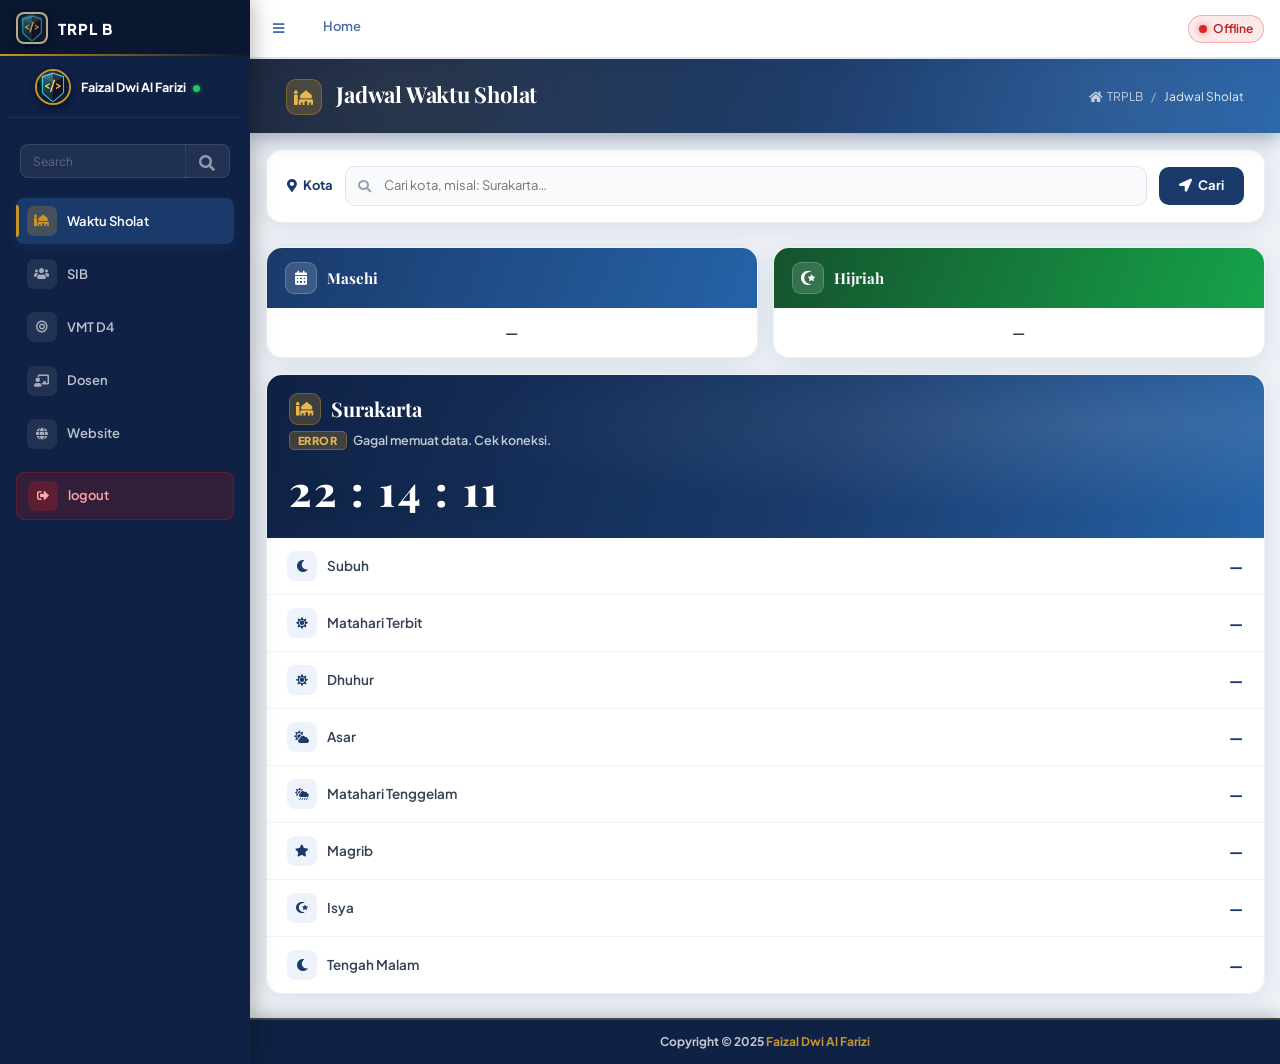
<file: index.html>
<!DOCTYPE html>
<html lang="en">
  <head>
    <meta charset="UTF-8" />
    <meta name="viewport" content="width=device-width, initial-scale=1.0" />
    <link
      rel="shortcut icon"
      href="asset/img/logo/sib.ico"
      type="image/x-icon"
    />
    <title>Bismillah</title>
  </head>

  <body>
    <script>
      window.location.href = "pages/waktu_sholat.html";
    </script>
  </body>
</html>
</file>
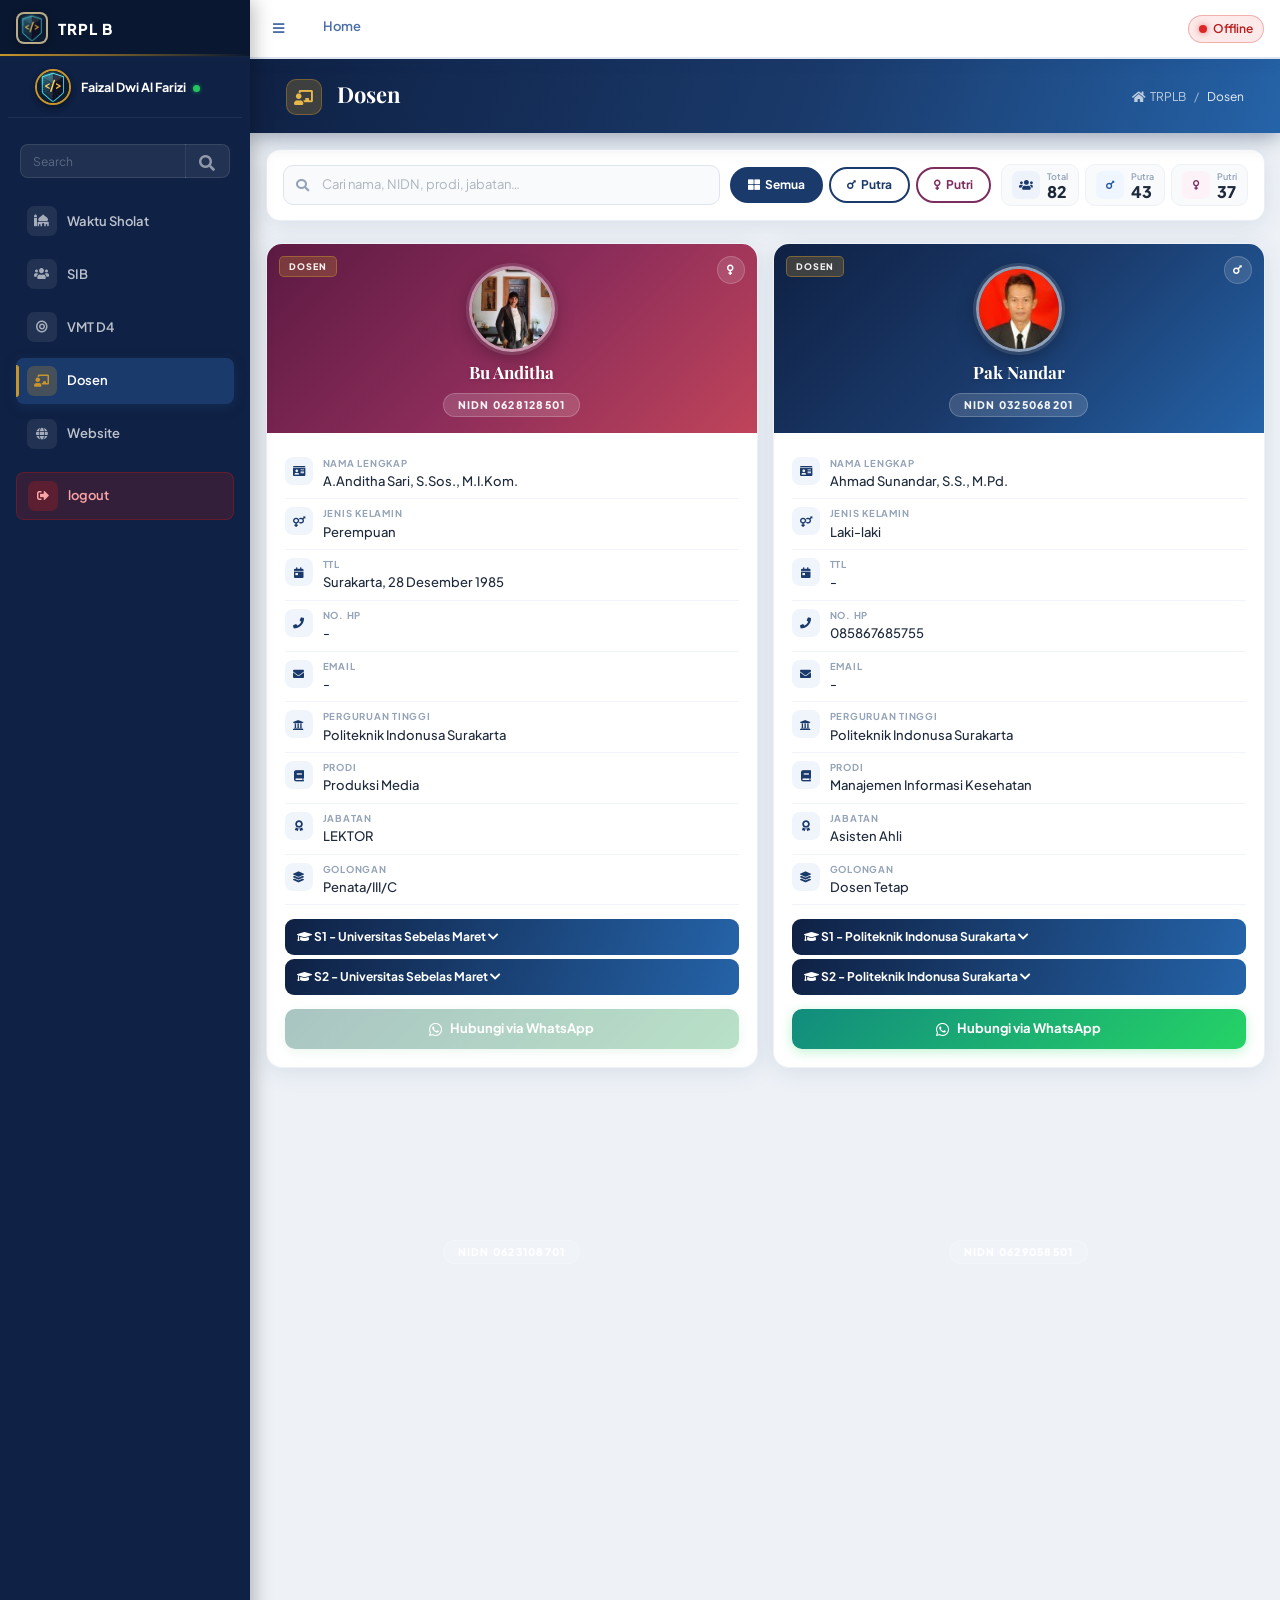
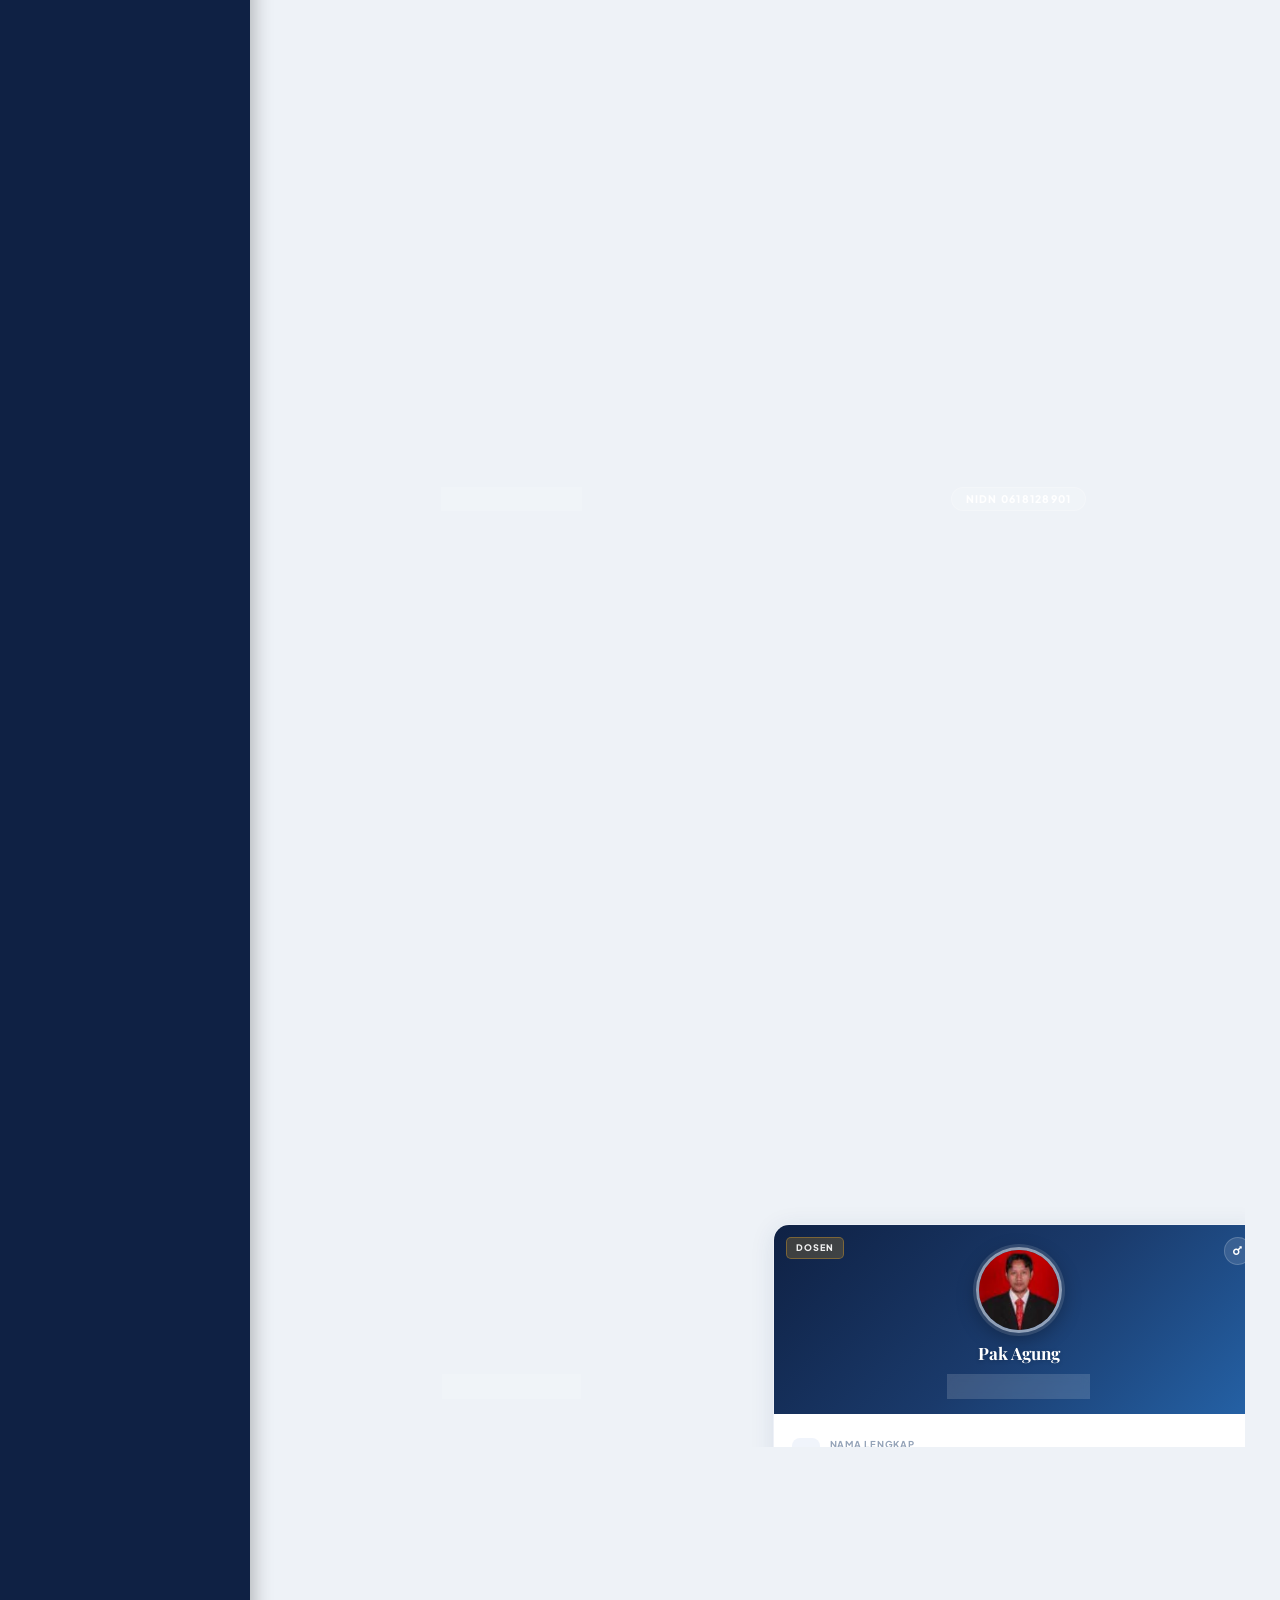
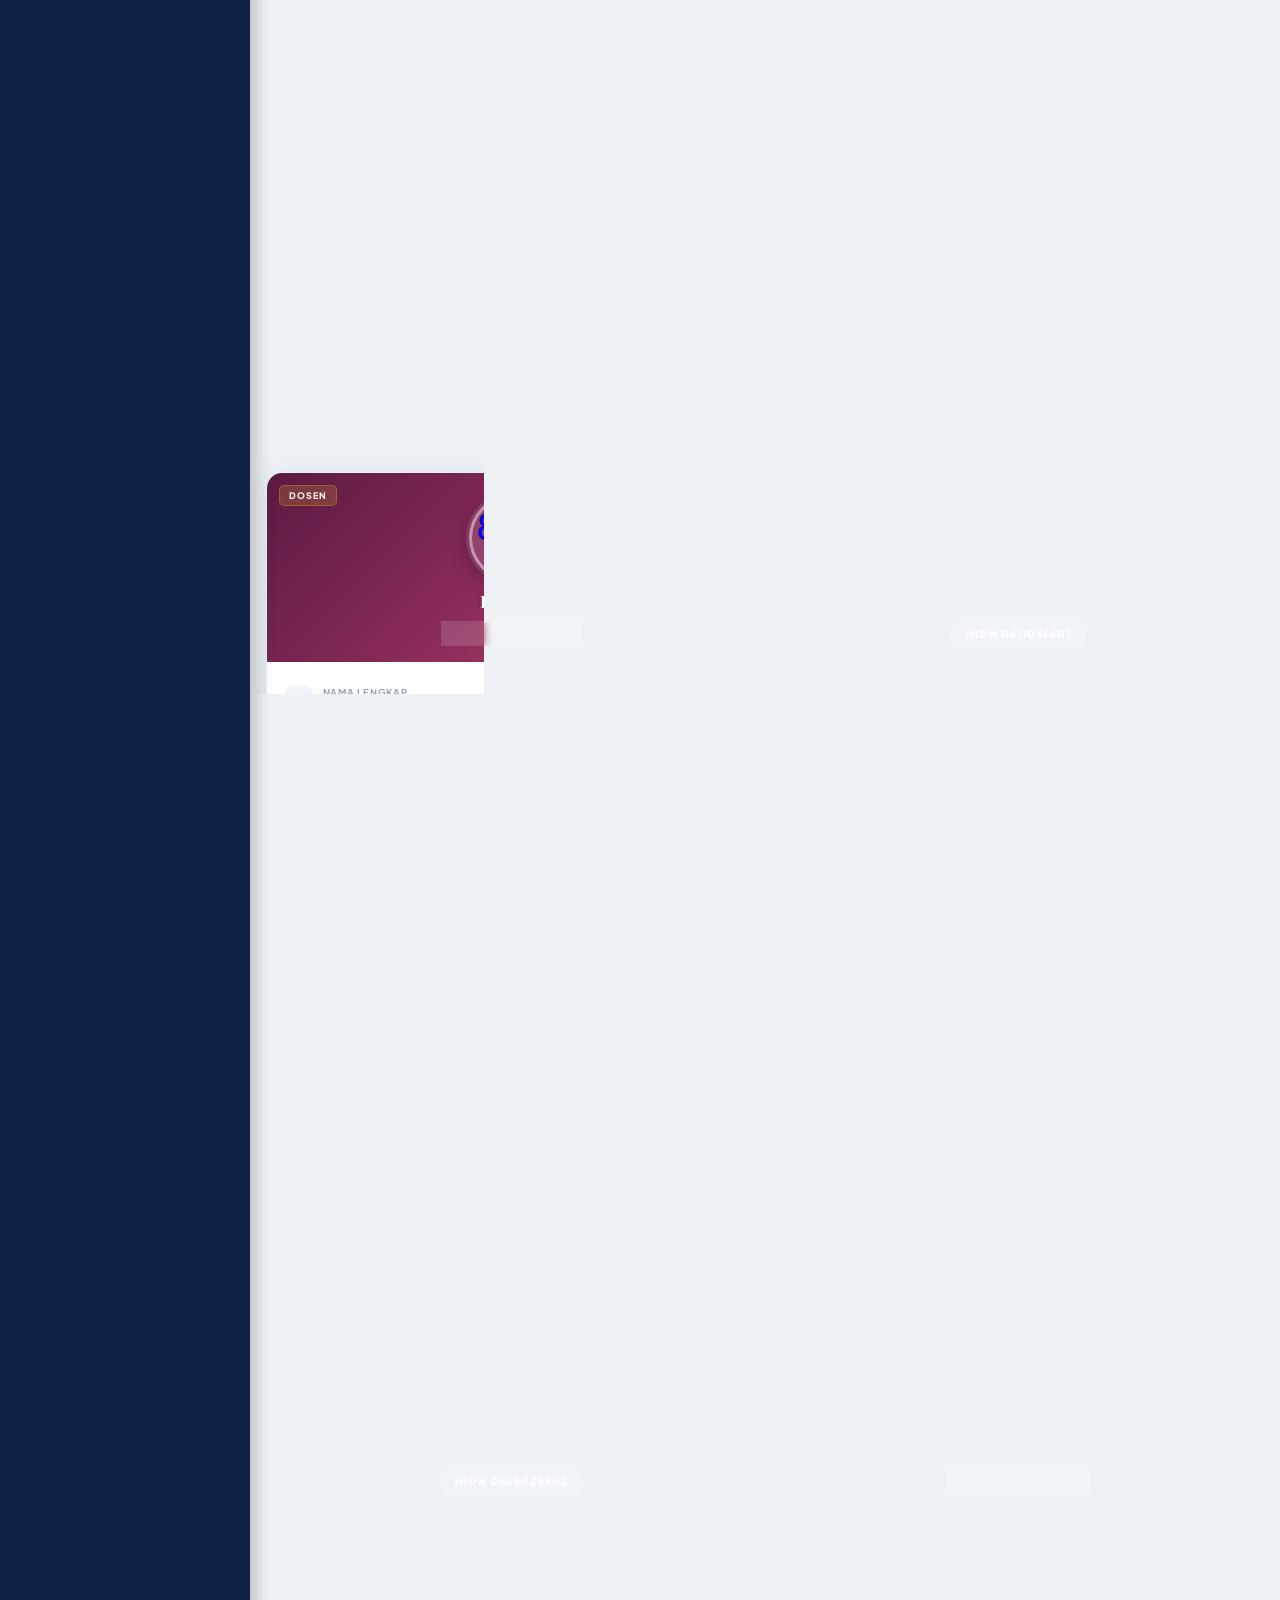
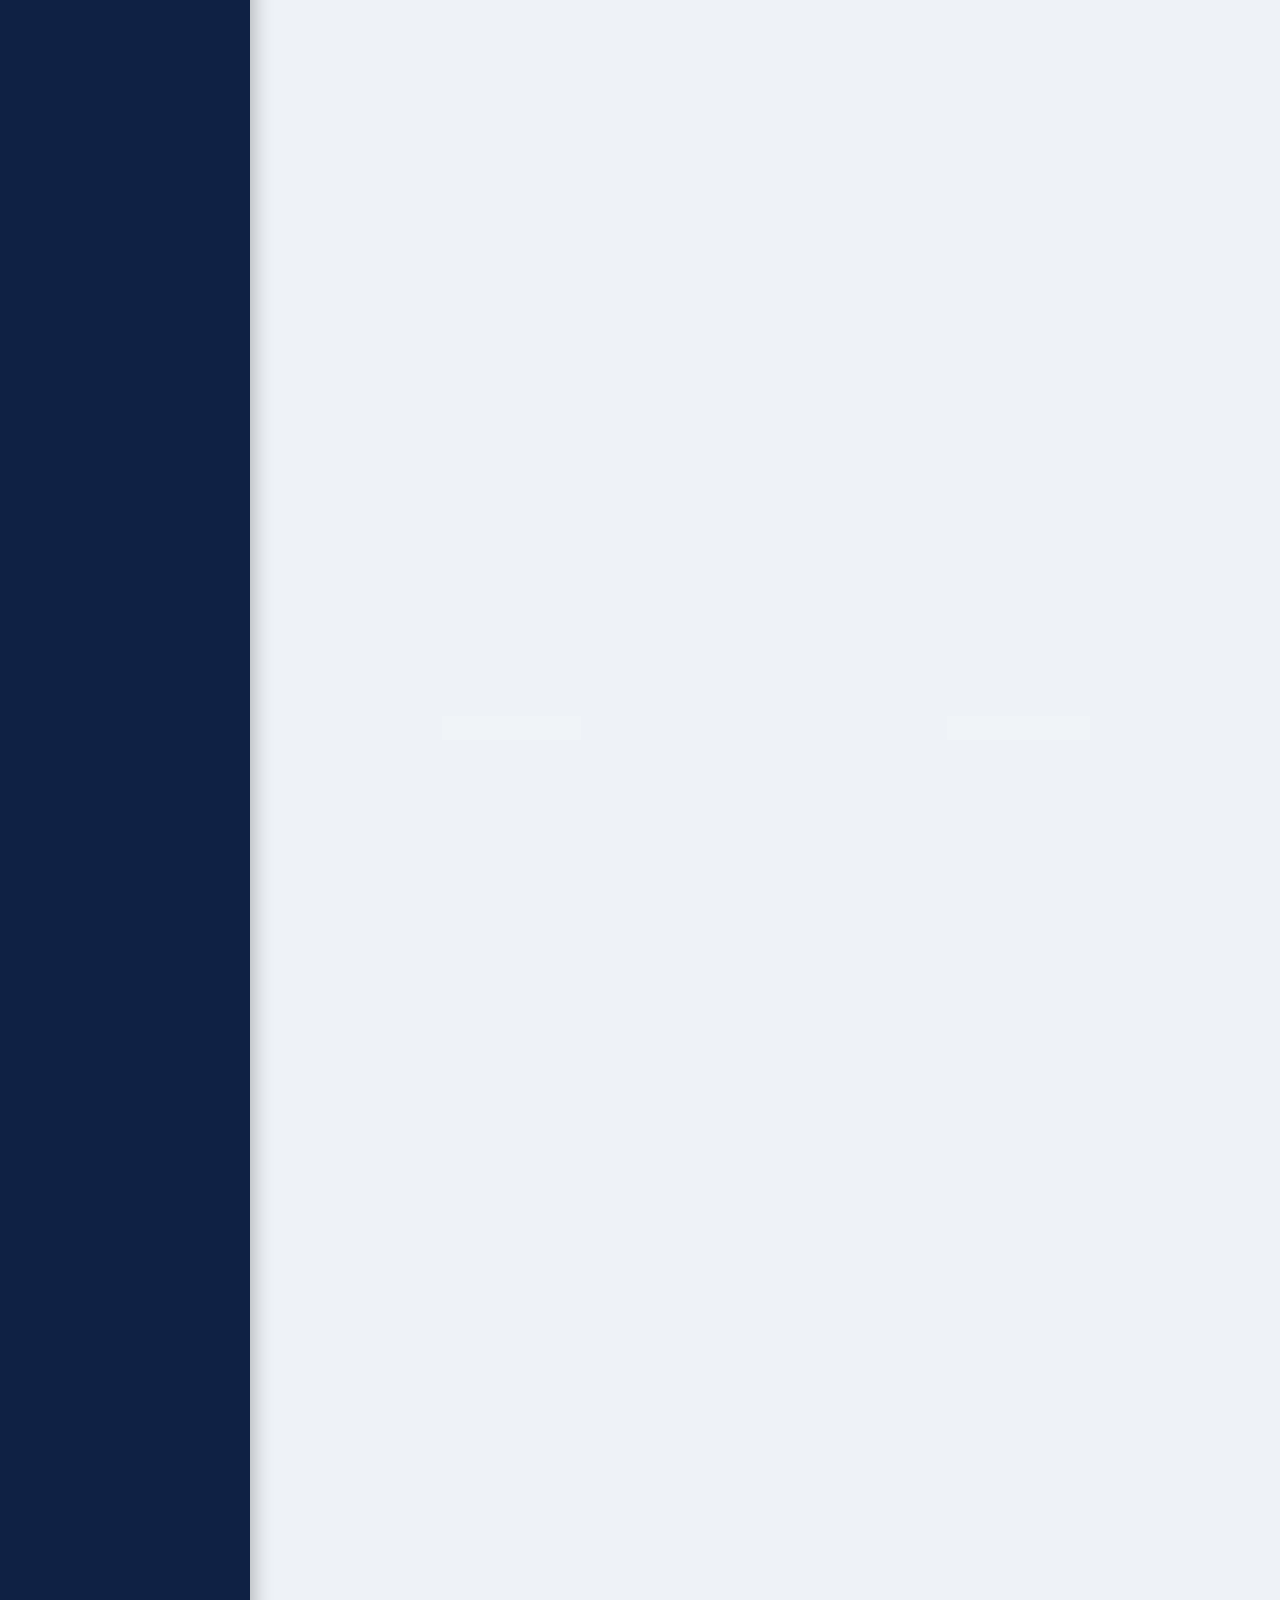
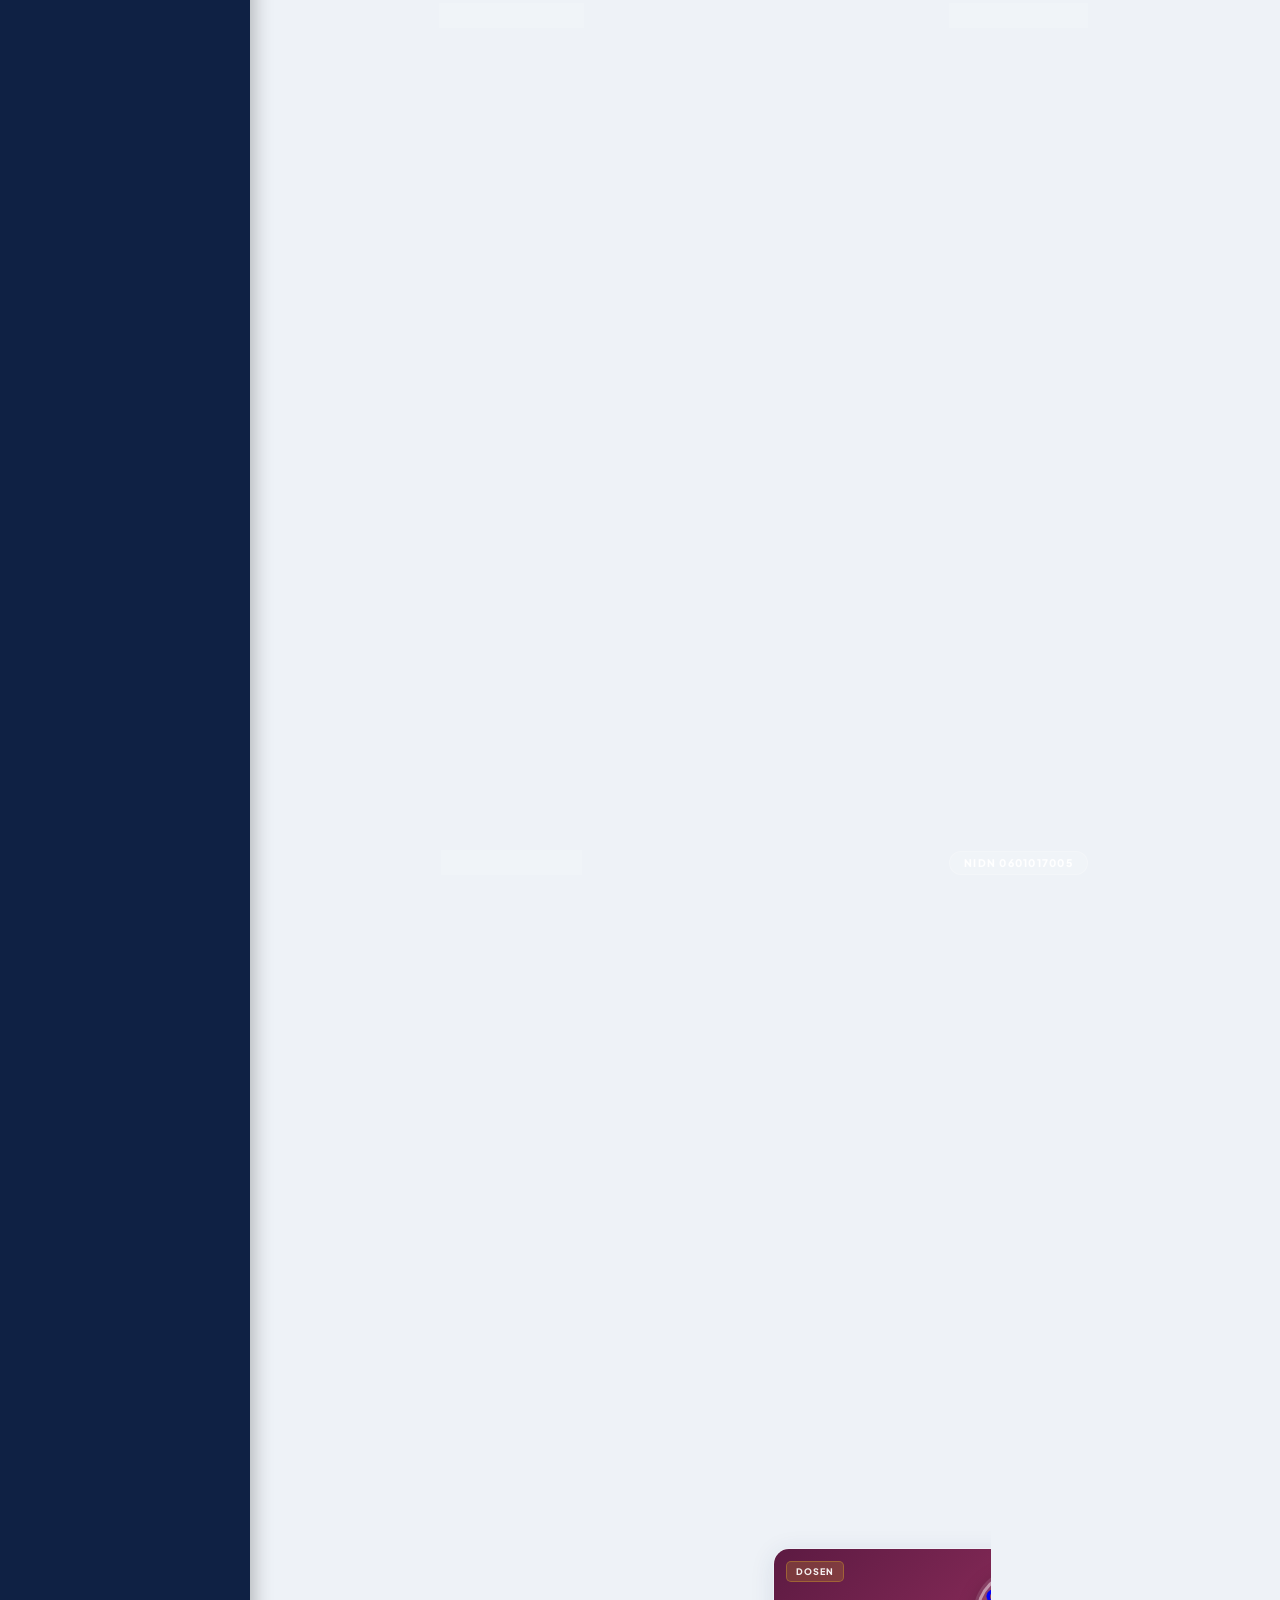
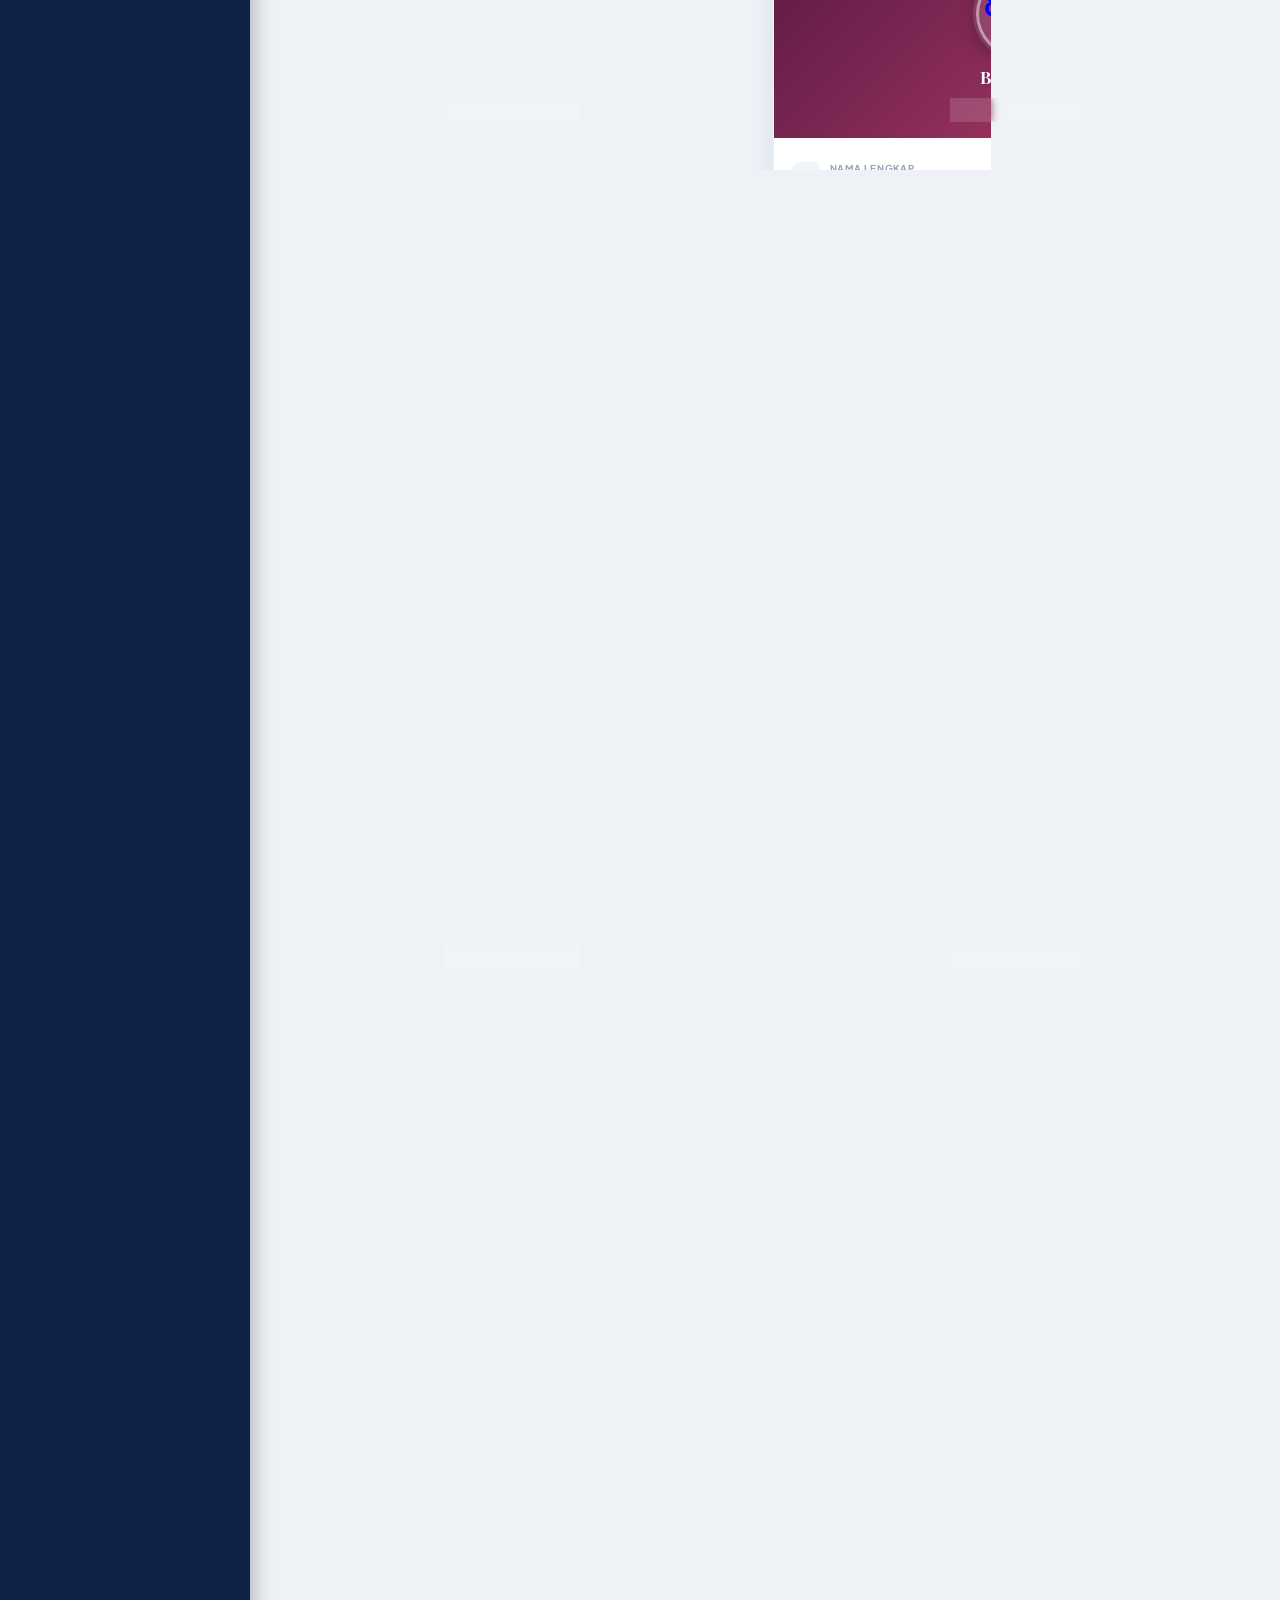
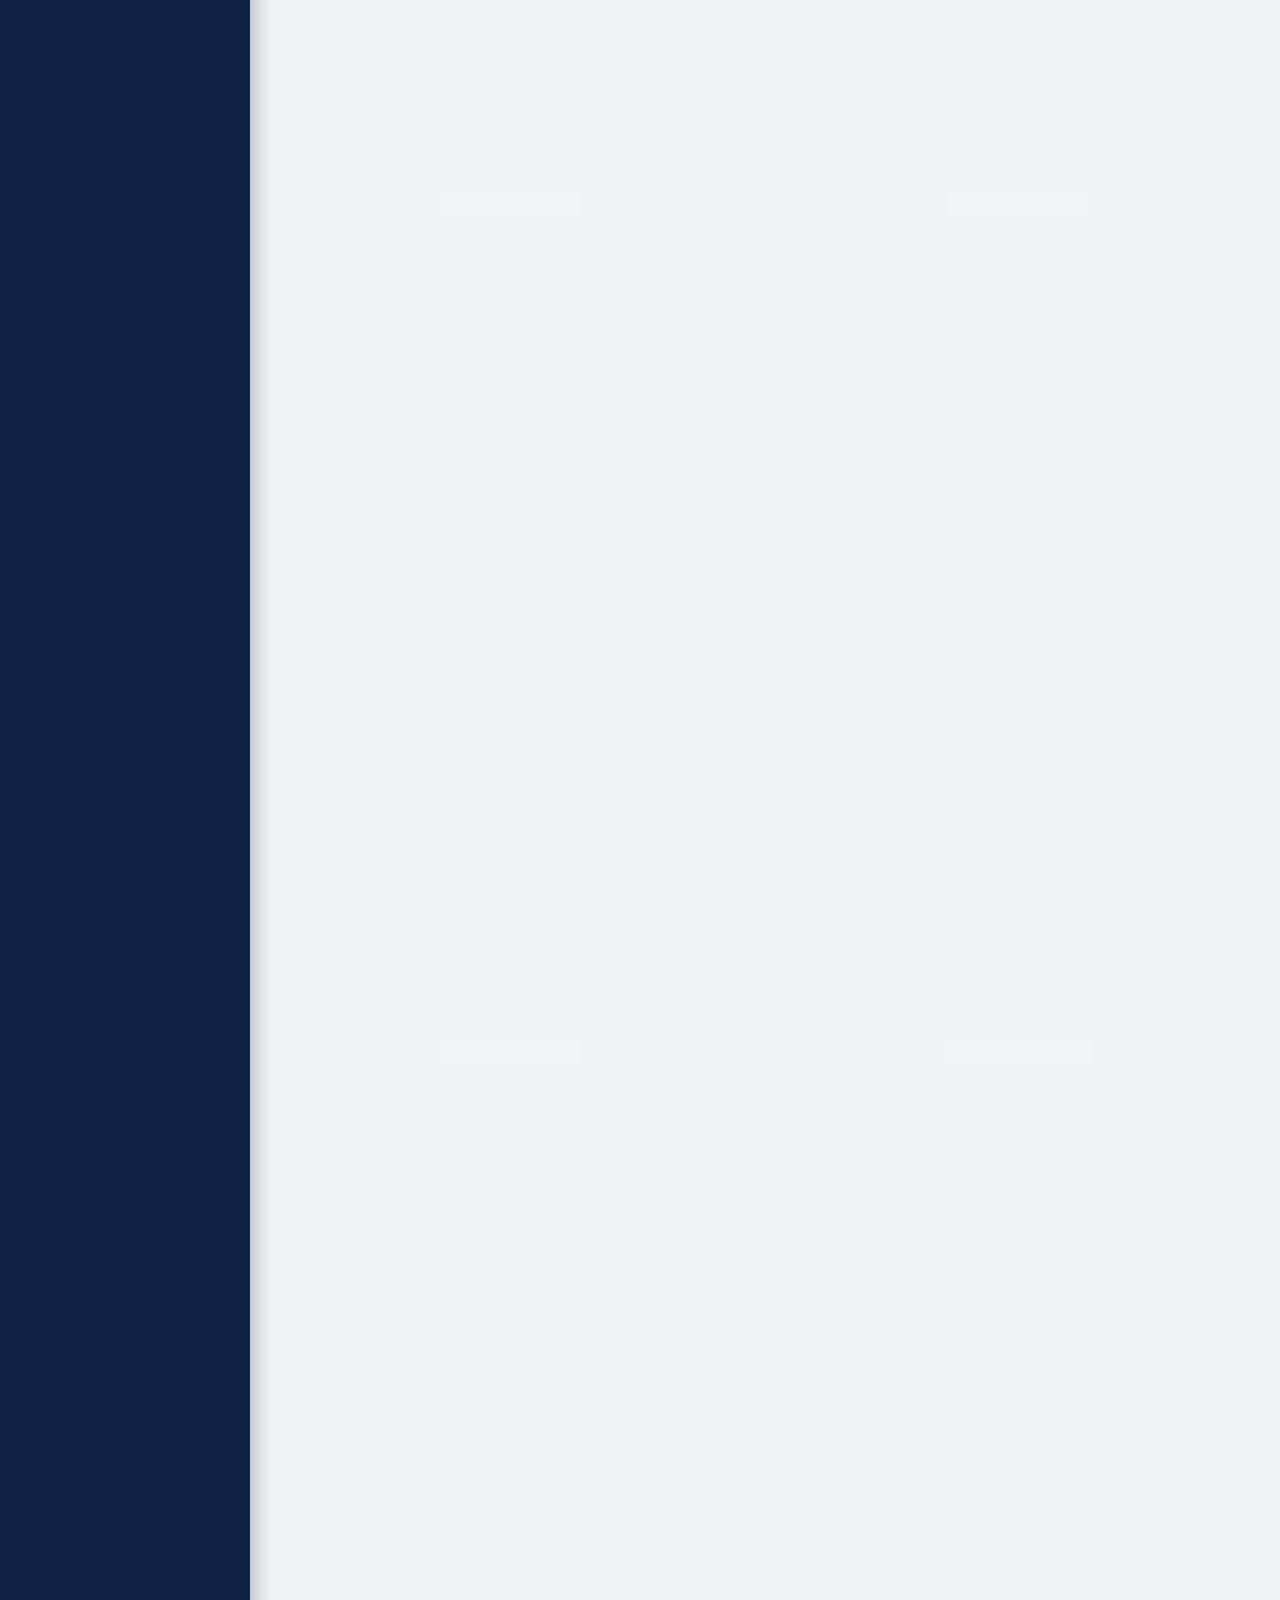
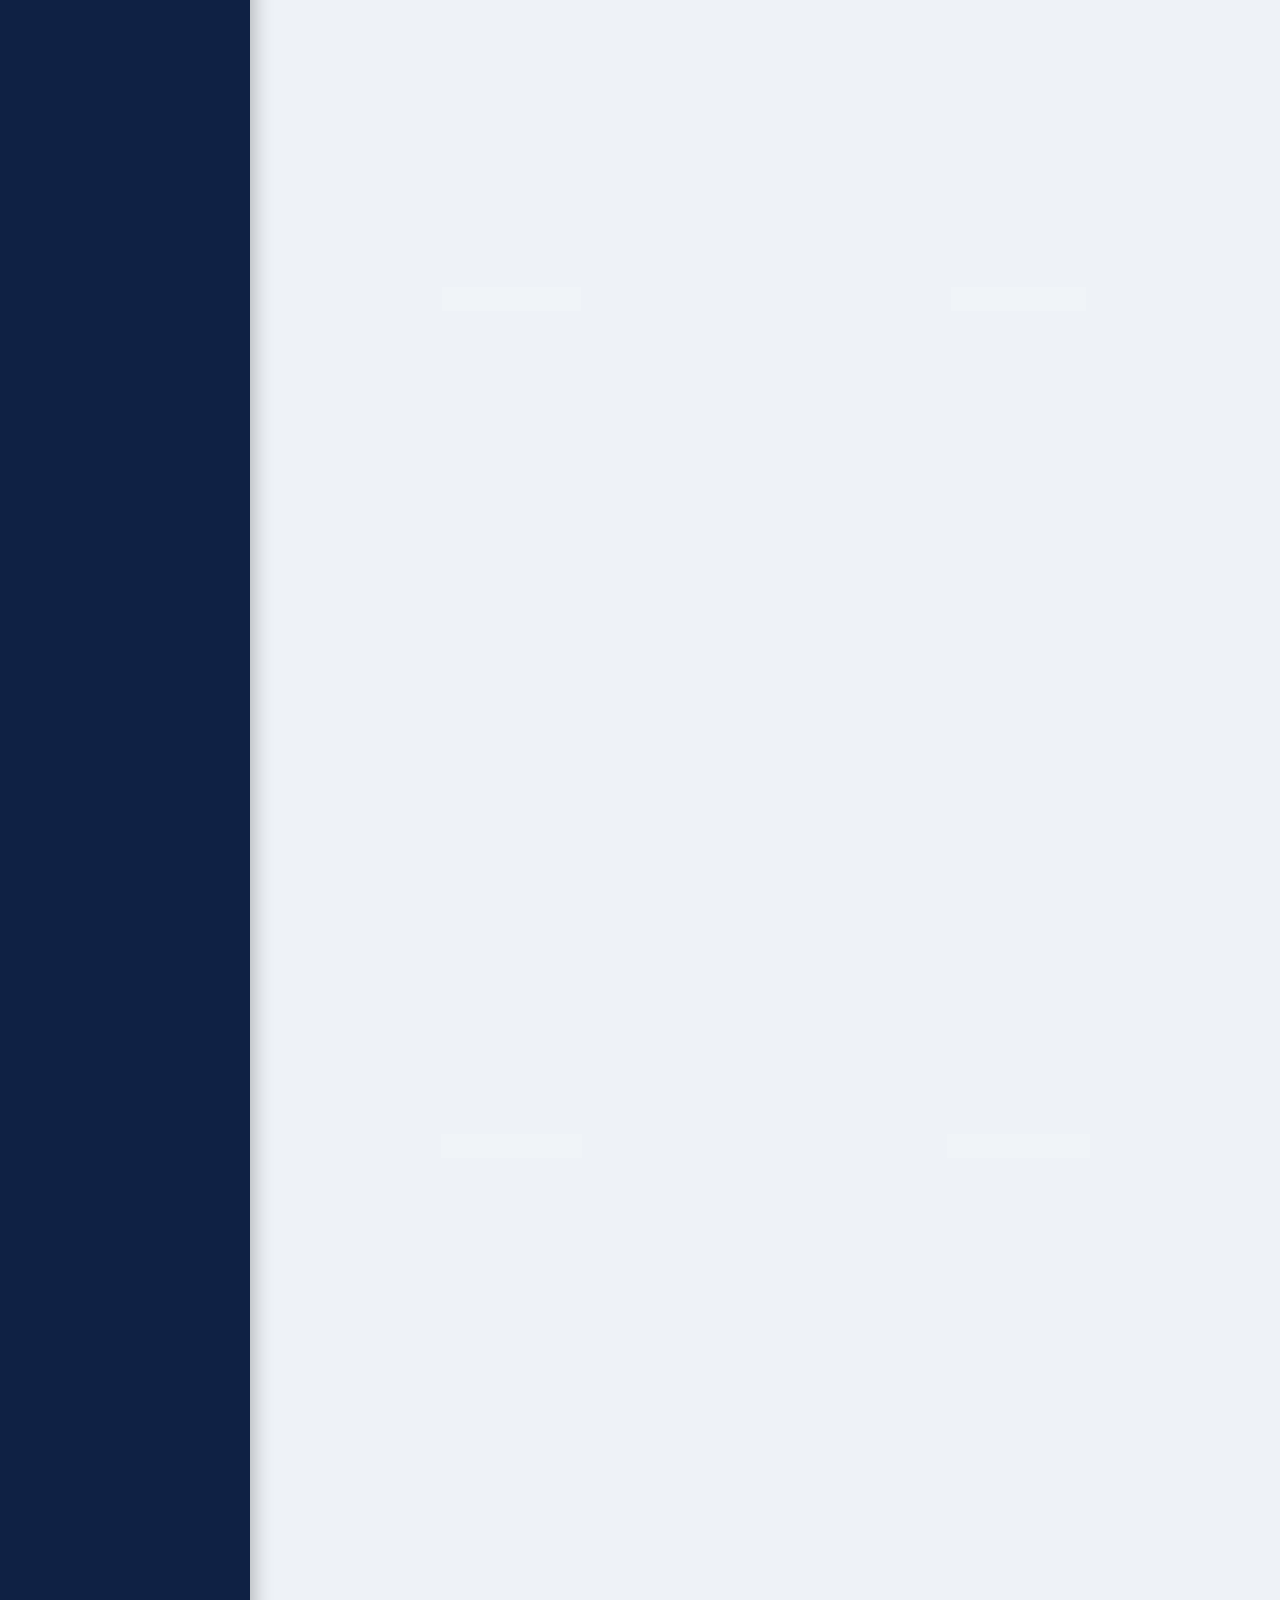
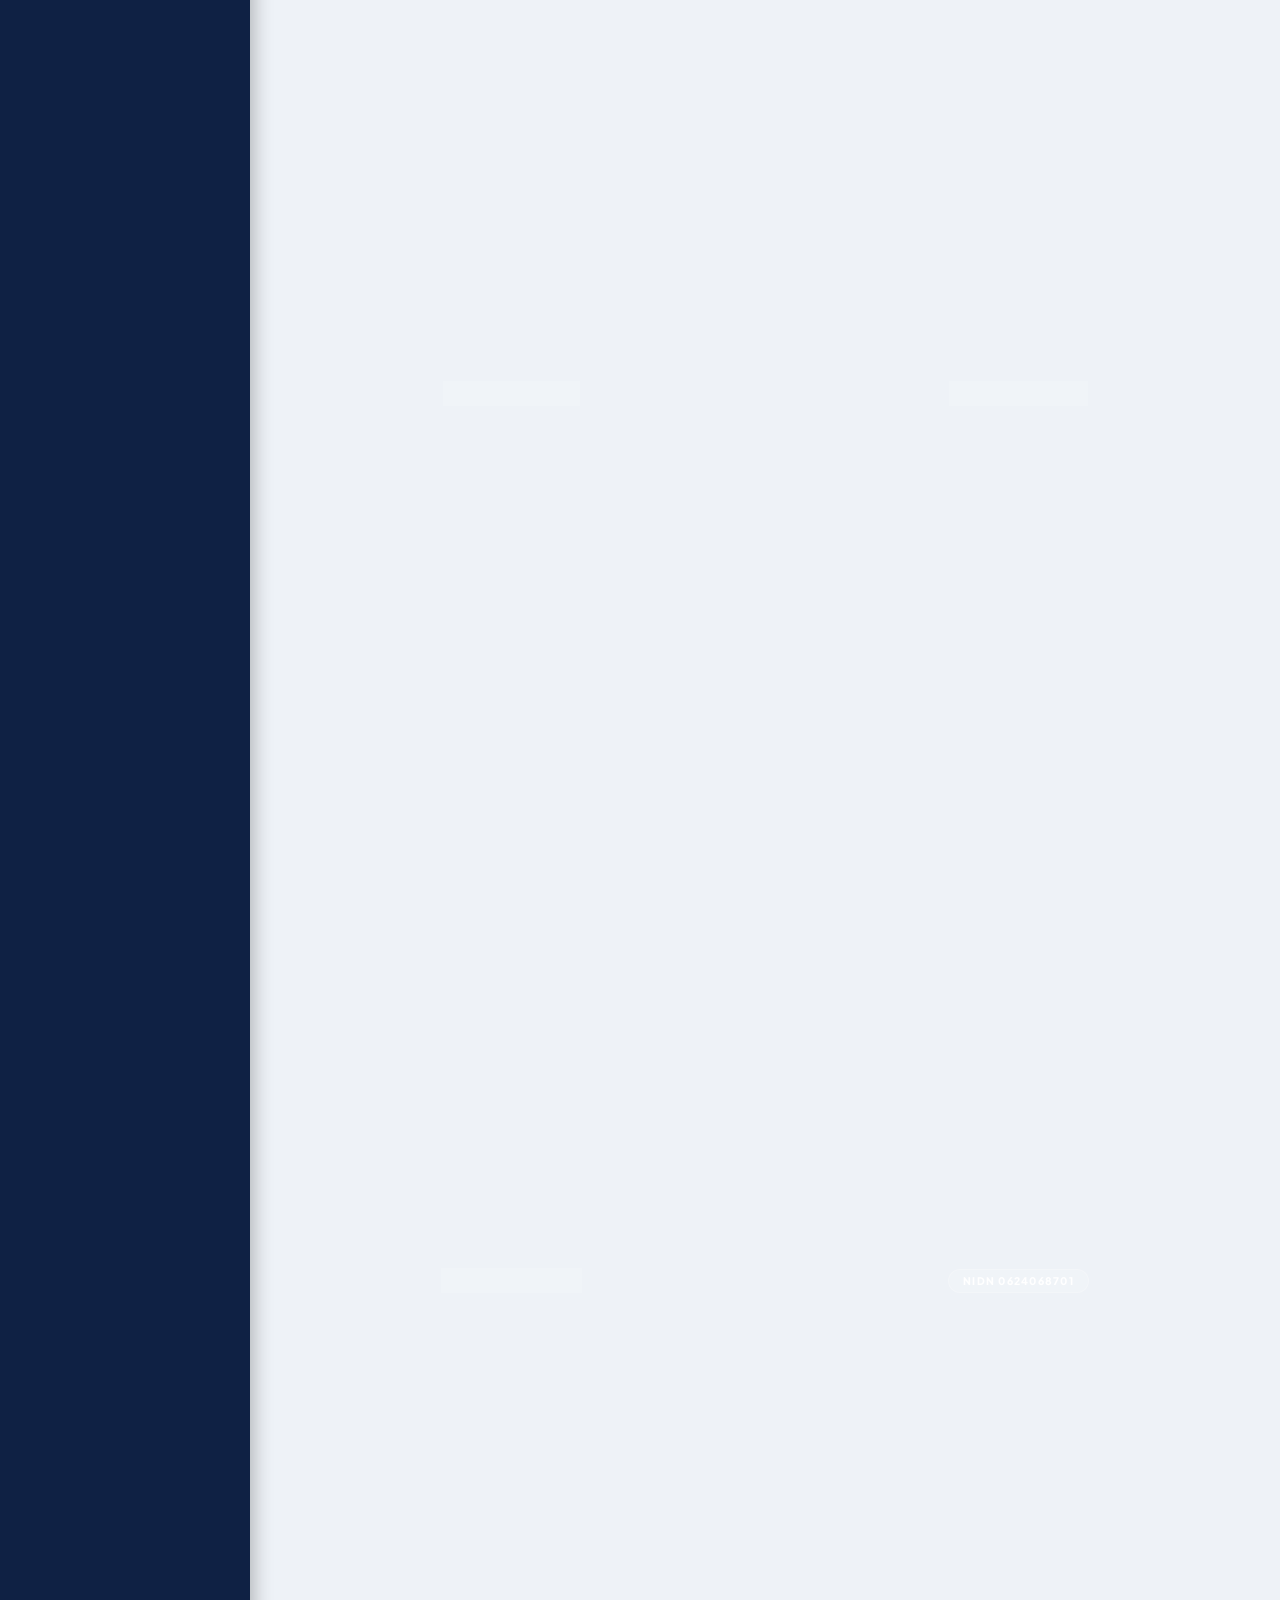
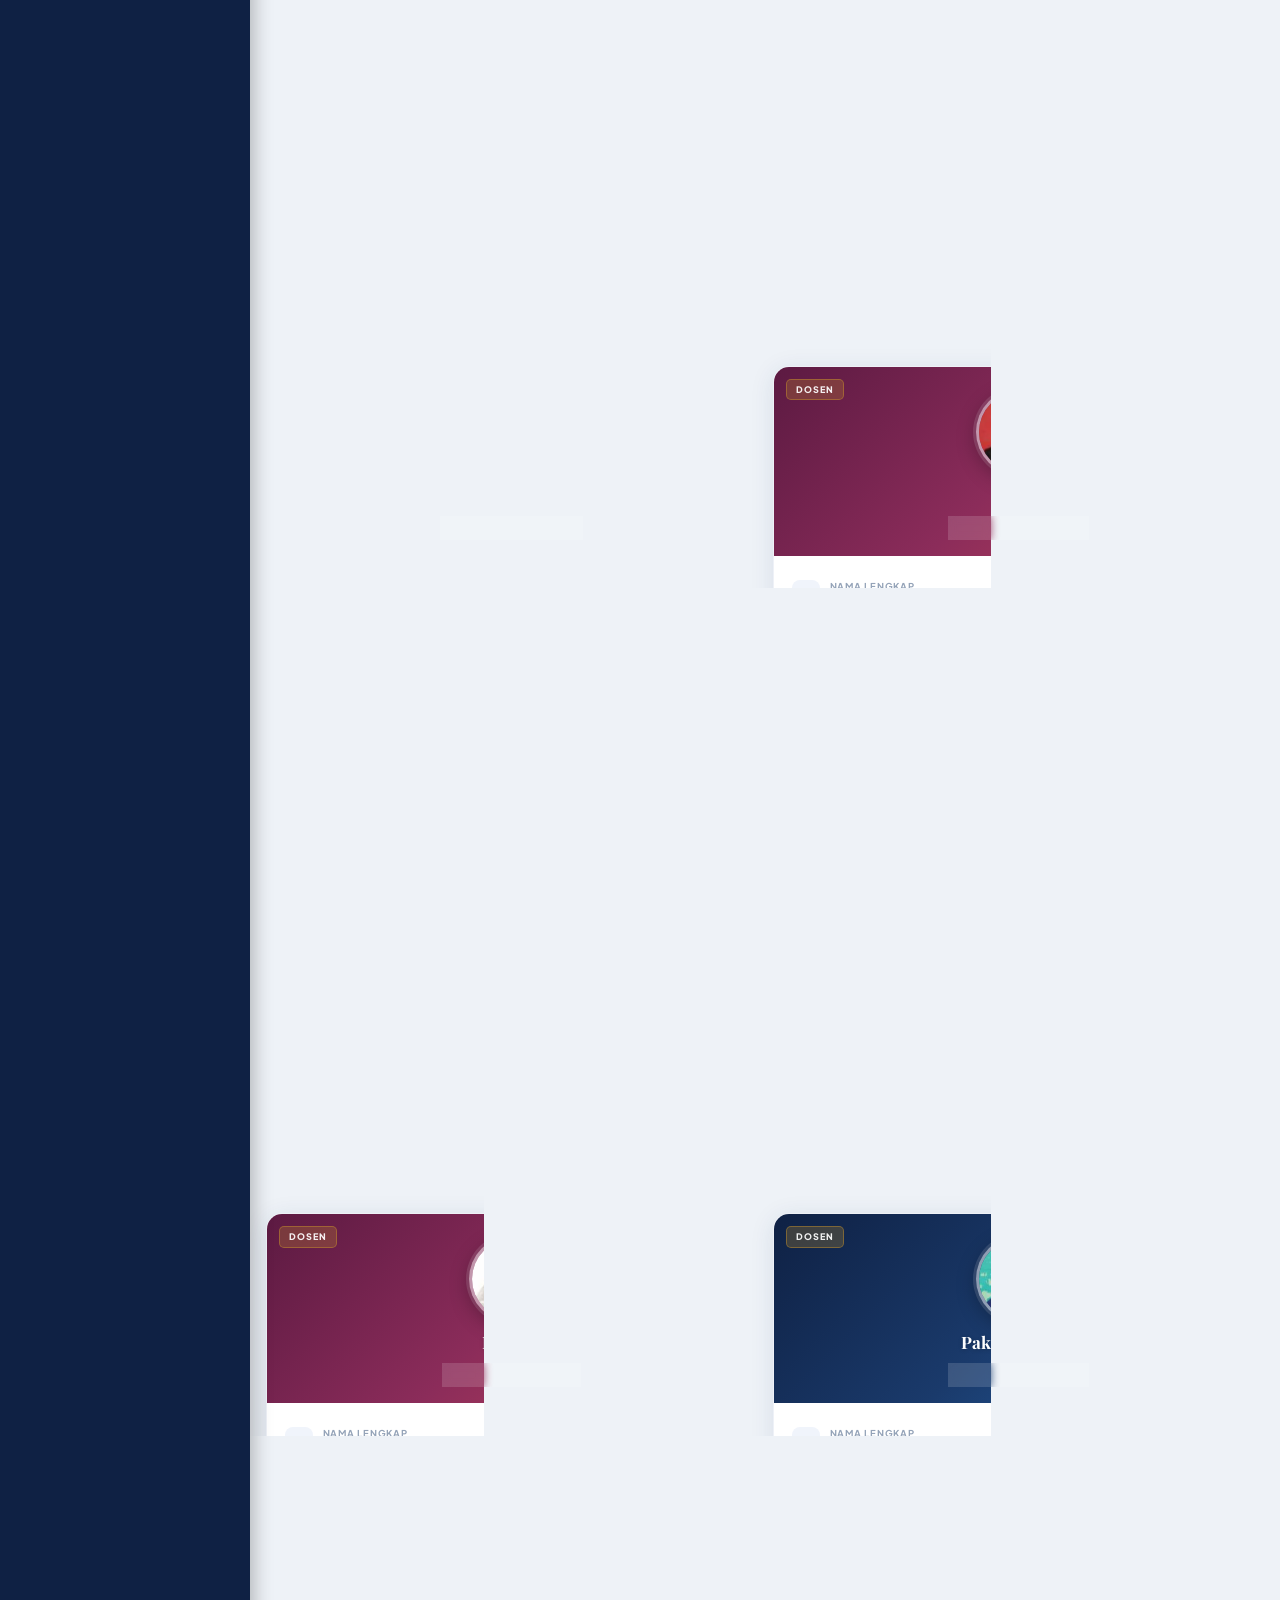
<file: pages/dosen.html>
<!DOCTYPE html>
<html lang="id">

<head>
	<meta charset="utf-8" />
	<meta content="width=device-width, initial-scale=1.0" name="viewport" />
	<title>Dosen — TRPL B</title>
	<meta name="author" content="Faizal Dwi Al Farizi" />

	<link rel="shortcut icon" href="asset/img/logo/sib.ico" type="image/x-icon" />
	<link rel="stylesheet"
		href="https://fonts.googleapis.com/css2?family=Plus+Jakarta+Sans:wght@400;500;600;700;800&family=Playfair+Display:wght@700;800&display=swap" />
	<link rel="stylesheet" href="../plugins/fontawesome-free/css/all.min.css" />
	<link rel="stylesheet" href="../asset/css/adminlte.min.css" />
	<link rel="stylesheet" href="../asset/css/fda.css" />

	<style>
		:root {
			--univ-blue: #1a3a6b;
			--univ-blue2: #2055a4;
			--univ-gold: #c8952a;
			--univ-gold2: #e8b84b;
			--female-a: #7b2d5e;
			--female-b: #b84070;
			--male-a: #1a3a6b;
			--male-b: #2563a8;
			--bg-page: #eef2f7;
			--card-radius: 16px;
			--shadow-card: 0 4px 24px rgba(26, 58, 107, .10);
			--shadow-hover: 0 12px 40px rgba(26, 58, 107, .20);
		}

		* {
			box-sizing: border-box;
		}

		body {
			font-family: 'Plus Jakarta Sans', sans-serif;
			background: var(--bg-page);
		}

		.content-wrapper {
			background: var(--bg-page);
		}

		/* Page Header */
		.content-header {
			background: linear-gradient(110deg, #0f2144 0%, #1a3a6b 55%, #2563a8 100%);
			padding: 20px 28px 18px;
			box-shadow: 0 4px 20px rgba(15, 33, 68, .4);
			position: relative;
			overflow: hidden;
		}

		.content-header::before {
			content: \'\';
			position: absolute;
			inset: 0;
			background: radial-gradient(circle at 15% 50%, rgba(200, 149, 42, .12) 0%, transparent 55%),
				radial-gradient(circle at 85% 20%, rgba(255, 255, 255, .06) 0%, transparent 45%);
			pointer-events: none;
		}

		.content-header h1 {
			color: #fff;
			font-family: 'Playfair Display', serif;
			font-size: 22px;
			font-weight: 700;
			margin: 0;
			position: relative;
		}

		.content-header h1 .header-icon {
			display: inline-flex;
			align-items: center;
			justify-content: center;
			width: 36px;
			height: 36px;
			border-radius: 10px;
			background: rgba(200, 149, 42, .25);
			border: 1px solid rgba(200, 149, 42, .4);
			font-size: 15px;
			color: var(--univ-gold2);
			margin-right: 10px;
			vertical-align: middle;
		}

		.content-header .breadcrumb {
			background: transparent;
			margin: 0;
			padding: 0;
			position: relative;
		}

		.content-header .breadcrumb-item,
		.content-header .breadcrumb-item+.breadcrumb-item::before {
			color: rgba(255, 255, 255, .55);
			font-size: 12px;
		}

		.content-header .breadcrumb-item.active {
			color: rgba(255, 255, 255, .9);
		}

		.content-header .breadcrumb-item a {
			color: rgba(255, 255, 255, .7);
			text-decoration: none;
		}

		/* Toolbar */
		.toolbar-card {
			background: #fff;
			border-radius: 14px;
			box-shadow: var(--shadow-card);
			border: 1px solid rgba(221, 228, 240, .6);
			padding: 14px 16px;
			margin-bottom: 22px;
		}

		.toolbar-inner {
			display: flex;
			flex-wrap: nowrap;
			align-items: center;
			gap: 10px;
		}

		.search-wrap {
			flex: 1 1 auto;
			min-width: 0;
			position: relative;
		}

		.search-wrap i {
			position: absolute;
			left: 13px;
			top: 50%;
			transform: translateY(-50%);
			color: #94a3b8;
			font-size: 13px;
			pointer-events: none;
		}

		.search-wrap input {
			width: 100%;
			padding: 9px 14px 9px 38px;
			border-radius: 10px;
			border: 1.5px solid #dde4f0;
			background: #f8fafc;
			font-family: 'Plus Jakarta Sans', sans-serif;
			font-size: 13px;
			outline: none;
			transition: border .2s, box-shadow .2s;
			color: #1e293b;
		}

		.search-wrap input::placeholder {
			color: #adb5bd;
		}

		.search-wrap input:focus {
			border-color: var(--univ-blue);
			box-shadow: 0 0 0 3px rgba(26, 58, 107, .09);
			background: #fff;
		}

		.filter-pills {
			display: flex;
			gap: 6px;
			flex-shrink: 0;
		}

		.fpill {
			padding: 7px 16px;
			border-radius: 30px;
			font-size: 12px;
			font-weight: 700;
			border: 2px solid transparent;
			cursor: pointer;
			transition: all .18s;
			font-family: 'Plus Jakarta Sans', sans-serif;
			display: flex;
			align-items: center;
			gap: 5px;
			white-space: nowrap;
		}

		.fpill-all {
			background: var(--univ-blue);
			color: #fff;
			border-color: var(--univ-blue);
		}

		.fpill-male {
			background: #fff;
			color: var(--univ-blue);
			border-color: var(--univ-blue);
		}

		.fpill-male:hover {
			background: #f0f4fb;
		}

		.fpill-female {
			background: #fff;
			color: var(--female-a);
			border-color: var(--female-a);
		}

		.fpill-female:hover {
			background: #fdf0f5;
		}

		.stats-row {
			display: flex;
			gap: 6px;
			flex-shrink: 0;
		}

		.stat-chip {
			display: flex;
			align-items: center;
			gap: 7px;
			background: #f8fafc;
			border: 1px solid #eef2f7;
			border-radius: 10px;
			padding: 5px 10px;
			white-space: nowrap;
		}

		.stat-chip .chip-icon {
			width: 28px;
			height: 28px;
			border-radius: 7px;
			display: flex;
			align-items: center;
			justify-content: center;
			font-size: 11px;
		}

		.chip-icon.total {
			background: #eef2fb;
			color: var(--univ-blue);
		}

		.chip-icon.male {
			background: #eff6ff;
			color: var(--univ-blue2);
		}

		.chip-icon.female {
			background: #fdf2f8;
			color: var(--female-a);
		}

		.stat-chip .chip-val {
			font-size: 16px;
			font-weight: 800;
			line-height: 1;
			color: #1e293b;
		}

		.stat-chip .chip-lbl {
			font-size: 9px;
			color: #94a3b8;
			font-weight: 600;
		}

		/* Cards */
		.item {
			margin-bottom: 22px;
			animation: fadeUp .38s both;
		}

		@keyframes fadeUp {
			from {
				opacity: 0;
				transform: translateY(16px);
			}

			to {
				opacity: 1;
				transform: translateY(0);
			}
		}

		.pcard {
			border-radius: var(--card-radius);
			overflow: hidden;
			box-shadow: var(--shadow-card);
			border: 1px solid rgba(221, 228, 240, .5);
			transition: transform .22s cubic-bezier(.34, 1.56, .64, 1), box-shadow .22s;
			background: #fff;
		}

		.pcard:hover {
			transform: translateY(-5px);
			box-shadow: var(--shadow-hover);
		}

		/* Card head */
		.pcard-head {
			padding: 22px 20px 16px;
			position: relative;
			display: flex;
			flex-direction: column;
			align-items: center;
			gap: 10px;
		}

		.pcard-head.female {
			background: linear-gradient(135deg, #5c1a42 0%, #8b2c5a 50%, #c0445a 100%);
		}

		.pcard-head.male {
			background: linear-gradient(135deg, #0f2144 0%, #1a3a6b 50%, #2563a8 100%);
		}

		.pcard-head::before {
			content: \'\';
			position: absolute;
			inset: 0;
			background: radial-gradient(ellipse at 80% 15%, rgba(255, 255, 255, .14) 0%, transparent 55%);
			pointer-events: none;
		}

		.pcard-head::after {
			content: \'\';
			position: absolute;
			inset: 0;
			opacity: .05;
			background-image: url("data:image/svg+xml,%3Csvg xmlns=\'http://www.w3.org/2000/svg\' width=\'28\' height=\'49\'%3E%3Cpath d=\'M14 0l14 8v16l-14 8L0 24V8z\' fill=\'none\' stroke=\'white\' stroke-width=\'1\'/%3E%3C/svg%3E");
			pointer-events: none;
		}

		.avatar-ring {
			width: 86px;
			height: 86px;
			border-radius: 50%;
			border: 3px solid rgba(255, 255, 255, .45);
			box-shadow: 0 0 0 3px rgba(255, 255, 255, .12), 0 6px 20px rgba(0, 0, 0, .3);
			overflow: hidden;
			background: rgba(255, 255, 255, .12);
			flex-shrink: 0;
			position: relative;
			z-index: 1;
			transition: box-shadow .22s;
		}

		.pcard:hover .avatar-ring {
			box-shadow: 0 0 0 4px rgba(200, 149, 42, .5), 0 8px 24px rgba(0, 0, 0, .35);
		}

		.avatar-ring img {
			width: 100%;
			height: 100%;
			object-fit: cover;
		}

		.avatar-fallback {
			width: 100%;
			height: 100%;
			display: flex;
			align-items: center;
			justify-content: center;
			font-size: 30px;
			color: rgba(255, 255, 255, .65);
		}

		.pcard-name {
			font-family: 'Playfair Display', serif;
			font-size: 17px;
			font-weight: 700;
			color: #fff;
			text-align: center;
			line-height: 1.25;
			position: relative;
			z-index: 1;
			text-shadow: 0 1px 4px rgba(0, 0, 0, .2);
		}

		.pcard-nidn {
			display: inline-block;
			background: rgba(255, 255, 255, .15);
			backdrop-filter: blur(4px);
			color: rgba(255, 255, 255, .95);
			font-size: 10.5px;
			font-weight: 800;
			letter-spacing: .12em;
			padding: 3px 14px;
			border-radius: 30px;
			border: 1px solid rgba(255, 255, 255, .2);
			position: relative;
			z-index: 1;
		}

		.gender-badge {
			position: absolute;
			top: 12px;
			right: 12px;
			width: 28px;
			height: 28px;
			border-radius: 50%;
			background: rgba(255, 255, 255, .12);
			border: 1px solid rgba(255, 255, 255, .18);
			display: flex;
			align-items: center;
			justify-content: center;
			font-size: 12px;
			color: #fff;
			z-index: 1;
		}

		.dosen-tag {
			position: absolute;
			top: 12px;
			left: 12px;
			background: rgba(200, 149, 42, .25);
			border: 1px solid rgba(200, 149, 42, .45);
			color: rgba(255, 255, 255, .92);
			font-size: 9px;
			font-weight: 800;
			letter-spacing: .12em;
			padding: 3px 9px;
			border-radius: 5px;
			z-index: 1;
		}

		/* Card body */
		.pcard-body {
			padding: 16px 18px 18px;
		}

		.info-item {
			display: flex;
			align-items: flex-start;
			gap: 10px;
			padding: 7px 0;
			border-bottom: 1px solid #f1f5fb;
			font-size: 13px;
		}

		.info-item:last-of-type {
			border-bottom: none;
		}

		.info-icon {
			width: 28px;
			height: 28px;
			border-radius: 8px;
			background: #f0f4fb;
			display: flex;
			align-items: center;
			justify-content: center;
			flex-shrink: 0;
			font-size: 11px;
			color: var(--univ-blue);
			margin-top: 1px;
		}

		.lbl {
			font-size: 9.5px;
			font-weight: 700;
			color: #94a3b8;
			letter-spacing: .08em;
			text-transform: uppercase;
			display: block;
			margin-bottom: 2px;
		}

		.val {
			color: #1e293b;
			font-size: 13px;
			line-height: 1.4;
			font-weight: 500;
		}

		/* Education accordion inside card */
		.edu-section {
			margin-top: 14px;
		}

		.edu-toggle {
			display: flex;
			align-items: center;
			gap: 8px;
			padding: 9px 12px;
			border-radius: 9px;
			background: linear-gradient(110deg, #0f2144, #2563a8);
			color: #fff;
			font-size: 12px;
			font-weight: 700;
			cursor: pointer;
			text-decoration: none !important;
			margin-bottom: 4px;
			transition: filter .18s;
		}

		.edu-toggle:hover {
			filter: brightness(1.1);
			color: #fff;
		}

		.edu-toggle .edu-chev {
			margin-left: auto;
			transition: transform .25s;
		}

		.edu-toggle[aria-expanded="true"] .edu-chev {
			transform: rotate(180deg);
		}

		.edu-body {
			background: #f8fafc;
			border-radius: 9px;
			padding: 12px 14px;
			margin-bottom: 6px;
			border: 1px solid #eef2f7;
			font-size: 12.5px;
		}

		.edu-row {
			display: flex;
			gap: 8px;
			padding: 5px 0;
			border-bottom: 1px solid #eef2f7;
		}

		.edu-row:last-child {
			border-bottom: none;
		}

		.edu-lbl {
			font-size: 9.5px;
			font-weight: 700;
			color: #94a3b8;
			text-transform: uppercase;
			letter-spacing: .06em;
			min-width: 70px;
			padding-top: 2px;
		}

		.edu-val {
			color: #1e293b;
			font-weight: 600;
		}

		/* WhatsApp button */
		.wa-btn {
			display: flex;
			align-items: center;
			justify-content: center;
			gap: 8px;
			width: 100%;
			margin-top: 14px;
			padding: 10px;
			border-radius: 10px;
			background: linear-gradient(135deg, #128C7E 0%, #25d366 100%);
			color: #fff !important;
			font-family: 'Plus Jakarta Sans', sans-serif;
			font-size: 13px;
			font-weight: 700;
			text-decoration: none !important;
			transition: filter .18s, transform .15s, box-shadow .18s;
			box-shadow: 0 3px 12px rgba(37, 211, 102, .28);
		}

		.wa-btn:hover {
			filter: brightness(1.06);
			transform: translateY(-1px);
			box-shadow: 0 6px 18px rgba(37, 211, 102, .38);
			color: #fff !important;
		}

		.wa-btn.disabled {
			opacity: .45;
			pointer-events: none;
			filter: grayscale(.5);
		}

		/* Empty state */
		#empty-state {
			display: none;
			text-align: center;
			padding: 90px 20px;
			color: #94a3b8;
		}

		.empty-icon {
			width: 76px;
			height: 76px;
			border-radius: 50%;
			background: #f0f4fb;
			display: flex;
			align-items: center;
			justify-content: center;
			font-size: 28px;
			color: #94a3b8;
			margin: 0 auto 18px;
		}

		#empty-state h5 {
			font-weight: 800;
			color: #4b5563;
			margin-bottom: 6px;
		}

		/* Footer */
		footer#footer,
		.main-footer {
			font-family: 'Plus Jakarta Sans', sans-serif !important;
			font-size: 12px !important;
			justify-content: center !important;
			text-align: center !important;
			flex-wrap: nowrap !important;
			white-space: nowrap !important;
			gap: 4px !important;
		}

		footer#footer .float-right,
		.main-footer .float-right {
			display: none !important;
		}

		/* Back to Top */
		.back-to-top {
			position: fixed;
			bottom: 24px;
			right: 24px;
			width: 42px;
			height: 42px;
			border-radius: 50%;
			background: var(--univ-blue);
			color: #fff;
			font-size: 22px;
			box-shadow: 0 4px 16px rgba(26, 58, 107, .35);
			opacity: 0;
			visibility: hidden;
			transform: translateY(10px);
			transition: opacity .25s, visibility .25s, transform .25s, background .18s;
			z-index: 9999;
			text-decoration: none;
			display: flex;
			align-items: center;
			justify-content: center;
		}

		.back-to-top:hover {
			background: var(--univ-blue2);
			color: #fff;
			transform: translateY(-2px);
			box-shadow: 0 8px 22px rgba(26, 58, 107, .45);
		}

		.back-to-top.show {
			opacity: 1;
			visibility: visible;
			transform: translateY(0);
		}

		.back-to-top .bi-arrow-up-short::before {
			content: "\2191";
			font-style: normal;
			font-size: 20px;
			font-weight: 700;
			line-height: 1;
			font-family: sans-serif;
		}

		@media (max-width: 640px) {
			.toolbar-inner {
				flex-wrap: wrap;
				gap: 10px;
			}

			.search-wrap {
				flex: 0 0 100%;
			}

			.filter-pills {
				order: 2;
				flex: 1 1 auto;
			}

			.stats-row {
				order: 3;
				flex: 0 0 auto;
				gap: 5px;
			}

			.fpill {
				padding: 6px 12px;
				font-size: 11.5px;
			}

			.stat-chip {
				padding: 4px 8px;
			}
		}
	</style>
</head>

<body class="hold-transition sidebar-mini">
	<div class="wrapper">

		<nav class="main-header navbar navbar-expand navbar-white navbar-light" id="navbar"></nav>
		<script src="../asset/js/layouts/navbar.js"></script>

		<aside class="main-sidebar sidebar-dark-teal elevation-4" id="sidebar"></aside>
		<script src="../asset/js/layouts/sidebar.js"></script>

		<div class="content-wrapper">

			<section class="content-header mb-3">
				<div class="container-fluid">
					<div class="row align-items-center">
						<div class="col-sm-7">
							<h1>
								<span class="header-icon"><i class="fas fa-chalkboard-teacher"></i></span>
								Dosen
							</h1>
						</div>
						<div class="col-sm-5">
							<ol class="breadcrumb float-sm-right">
								<li class="breadcrumb-item"><a href="waktu_sholat.html"><i
											class="fas fa-home mr-1"></i>TRPLB</a></li>
								<li class="breadcrumb-item active">Dosen</li>
							</ol>
						</div>
					</div>
				</div>
			</section>

			<section class="content">
				<div class="container-fluid">

					<div class="toolbar-card">
						<div class="toolbar-inner">
							<div class="search-wrap">
								<i class="fas fa-search"></i>
								<input type="search" id="searchInput" placeholder="Cari nama, NIDN, prodi, jabatan…"
									autocomplete="off" />
							</div>
							<div class="filter-pills">
								<button class="fpill fpill-all" data-filter="all"><i
										class="fas fa-th-large"></i>Semua</button>
								<button class="fpill fpill-male" data-filter="Laki-laki"><i
										class="fas fa-mars"></i>Putra</button>
								<button class="fpill fpill-female" data-filter="Perempuan"><i
										class="fas fa-venus"></i>Putri</button>
							</div>
							<div class="stats-row">
								<div class="stat-chip">
									<div class="chip-icon total"><i class="fas fa-users"></i></div>
									<div>
										<div class="chip-lbl">Total</div>
										<div class="chip-val" id="stat-total">0</div>
									</div>
								</div>
								<div class="stat-chip">
									<div class="chip-icon male"><i class="fas fa-mars"></i></div>
									<div>
										<div class="chip-lbl">Putra</div>
										<div class="chip-val" id="stat-male">0</div>
									</div>
								</div>
								<div class="stat-chip">
									<div class="chip-icon female"><i class="fas fa-venus"></i></div>
									<div>
										<div class="chip-lbl">Putri</div>
										<div class="chip-val" id="stat-female">0</div>
									</div>
								</div>
							</div>
						</div>
					</div>

					<div class="row" id="main-row"></div>
					<div id="empty-state">
						<div class="empty-icon"><i class="fas fa-user-slash"></i></div>
						<h5>Tidak ditemukan</h5>
						<p>Tidak ada dosen yang cocok dengan pencarian kamu.</p>
					</div>

				</div>
			</section>
		</div>

		<footer class="main-footer" id="footer"></footer>
		<script src="../asset/js/layouts/footer.js"></script>

		<a href="#" class="back-to-top d-flex align-items-center justify-content-center">
			<i class="bi bi-arrow-up-short"></i>
		</a>

	</div>

	<script src="../plugins/jquery/jquery.min.js"></script>
	<script src="../plugins/bootstrap/js/bootstrap.bundle.min.js"></script>
	<script src="../asset/js/adminlte.min.js"></script>
	<script src="../asset/data/dosen.js"></script>

	<script>
		/* ── Stats ── */
		document.getElementById('stat-total').textContent = dosen.length;
		document.getElementById('stat-male').textContent = dosen.filter(d => d.gender === 'Laki-laki').length;
		document.getElementById('stat-female').textContent = dosen.filter(d => d.gender === 'Perempuan').length;

		function waHref(hp) {
			if (!hp || hp === '-') return null;
			let n = hp.replace(/\D/g, '');
			if (n.startsWith('0')) n = '62' + n.slice(1);
			return 'https://wa.me/' + n;
		}

		const fields = [{
				icon: 'fa-id-card',
				lbl: 'Nama Lengkap',
				key: 'nama'
			},
			{
				icon: 'fa-venus-mars',
				lbl: 'Jenis Kelamin',
				key: 'gender'
			},
			{
				icon: 'fa-calendar-day',
				lbl: 'TTL',
				key: 'ttl'
			},
			{
				icon: 'fa-phone',
				lbl: 'No. HP',
				key: 'hp'
			},
			{
				icon: 'fa-envelope',
				lbl: 'Email',
				key: 'email'
			},
			{
				icon: 'fa-university',
				lbl: 'Perguruan Tinggi',
				key: 'pt'
			},
			{
				icon: 'fa-book',
				lbl: 'Prodi',
				key: 'prodi'
			},
			{
				icon: 'fa-award',
				lbl: 'Jabatan',
				key: 'jabatan'
			},
			{
				icon: 'fa-layer-group',
				lbl: 'Golongan',
				key: 'golongan'
			},
		];

		let eduCounter = 0;

		function buildCard(d, delay) {
			const col = document.createElement('div');
			col.className = 'col-md-6 item';
			col.style.animationDelay = delay + 'ms';
			col.dataset.nama = (d.nama || '').toLowerCase();
			col.dataset.nidn = (d.nidn || '').toLowerCase();
			col.dataset.prodi = (d.prodi || '').toLowerCase();
			col.dataset.jabatan = (d.jabatan || '').toLowerCase();
			col.dataset.gender = d.gender || '';

			const genderClass = d.gender === 'Perempuan' ? 'female' : 'male';
			const genderIcon = d.gender === 'Perempuan' ? 'fa-venus' : 'fa-mars';

			const rows = fields.map(f => `
		<div class="info-item">
			<div class="info-icon"><i class="fas ${f.icon}"></i></div>
			<div style="min-width:0">
				<span class="lbl">${f.lbl}</span>
				<span class="val">${d[f.key] || '-'}</span>
			</div>
		</div>`).join('');

			// Education accordion
			let eduHtml = '';
			if (d.edu && d.edu.length > 0) {
				eduHtml = '<div class="edu-section">';
				d.edu.forEach((e, i) => {
					const uid = `edu-${++eduCounter}`;
					eduHtml += `
				<a class="edu-toggle d-block" data-toggle="collapse" href="#${uid}" aria-expanded="false" role="button">
					<i class="fas fa-graduation-cap"></i> ${e.title}
					<i class="fas fa-chevron-down edu-chev"></i>
				</a>
				<div id="${uid}" class="collapse">
					<div class="edu-body">
						<div class="edu-row"><span class="edu-lbl">Gelar</span><span class="edu-val">${e.gelar}</span></div>
						<div class="edu-row"><span class="edu-lbl">Universitas</span><span class="edu-val">${e.univ}</span></div>
						<div class="edu-row"><span class="edu-lbl">Tahun Lulus</span><span class="edu-val">${e.tahun}</span></div>
					</div>
				</div>`;
				});
				eduHtml += '</div>';
			}

			const wa = waHref(d.hp);
			const waBtnClass = wa ? 'wa-btn' : 'wa-btn disabled';
			const waHrefStr = wa ? wa : '#';

			col.innerHTML = `
	<div class="pcard">
		<div class="pcard-head ${genderClass}">
			<span class="dosen-tag">DOSEN</span>
			<span class="gender-badge"><i class="fas ${genderIcon}"></i></span>
			<div class="avatar-ring">
				<img src="${d.photo}" alt="${d.panggilan}" loading="lazy"
					onerror="this.parentElement.innerHTML='<div class=\'avatar-fallback\'><i class=\'fas fa-user-tie\'></i></div>'" />
			</div>
			<div class="pcard-name">${d.panggilan}</div>
			${d.nidn && d.nidn !== '-' ? `<span class="pcard-nidn">NIDN ${d.nidn}</span>` : ''}
		</div>
		<div class="pcard-body">
			${rows}
			${eduHtml}
			<a href="${waHrefStr}" target="_blank" rel="noopener" class="${waBtnClass}">
				<i class="fab fa-whatsapp" style="font-size:15px"></i> Hubungi via WhatsApp
			</a>
		</div>
	</div>`;

			// Sync aria-expanded for chevron
			col.querySelectorAll('.edu-toggle').forEach(t => {
				const target = document.querySelector(t.getAttribute('href'));
				if (!target) return;
				target.addEventListener('show.bs.collapse', () => t.setAttribute('aria-expanded', 'true'));
				target.addEventListener('hide.bs.collapse', () => t.setAttribute('aria-expanded', 'false'));
			});

			return col;
		}

		let activeFilter = 'all';
		const mainRow = document.getElementById('main-row');
		const emptyEl = document.getElementById('empty-state');
		const searchEl = document.getElementById('searchInput');

		function setActivePill(filter) {
			document.querySelectorAll('.fpill').forEach(b => {
				const f = b.dataset.filter;
				b.style.background = f === 'Perempuan' ? '#fff' : '#fff';
				b.style.color = f === 'Perempuan' ? '#7b2d5e' : '#1a3a6b';
				b.style.borderColor = f === 'Perempuan' ? '#7b2d5e' : '#1a3a6b';
			});
			const active = document.querySelector(`.fpill[data-filter="${filter}"]`);
			if (active) {
				const isFemale = filter === 'Perempuan';
				active.style.background = isFemale ? '#7b2d5e' : '#1a3a6b';
				active.style.color = '#fff';
				active.style.borderColor = isFemale ? '#7b2d5e' : '#1a3a6b';
			}
		}

		function render(q) {
			q = (q || '').toLowerCase().trim();
			mainRow.querySelectorAll('.item').forEach(el => el.remove());
			const list = dosen.filter(d => {
				const okF = activeFilter === 'all' || d.gender === activeFilter;
				const okQ = !q ||
					(d.nama || '').toLowerCase().includes(q) ||
					(d.panggilan || '').toLowerCase().includes(q) ||
					(d.nidn || '').includes(q) ||
					(d.prodi || '').toLowerCase().includes(q) ||
					(d.jabatan || '').toLowerCase().includes(q) ||
					(d.pt || '').toLowerCase().includes(q);
				return okF && okQ;
			});
			emptyEl.style.display = list.length ? 'none' : 'block';
			list.forEach((d, i) => mainRow.appendChild(buildCard(d, i * 35)));
		}

		document.querySelectorAll('.fpill').forEach(btn => {
			btn.addEventListener('click', () => {
				activeFilter = btn.dataset.filter;
				setActivePill(activeFilter);
				render(searchEl.value);
			});
		});
		searchEl.addEventListener('input', e => render(e.target.value));

		setActivePill('all');
		render();

		/* Back to Top */
		(function () {
			const btn = document.querySelector('.back-to-top');
			window.addEventListener('scroll', () => btn.classList.toggle('show', window.scrollY > 200), {
				passive: true
			});
			btn.addEventListener('click', e => {
				e.preventDefault();
				window.scrollTo({
					top: 0,
					behavior: 'smooth'
				});
			});
		})();
	</script>
</body>

</html>
</file>
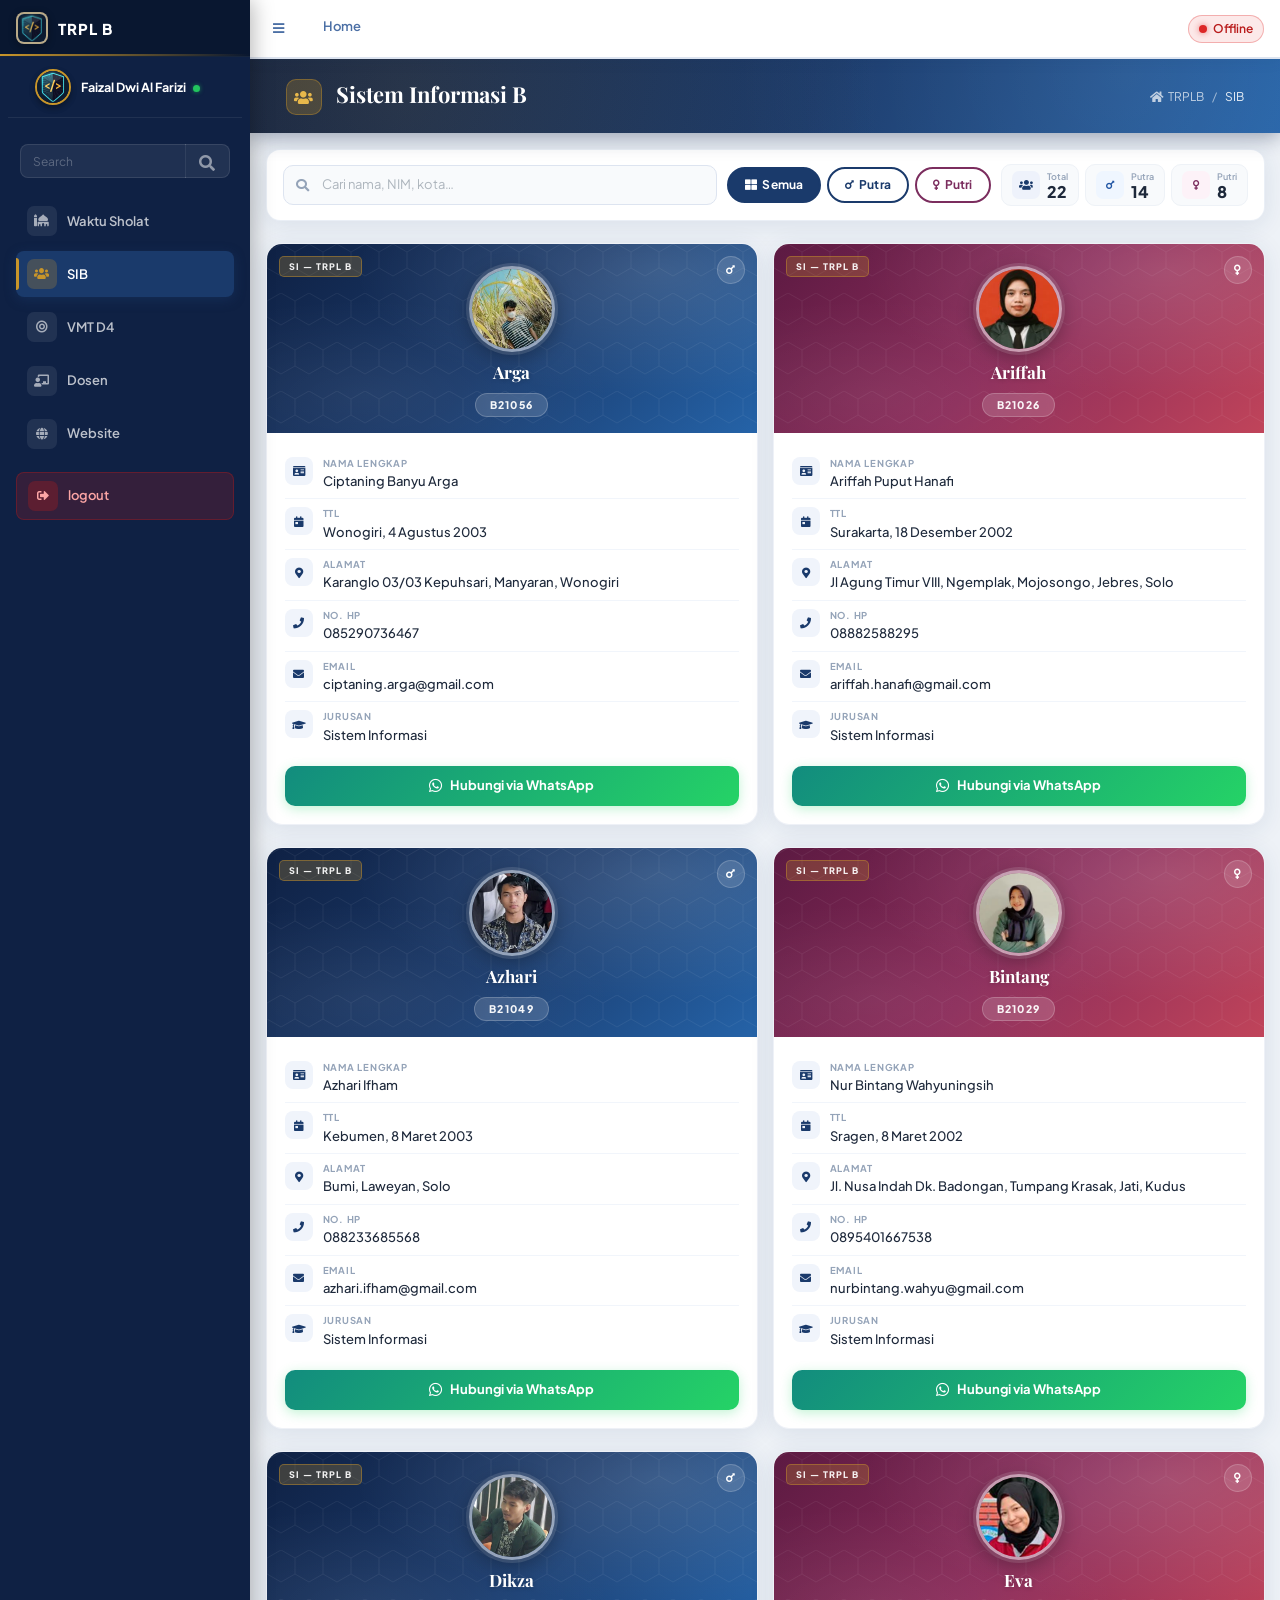
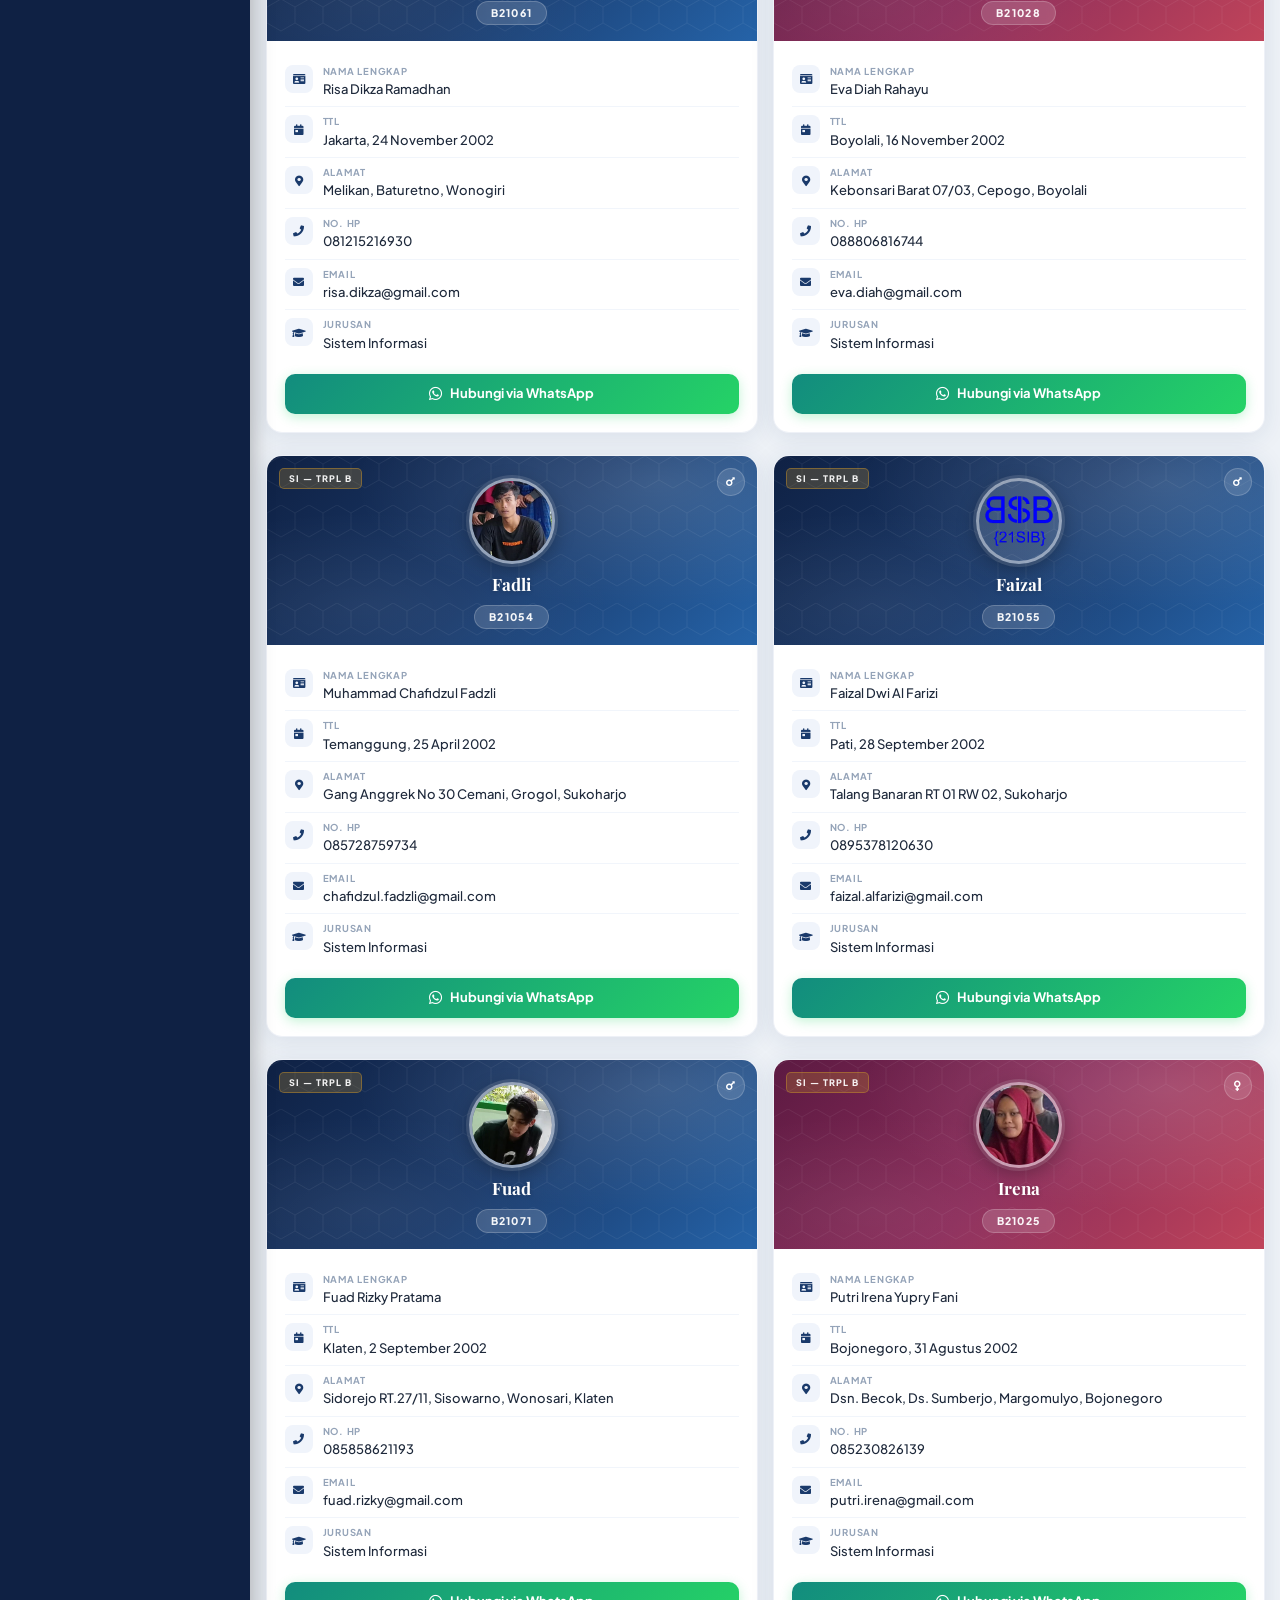
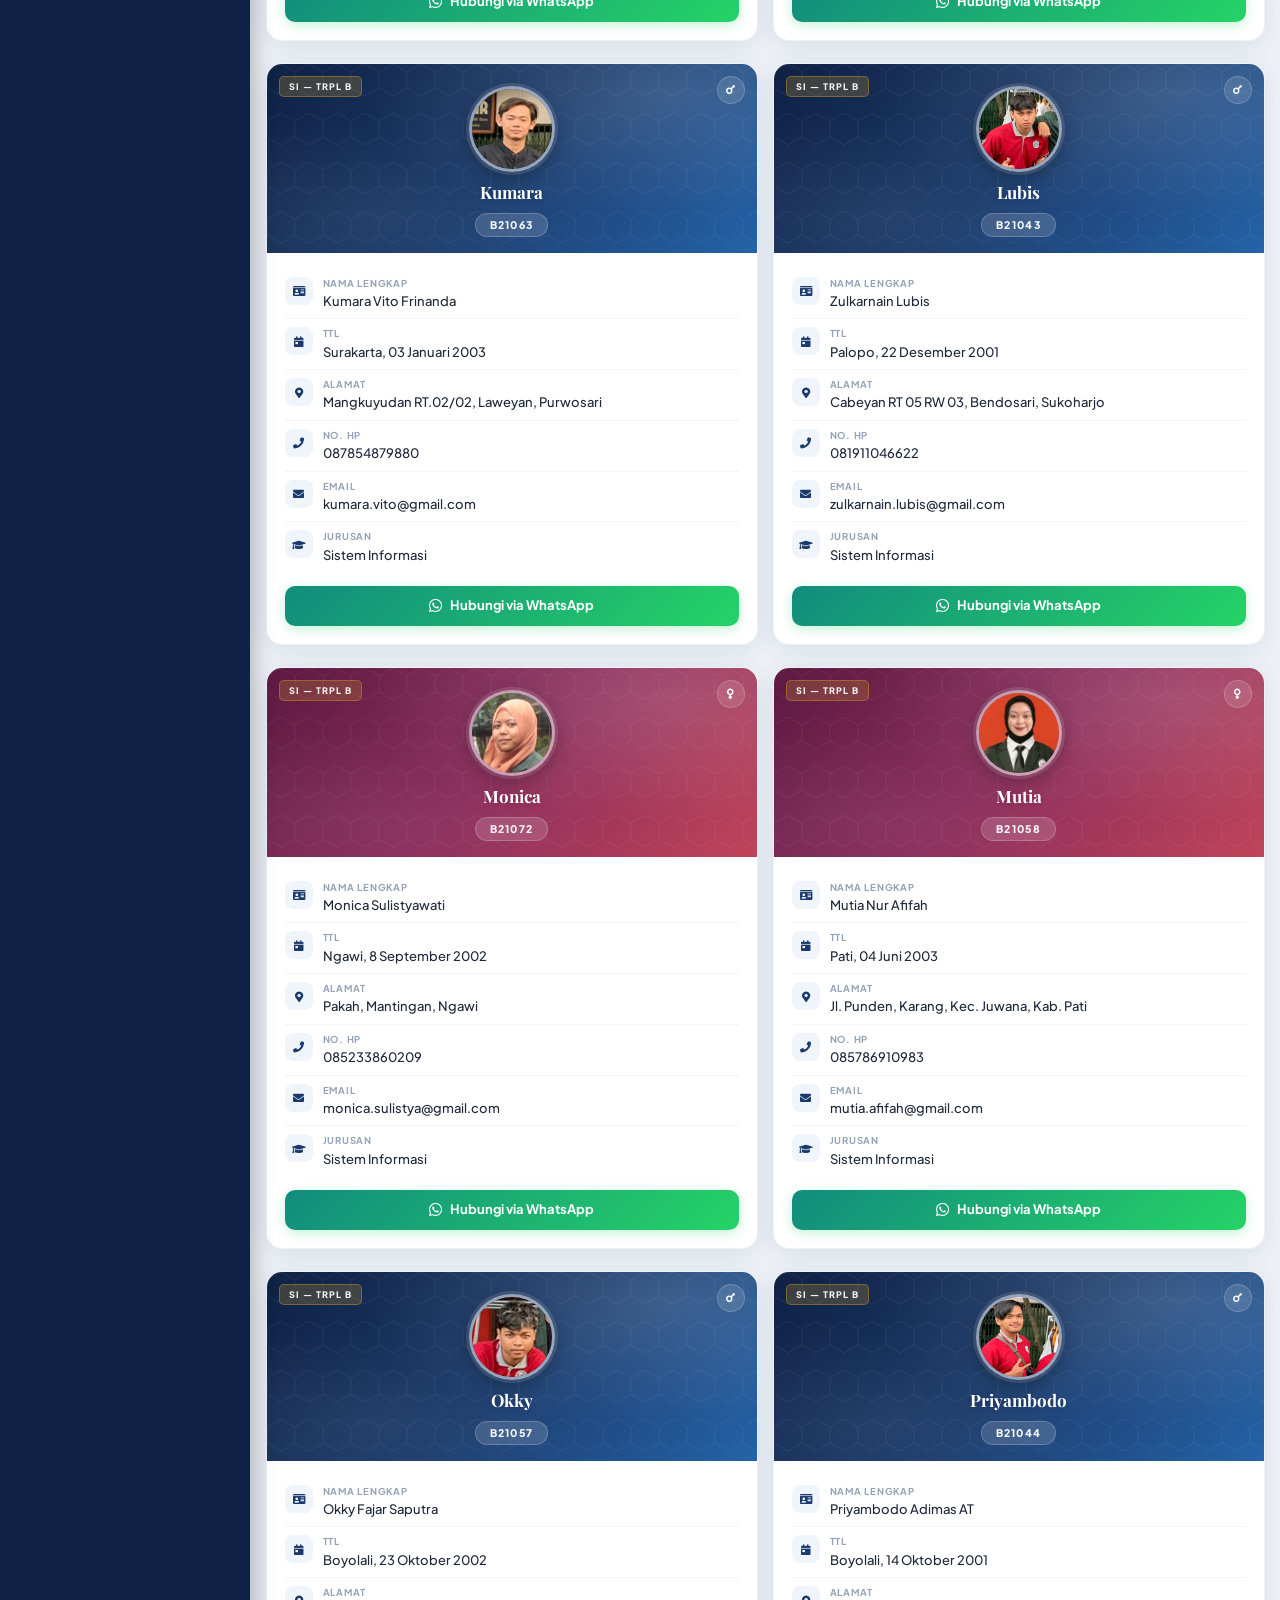
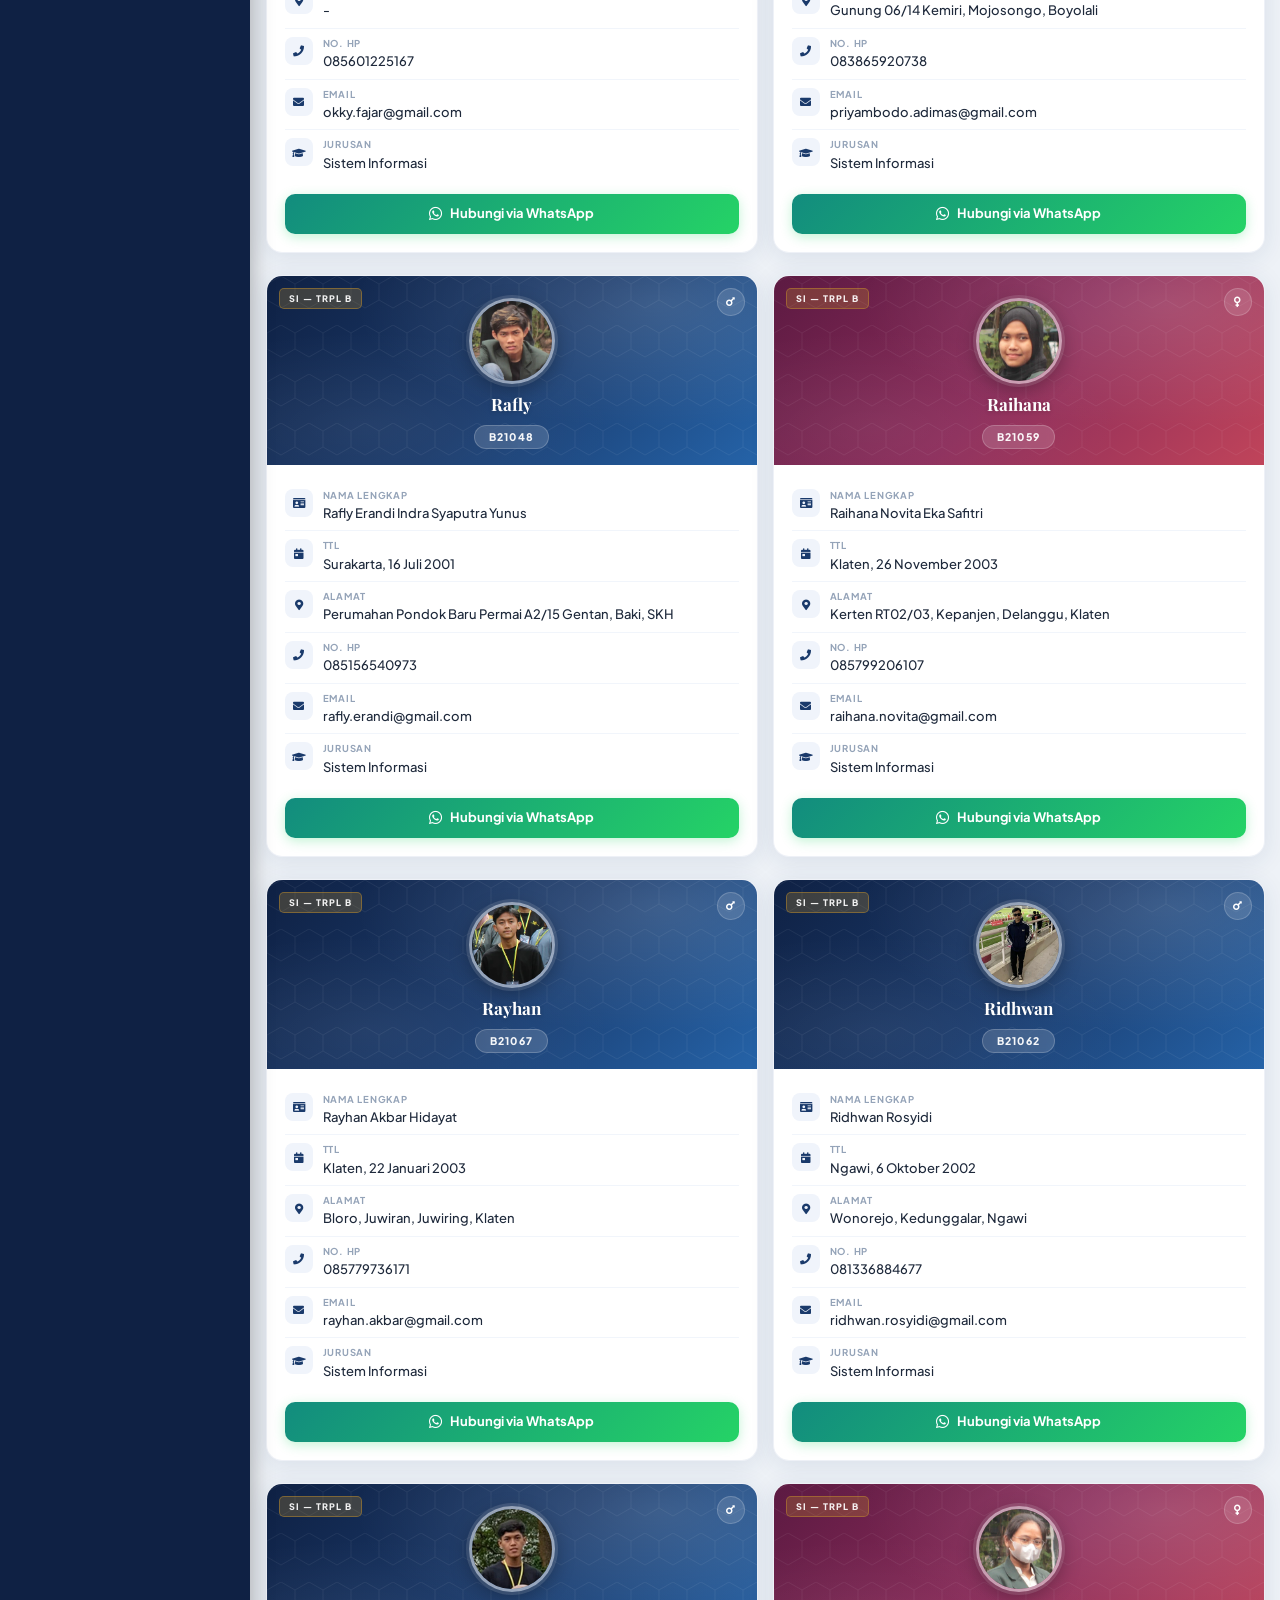
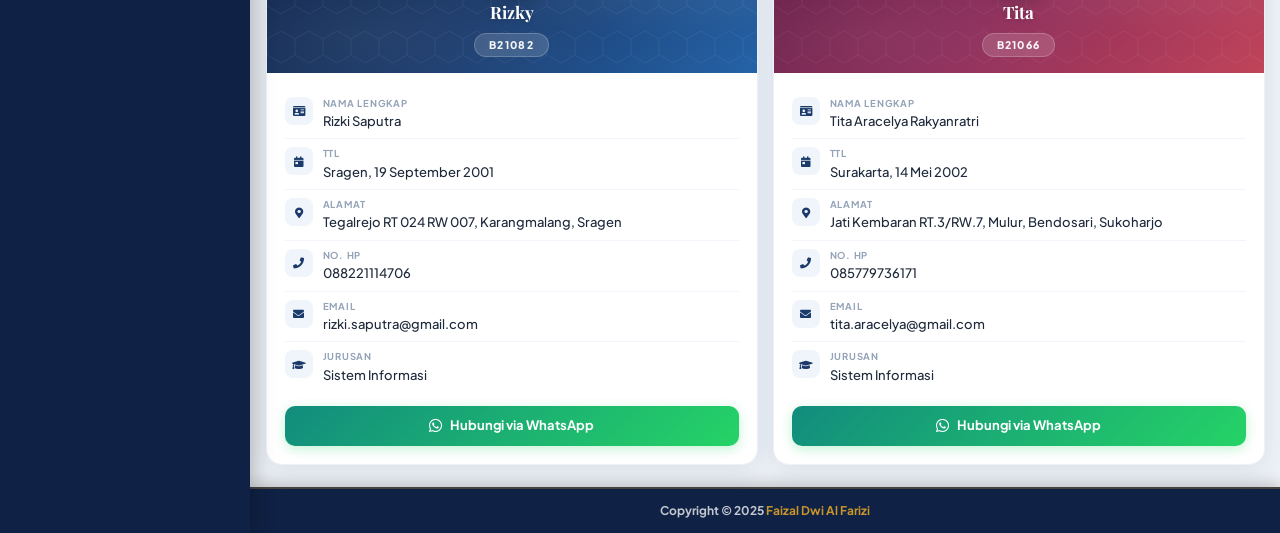
<file: pages/sib.html>
<!DOCTYPE html>
<html lang="id">

<head>
	<meta charset="utf-8" />
	<meta content="width=device-width, initial-scale=1.0" name="viewport" />
	<title>SIB — Direktori Mahasiswa</title>
	<meta content="Faizal Dwi Al Farizi" name="author" />

	<link rel="shortcut icon" href="asset/img/logo/sib.ico" type="image/x-icon" />
	<link rel="stylesheet"
		href="https://fonts.googleapis.com/css2?family=Plus+Jakarta+Sans:wght@400;500;600;700;800&family=Playfair+Display:wght@700;800&display=swap" />
	<link rel="stylesheet" href="../plugins/fontawesome-free/css/all.min.css" />
	<link rel="stylesheet" href="../asset/css/adminlte.min.css" />
	<link rel="stylesheet" href="../asset/css/fda.css">

	<style>
		:root {
			--univ-blue: #1a3a6b;
			--univ-blue2: #2055a4;
			--univ-gold: #c8952a;
			--univ-gold2: #e8b84b;
			--female-a: #7b2d5e;
			--female-b: #b84070;
			--male-a: #1a3a6b;
			--male-b: #2563a8;
			--card-radius: 16px;
			--shadow-sm: 0 2px 8px rgba(0, 0, 0, .07);
			--shadow-card: 0 4px 24px rgba(26, 58, 107, .10);
			--shadow-hover: 0 12px 40px rgba(26, 58, 107, .20);
			--bg-page: #eef2f7;
			--bg-card: #ffffff;
		}

		* {
			box-sizing: border-box;
		}

		body {
			font-family: 'Plus Jakarta Sans', sans-serif;
			background: var(--bg-page);
		}

		.content-wrapper {
			background: var(--bg-page);
		}

		/* ── Page Header ── */
		.content-header {
			background: linear-gradient(110deg, #0f2144 0%, #1a3a6b 55%, #2563a8 100%);
			padding: 20px 28px 18px;
			box-shadow: 0 4px 20px rgba(15, 33, 68, .4);
			position: relative;
			overflow: hidden;
		}

		.content-header::before {
			content: '';
			position: absolute;
			inset: 0;
			background: url("data:image/svg+xml,%3Csvg width='80' height='80' viewBox='0 0 80 80' xmlns='http://www.w3.org/2000/svg'%3E%3Cg fill='none' fill-rule='evenodd'%3E%3Ccircle cx='40' cy='40' r='1' fill='rgba(255,255,255,0.04)'/%3E%3C/g%3E%3C/svg%3E");
			background-image: radial-gradient(circle at 15% 50%, rgba(200, 149, 42, .12) 0%, transparent 55%),
				radial-gradient(circle at 85% 20%, rgba(255, 255, 255, .06) 0%, transparent 45%);
		}

		.content-header h1 {
			color: #fff;
			font-family: 'Playfair Display', serif;
			font-size: 22px;
			font-weight: 700;
			margin: 0;
			position: relative;
			letter-spacing: -.01em;
		}

		.content-header h1 .header-icon {
			display: inline-flex;
			align-items: center;
			justify-content: center;
			width: 36px;
			height: 36px;
			border-radius: 10px;
			background: rgba(200, 149, 42, .25);
			border: 1px solid rgba(200, 149, 42, .4);
			font-size: 15px;
			color: var(--univ-gold2);
			margin-right: 10px;
			vertical-align: middle;
		}

		.content-header .breadcrumb {
			background: transparent;
			margin: 0;
			padding: 0;
			position: relative;
		}

		.content-header .breadcrumb-item,
		.content-header .breadcrumb-item+.breadcrumb-item::before {
			color: rgba(255, 255, 255, .55);
			font-size: 12px;
		}

		.content-header .breadcrumb-item.active {
			color: rgba(255, 255, 255, .9);
		}

		.content-header .breadcrumb-item a {
			color: rgba(255, 255, 255, .7);
			text-decoration: none;
		}

		/* ── Toolbar ── */
		.toolbar-card {
			background: #fff;
			border-radius: 14px;
			box-shadow: var(--shadow-card);
			border: 1px solid rgba(221, 228, 240, .6);
			padding: 14px 16px;
			margin-bottom: 22px;
		}

		/* Desktop: satu baris */
		.toolbar-inner {
			display: flex;
			flex-wrap: nowrap;
			align-items: center;
			gap: 10px;
		}

		/* Search */
		.search-wrap {
			flex: 1 1 auto;
			min-width: 0;
			position: relative;
		}

		.search-wrap i {
			position: absolute;
			left: 13px;
			top: 50%;
			transform: translateY(-50%);
			color: #94a3b8;
			font-size: 13px;
			pointer-events: none;
		}

		.search-wrap input {
			width: 100%;
			padding: 9px 14px 9px 38px;
			border-radius: 10px;
			border: 1.5px solid #dde4f0;
			background: #f8fafc;
			font-family: 'Plus Jakarta Sans', sans-serif;
			font-size: 13px;
			outline: none;
			transition: border .2s, box-shadow .2s, background .2s;
			color: #1e293b;
		}

		.search-wrap input::placeholder {
			color: #adb5bd;
		}

		.search-wrap input:focus {
			border-color: var(--univ-blue);
			box-shadow: 0 0 0 3px rgba(26, 58, 107, .09);
			background: #fff;
		}

		/* Filter pills */
		.filter-pills {
			display: flex;
			gap: 6px;
			flex-shrink: 0;
		}

		.fpill {
			padding: 7px 16px;
			border-radius: 30px;
			font-size: 12px;
			font-weight: 700;
			border: 2px solid transparent;
			cursor: pointer;
			transition: all .18s;
			font-family: 'Plus Jakarta Sans', sans-serif;
			letter-spacing: .01em;
			display: flex;
			align-items: center;
			gap: 5px;
			white-space: nowrap;
		}

		.fpill-all {
			background: var(--univ-blue);
			color: #fff;
			border-color: var(--univ-blue);
		}

		.fpill-male {
			background: #fff;
			color: var(--univ-blue);
			border-color: var(--univ-blue);
		}

		.fpill-male:hover {
			background: #f0f4fb;
		}

		.fpill-female {
			background: #fff;
			color: var(--female-a);
			border-color: var(--female-a);
		}

		.fpill-female:hover {
			background: #fdf0f5;
		}

		/* Stats */
		.stats-row {
			display: flex;
			gap: 6px;
			flex-shrink: 0;
		}

		.stat-chip {
			display: flex;
			align-items: center;
			gap: 7px;
			background: #f8fafc;
			border: 1px solid #eef2f7;
			border-radius: 10px;
			padding: 5px 10px;
			white-space: nowrap;
		}

		.stat-chip .chip-icon {
			width: 28px;
			height: 28px;
			border-radius: 7px;
			display: flex;
			align-items: center;
			justify-content: center;
			font-size: 11px;
		}

		.chip-icon.total {
			background: #eef2fb;
			color: var(--univ-blue);
		}

		.chip-icon.male {
			background: #eff6ff;
			color: var(--univ-blue2);
		}

		.chip-icon.female {
			background: #fdf2f8;
			color: var(--female-a);
		}

		.stat-chip .chip-val {
			font-size: 16px;
			font-weight: 800;
			line-height: 1;
			color: #1e293b;
		}

		.stat-chip .chip-lbl {
			font-size: 9px;
			color: #94a3b8;
			font-weight: 600;
		}

		/* ── Cards ── */
		.item {
			margin-bottom: 22px;
			animation: fadeUp .38s both;
		}

		@keyframes fadeUp {
			from {
				opacity: 0;
				transform: translateY(18px)
			}

			to {
				opacity: 1;
				transform: translateY(0)
			}
		}

		.pcard {
			border-radius: var(--card-radius);
			overflow: hidden;
			box-shadow: var(--shadow-card);
			border: 1px solid rgba(221, 228, 240, .5);
			transition: transform .22s cubic-bezier(.34, 1.56, .64, 1), box-shadow .22s;
			background: var(--bg-card);
		}

		.pcard:hover {
			transform: translateY(-5px);
			box-shadow: var(--shadow-hover);
		}

		/* Card Header */
		.pcard-head {
			padding: 22px 20px 16px;
			position: relative;
			display: flex;
			flex-direction: column;
			align-items: center;
			gap: 10px;
		}

		.pcard-head.male {
			background: linear-gradient(135deg, #0f2144 0%, #1a3a6b 50%, #2563a8 100%);
		}

		.pcard-head.female {
			background: linear-gradient(135deg, #5c1a42 0%, #8b2c5a 50%, #c0445a 100%);
		}

		/* decorative shimmer */
		.pcard-head::before {
			content: '';
			position: absolute;
			inset: 0;
			background: radial-gradient(ellipse at 80% 15%, rgba(255, 255, 255, .14) 0%, transparent 55%),
				radial-gradient(ellipse at 20% 80%, rgba(255, 255, 255, .06) 0%, transparent 45%);
			pointer-events: none;
		}

		/* Subtle hex pattern overlay */
		.pcard-head::after {
			content: '';
			position: absolute;
			inset: 0;
			opacity: .06;
			background-image: url("data:image/svg+xml,%3Csvg xmlns='http://www.w3.org/2000/svg' width='28' height='49'%3E%3Cpath d='M14 0l14 8v16l-14 8L0 24V8z' fill='none' stroke='white' stroke-width='1'/%3E%3C/svg%3E");
			pointer-events: none;
		}

		/* Avatar */
		.avatar-ring {
			width: 86px;
			height: 86px;
			border-radius: 50%;
			border: 3px solid rgba(255, 255, 255, .45);
			box-shadow: 0 0 0 3px rgba(255, 255, 255, .12), 0 6px 20px rgba(0, 0, 0, .3);
			overflow: hidden;
			background: rgba(255, 255, 255, .12);
			flex-shrink: 0;
			position: relative;
			z-index: 1;
			transition: box-shadow .22s;
		}

		.pcard:hover .avatar-ring {
			box-shadow: 0 0 0 4px rgba(200, 149, 42, .5), 0 8px 24px rgba(0, 0, 0, .35);
		}

		.avatar-ring img {
			width: 100%;
			height: 100%;
			object-fit: cover;
		}

		.avatar-fallback {
			width: 100%;
			height: 100%;
			display: flex;
			align-items: center;
			justify-content: center;
			font-size: 30px;
			color: rgba(255, 255, 255, .65);
		}

		.pcard-name {
			font-family: 'Playfair Display', serif;
			font-size: 17px;
			font-weight: 700;
			color: #fff;
			text-align: center;
			line-height: 1.25;
			position: relative;
			z-index: 1;
			text-shadow: 0 1px 4px rgba(0, 0, 0, .2);
		}

		.pcard-nim {
			display: inline-block;
			background: rgba(255, 255, 255, .15);
			backdrop-filter: blur(4px);
			color: rgba(255, 255, 255, .95);
			font-size: 10.5px;
			font-weight: 800;
			letter-spacing: .12em;
			padding: 3px 14px;
			border-radius: 30px;
			border: 1px solid rgba(255, 255, 255, .2);
			position: relative;
			z-index: 1;
		}

		.gender-badge {
			position: absolute;
			top: 12px;
			right: 12px;
			width: 28px;
			height: 28px;
			border-radius: 50%;
			background: rgba(255, 255, 255, .12);
			border: 1px solid rgba(255, 255, 255, .18);
			display: flex;
			align-items: center;
			justify-content: center;
			font-size: 12px;
			color: #fff;
			z-index: 1;
		}

		.si-tag {
			position: absolute;
			top: 12px;
			left: 12px;
			background: rgba(200, 149, 42, .25);
			border: 1px solid rgba(200, 149, 42, .45);
			color: rgba(255, 255, 255, .92);
			font-size: 9px;
			font-weight: 800;
			letter-spacing: .12em;
			padding: 3px 9px;
			border-radius: 5px;
			z-index: 1;
		}

		/* Card Body */
		.pcard-body {
			padding: 16px 18px 18px;
		}

		.info-item {
			display: flex;
			align-items: flex-start;
			gap: 10px;
			padding: 7px 0;
			border-bottom: 1px solid #f1f5fb;
			font-size: 13px;
		}

		.info-item:last-of-type {
			border-bottom: none;
		}

		.info-icon {
			width: 28px;
			height: 28px;
			border-radius: 8px;
			background: #f0f4fb;
			display: flex;
			align-items: center;
			justify-content: center;
			flex-shrink: 0;
			font-size: 11px;
			color: var(--univ-blue);
			margin-top: 1px;
		}

		.lbl {
			font-size: 9.5px;
			font-weight: 700;
			color: #94a3b8;
			letter-spacing: .08em;
			text-transform: uppercase;
			display: block;
			margin-bottom: 2px;
		}

		.val {
			color: #1e293b;
			font-size: 13px;
			line-height: 1.4;
			font-weight: 500;
		}

		/* WhatsApp button */
		.wa-btn {
			display: flex;
			align-items: center;
			justify-content: center;
			gap: 8px;
			width: 100%;
			margin-top: 14px;
			padding: 10px;
			border-radius: 10px;
			background: linear-gradient(135deg, #128C7E 0%, #25d366 100%);
			color: #fff !important;
			font-family: 'Plus Jakarta Sans', sans-serif;
			font-size: 13px;
			font-weight: 700;
			text-decoration: none !important;
			transition: filter .18s, transform .15s, box-shadow .18s;
			box-shadow: 0 3px 12px rgba(37, 211, 102, .28);
		}

		.wa-btn:hover {
			filter: brightness(1.06);
			transform: translateY(-1px);
			box-shadow: 0 6px 18px rgba(37, 211, 102, .38);
			color: #fff !important;
		}

		/* Empty state */
		#empty-state {
			display: none;
			text-align: center;
			padding: 90px 20px;
			color: #94a3b8;
		}

		.empty-icon {
			width: 76px;
			height: 76px;
			border-radius: 50%;
			background: #f0f4fb;
			display: flex;
			align-items: center;
			justify-content: center;
			font-size: 28px;
			color: #94a3b8;
			margin: 0 auto 18px;
		}

		#empty-state h5 {
			font-weight: 800;
			color: #4b5563;
			margin-bottom: 6px;
		}

		/* Divider label */
		.section-divider {
			width: 100%;
			display: flex;
			align-items: center;
			gap: 12px;
			margin: 6px 0 18px;
			color: #94a3b8;
			font-size: 11.5px;
			font-weight: 700;
			letter-spacing: .08em;
			text-transform: uppercase;
		}

		.section-divider::before,
		.section-divider::after {
			content: '';
			flex: 1;
			height: 1px;
			background: #e2e8f0;
		}

		/* ── Footer: 1 baris, tengah ── */
		footer#footer,
		.main-footer {
			font-family: 'Plus Jakarta Sans', sans-serif !important;
			font-size: 12px !important;
			justify-content: center !important;
			text-align: center !important;
			flex-wrap: nowrap !important;
			white-space: nowrap !important;
			gap: 4px !important;
		}

		footer#footer .float-right,
		.main-footer .float-right {
			display: none !important;
		}

		/* ── Responsive Toolbar: HP ── */
		@media (max-width: 640px) {
			.toolbar-card {
				padding: 12px 14px;
			}

			/* Baris 1: search full width */
			.toolbar-inner {
				flex-wrap: wrap;
				gap: 10px;
			}

			.search-wrap {
				flex: 0 0 100%;
				width: 100%;
				order: 1;
			}

			/* Baris 2: pills kiri, stats kanan */
			.filter-pills {
				order: 2;
				flex: 1 1 auto;
			}

			.fpill {
				padding: 6px 12px;
				font-size: 11.5px;
			}

			.stats-row {
				order: 3;
				flex: 0 0 auto;
				gap: 5px;
			}

			.stat-chip {
				padding: 4px 8px;
				gap: 5px;
			}

			.stat-chip .chip-icon {
				width: 24px;
				height: 24px;
				font-size: 10px;
			}

			.stat-chip .chip-val {
				font-size: 14px;
			}

			.stat-chip .chip-lbl {
				font-size: 8.5px;
			}
		}
	</style>
</head>

<body class="hold-transition sidebar-mini">
	<div class="wrapper">

		<nav class="main-header navbar navbar-expand navbar-white navbar-light" id="navbar"></nav>
		<script src="../asset/js/layouts/navbar.js"></script>

		<aside class="main-sidebar sidebar-dark-teal elevation-4" id="sidebar"></aside>
		<script src="../asset/js/layouts/sidebar.js"></script>

		<div class="content-wrapper">

			<!-- ── Page Header ── -->
			<section class="content-header mb-3">
				<div class="container-fluid">
					<div class="row align-items-center">
						<div class="col-sm-7">
							<h1>
								<span class="header-icon"><i class="fas fa-users"></i></span>
								Sistem Informasi B
							</h1>
						</div>
						<div class="col-sm-5">
							<ol class="breadcrumb float-sm-right">
								<li class="breadcrumb-item"><a href="#"><i class="fas fa-home mr-1"></i>TRPLB</a></li>
								<li class="breadcrumb-item active">SIB</li>
							</ol>
						</div>
					</div>
				</div>
			</section>

			<!-- ── Content ── -->
			<section class="content">
				<div class="container-fluid">

					<!-- Toolbar -->
					<div class="toolbar-card">
						<div class="toolbar-inner">
							<div class="search-wrap">
								<i class="fas fa-search"></i>
								<input type="search" id="searchInput" placeholder="Cari nama, NIM, kota…"
									autocomplete="off" />
							</div>
							<div class="filter-pills">
								<button class="fpill fpill-all" data-filter="all">
									<i class="fas fa-th-large"></i>Semua
								</button>
								<button class="fpill fpill-male" data-filter="male">
									<i class="fas fa-mars"></i>Putra
								</button>
								<button class="fpill fpill-female" data-filter="female">
									<i class="fas fa-venus"></i>Putri
								</button>
							</div>
							<div class="stats-row">
								<div class="stat-chip">
									<div class="chip-icon total"><i class="fas fa-users"></i></div>
									<div>
										<div class="chip-lbl">Total</div>
										<div class="chip-val" id="stat-total">0</div>
									</div>
								</div>
								<div class="stat-chip">
									<div class="chip-icon male"><i class="fas fa-mars"></i></div>
									<div>
										<div class="chip-lbl">Putra</div>
										<div class="chip-val" id="stat-male">0</div>
									</div>
								</div>
								<div class="stat-chip">
									<div class="chip-icon female"><i class="fas fa-venus"></i></div>
									<div>
										<div class="chip-lbl">Putri</div>
										<div class="chip-val" id="stat-female">0</div>
									</div>
								</div>
							</div>
						</div>
					</div>

					<!-- Cards -->
					<div class="row" id="main-row"></div>

					<!-- Empty state -->
					<div id="empty-state">
						<div class="empty-icon"><i class="fas fa-user-slash"></i></div>
						<h5>Tidak ditemukan</h5>
						<p>Tidak ada mahasiswa yang cocok dengan pencarian kamu.</p>
					</div>

				</div>
			</section>
		</div><!-- /.content-wrapper -->

		<footer class="main-footer" id="footer"></footer>
		<script src="../asset/js/layouts/footer.js"></script>

	</div><!-- /.wrapper -->

	<script src="../plugins/jquery/jquery.min.js"></script>
	<script src="../plugins/bootstrap/js/bootstrap.bundle.min.js"></script>
	<script src="../asset/js/adminlte.min.js"></script>

	<!-- ════════════════════════════════════════
	     DATA MAHASISWA — edit hanya di sini
	════════════════════════════════════════ -->
	<script>
		const mahasiswa = [{
				nama: "Ciptaning Banyu Arga",
				panggilan: "Arga",
				nim: "B21056",
				gender: "male",
				ttl: "Wonogiri, 4 Agustus 2003",
				alamat: "Karanglo 03/03 Kepuhsari, Manyaran, Wonogiri",
				hp: "085290736467",
				email: "ciptaning.arga@gmail.com",
				jurusan: "Sistem Informasi",
				photo: "../asset/img/orang/sib/Ciptaning_Banyu_Arga.webp"
			},
			{
				nama: "Ariffah Puput Hanafi",
				panggilan: "Ariffah",
				nim: "B21026",
				gender: "female",
				ttl: "Surakarta, 18 Desember 2002",
				alamat: "Jl Agung Timur VIII, Ngemplak, Mojosongo, Jebres, Solo",
				hp: "08882588295",
				email: "ariffah.hanafi@gmail.com",
				jurusan: "Sistem Informasi",
				photo: "../asset/img/orang/sib/Ariffah_Puput_Hanafi.webp"
			},
			{
				nama: "Azhari Ifham",
				panggilan: "Azhari",
				nim: "B21049",
				gender: "male",
				ttl: "Kebumen, 8 Maret 2003",
				alamat: "Bumi, Laweyan, Solo",
				hp: "088233685568",
				email: "azhari.ifham@gmail.com",
				jurusan: "Sistem Informasi",
				photo: "../asset/img/orang/sib/Azhari_Ifham.webp"
			},
			{
				nama: "Nur Bintang Wahyuningsih",
				panggilan: "Bintang",
				nim: "B21029",
				gender: "female",
				ttl: "Sragen, 8 Maret 2002",
				alamat: "Jl. Nusa Indah Dk. Badongan, Tumpang Krasak, Jati, Kudus",
				hp: "0895401667538",
				email: "nurbintang.wahyu@gmail.com",
				jurusan: "Sistem Informasi",
				photo: "../asset/img/orang/sib/Nur_Bintang_Wahyuningsih.webp"
			},
			{
				nama: "Risa Dikza Ramadhan",
				panggilan: "Dikza",
				nim: "B21061",
				gender: "male",
				ttl: "Jakarta, 24 November 2002",
				alamat: "Melikan, Baturetno, Wonogiri",
				hp: "081215216930",
				email: "risa.dikza@gmail.com",
				jurusan: "Sistem Informasi",
				photo: "../asset/img/orang/sib/Risa_Dikza_Ramadhan.webp"
			},
			{
				nama: "Eva Diah Rahayu",
				panggilan: "Eva",
				nim: "B21028",
				gender: "female",
				ttl: "Boyolali, 16 November 2002",
				alamat: "Kebonsari Barat 07/03, Cepogo, Boyolali",
				hp: "088806816744",
				email: "eva.diah@gmail.com",
				jurusan: "Sistem Informasi",
				photo: "../asset/img/orang/sib/Eva_Diah_Rahayu.webp"
			},
			{
				nama: "Muhammad Chafidzul Fadzli",
				panggilan: "Fadli",
				nim: "B21054",
				gender: "male",
				ttl: "Temanggung, 25 April 2002",
				alamat: "Gang Anggrek No 30 Cemani, Grogol, Sukoharjo",
				hp: "085728759734",
				email: "chafidzul.fadzli@gmail.com",
				jurusan: "Sistem Informasi",
				photo: "../asset/img/orang/sib/Muhammad_Chafidzul_Fadzli.webp"
			},
			{
				nama: "Faizal Dwi Al Farizi",
				panggilan: "Faizal",
				nim: "B21055",
				gender: "male",
				ttl: "Pati, 28 September 2002",
				alamat: "Talang Banaran RT 01 RW 02, Sukoharjo",
				hp: "0895378120630",
				email: "faizal.alfarizi@gmail.com",
				jurusan: "Sistem Informasi",
				photo: "../asset/img/orang/sib/Faizal_Dwi_Al_Farizi.webp"
			},
			{
				nama: "Fuad Rizky Pratama",
				panggilan: "Fuad",
				nim: "B21071",
				gender: "male",
				ttl: "Klaten, 2 September 2002",
				alamat: "Sidorejo RT.27/11, Sisowarno, Wonosari, Klaten",
				hp: "085858621193",
				email: "fuad.rizky@gmail.com",
				jurusan: "Sistem Informasi",
				photo: "../asset/img/orang/sib/Fuad_Rizky_Pratama.webp"
			},
			{
				nama: "Putri Irena Yupry Fani",
				panggilan: "Irena",
				nim: "B21025",
				gender: "female",
				ttl: "Bojonegoro, 31 Agustus 2002",
				alamat: "Dsn. Becok, Ds. Sumberjo, Margomulyo, Bojonegoro",
				hp: "085230826139",
				email: "putri.irena@gmail.com",
				jurusan: "Sistem Informasi",
				photo: "../asset/img/orang/sib/Putri_Irena_Yupry_Fani.webp"
			},
			{
				nama: "Kumara Vito Frinanda",
				panggilan: "Kumara",
				nim: "B21063",
				gender: "male",
				ttl: "Surakarta, 03 Januari 2003",
				alamat: "Mangkuyudan RT.02/02, Laweyan, Purwosari",
				hp: "087854879880",
				email: "kumara.vito@gmail.com",
				jurusan: "Sistem Informasi",
				photo: "../asset/img/orang/sib/Kumara_Vito_Frinanda.webp"
			},
			{
				nama: "Zulkarnain Lubis",
				panggilan: "Lubis",
				nim: "B21043",
				gender: "male",
				ttl: "Palopo, 22 Desember 2001",
				alamat: "Cabeyan RT 05 RW 03, Bendosari, Sukoharjo",
				hp: "081911046622",
				email: "zulkarnain.lubis@gmail.com",
				jurusan: "Sistem Informasi",
				photo: "../asset/img/orang/sib/Zulkarnain_Lubis.webp"
			},
			{
				nama: "Monica Sulistyawati",
				panggilan: "Monica",
				nim: "B21072",
				gender: "female",
				ttl: "Ngawi, 8 September 2002",
				alamat: "Pakah, Mantingan, Ngawi",
				hp: "085233860209",
				email: "monica.sulistya@gmail.com",
				jurusan: "Sistem Informasi",
				photo: "../asset/img/orang/sib/Monica_Sulistyawati.webp"
			},
			{
				nama: "Mutia Nur Afifah",
				panggilan: "Mutia",
				nim: "B21058",
				gender: "female",
				ttl: "Pati, 04 Juni 2003",
				alamat: "Jl. Punden, Karang, Kec. Juwana, Kab. Pati",
				hp: "085786910983",
				email: "mutia.afifah@gmail.com",
				jurusan: "Sistem Informasi",
				photo: "../asset/img/orang/sib/Mutia_Nur_Afifah.webp"
			},
			{
				nama: "Okky Fajar Saputra",
				panggilan: "Okky",
				nim: "B21057",
				gender: "male",
				ttl: "Boyolali, 23 Oktober 2002",
				alamat: "-",
				hp: "085601225167",
				email: "okky.fajar@gmail.com",
				jurusan: "Sistem Informasi",
				photo: "../asset/img/orang/sib/Okky_Fajar_Saputra.webp"
			},
			{
				nama: "Priyambodo Adimas AT",
				panggilan: "Priyambodo",
				nim: "B21044",
				gender: "male",
				ttl: "Boyolali, 14 Oktober 2001",
				alamat: "Gunung 06/14 Kemiri, Mojosongo, Boyolali",
				hp: "083865920738",
				email: "priyambodo.adimas@gmail.com",
				jurusan: "Sistem Informasi",
				photo: "../asset/img/orang/sib/Priyambodo_Adimas_AT.webp"
			},
			{
				nama: "Rafly Erandi Indra Syaputra Yunus",
				panggilan: "Rafly",
				nim: "B21048",
				gender: "male",
				ttl: "Surakarta, 16 Juli 2001",
				alamat: "Perumahan Pondok Baru Permai A2/15 Gentan, Baki, SKH",
				hp: "085156540973",
				email: "rafly.erandi@gmail.com",
				jurusan: "Sistem Informasi",
				photo: "../asset/img/orang/sib/Rafly_Erandi_Indra_Syaputra_Yunus.webp"
			},
			{
				nama: "Raihana Novita Eka Safitri",
				panggilan: "Raihana",
				nim: "B21059",
				gender: "female",
				ttl: "Klaten, 26 November 2003",
				alamat: "Kerten RT02/03, Kepanjen, Delanggu, Klaten",
				hp: "085799206107",
				email: "raihana.novita@gmail.com",
				jurusan: "Sistem Informasi",
				photo: "../asset/img/orang/sib/Raihana_Novita_Eka_Safitri.webp"
			},
			{
				nama: "Rayhan Akbar Hidayat",
				panggilan: "Rayhan",
				nim: "B21067",
				gender: "male",
				ttl: "Klaten, 22 Januari 2003",
				alamat: "Bloro, Juwiran, Juwiring, Klaten",
				hp: "085779736171",
				email: "rayhan.akbar@gmail.com",
				jurusan: "Sistem Informasi",
				photo: "../asset/img/orang/sib/Rayhan_Akbar_Hidayat.webp"
			},
			{
				nama: "Ridhwan Rosyidi",
				panggilan: "Ridhwan",
				nim: "B21062",
				gender: "male",
				ttl: "Ngawi, 6 Oktober 2002",
				alamat: "Wonorejo, Kedunggalar, Ngawi",
				hp: "081336884677",
				email: "ridhwan.rosyidi@gmail.com",
				jurusan: "Sistem Informasi",
				photo: "../asset/img/orang/sib/Ridhwan_Rosyidi.webp"
			},
			{
				nama: "Rizki Saputra",
				panggilan: "Rizky",
				nim: "B21082",
				gender: "male",
				ttl: "Sragen, 19 September 2001",
				alamat: "Tegalrejo RT 024 RW 007, Karangmalang, Sragen",
				hp: "088221114706",
				email: "rizki.saputra@gmail.com",
				jurusan: "Sistem Informasi",
				photo: "../asset/img/orang/sib/Rizki_Saputra.webp"
			},
			{
				nama: "Tita Aracelya Rakyanratri",
				panggilan: "Tita",
				nim: "B21066",
				gender: "female",
				ttl: "Surakarta, 14 Mei 2002",
				alamat: "Jati Kembaran RT.3/RW.7, Mulur, Bendosari, Sukoharjo",
				hp: "085779736171",
				email: "tita.aracelya@gmail.com",
				jurusan: "Sistem Informasi",
				photo: "../asset/img/orang/sib/Tita_Aracelya_Rakyanratri.webp"
			},
			// Tambah mahasiswa baru di sini:
			// { nama:"...", panggilan:"...", nim:"B21XXX", gender:"male",
			//   ttl:"...", alamat:"...", hp:"...", email:"...",
			//   jurusan:"Sistem Informasi", photo:"../asset/img/orang/sib/Nama.webp" },
		];

		/* ══ Engine ══ */
		const mainRow = document.getElementById('main-row');
		const emptyEl = document.getElementById('empty-state');
		const searchEl = document.getElementById('searchInput');

		document.getElementById('stat-total').textContent = mahasiswa.length;
		document.getElementById('stat-male').textContent = mahasiswa.filter(m => m.gender === 'male').length;
		document.getElementById('stat-female').textContent = mahasiswa.filter(m => m.gender === 'female').length;

		function waHref(hp) {
			let n = hp.replace(/\D/g, '');
			if (n.startsWith('0')) n = '62' + n.slice(1);
			return 'https://wa.me/' + n;
		}

		const fields = [{
				icon: 'fa-id-card',
				lbl: 'Nama Lengkap',
				key: 'nama'
			},
			{
				icon: 'fa-calendar-day',
				lbl: 'TTL',
				key: 'ttl'
			},
			{
				icon: 'fa-map-marker-alt',
				lbl: 'Alamat',
				key: 'alamat'
			},
			{
				icon: 'fa-phone',
				lbl: 'No. HP',
				key: 'hp'
			},
			{
				icon: 'fa-envelope',
				lbl: 'Email',
				key: 'email'
			},
			{
				icon: 'fa-graduation-cap',
				lbl: 'Jurusan',
				key: 'jurusan'
			},
		];

		function buildCard(m, delay) {
			const col = document.createElement('div');
			col.className = 'col-md-6 item';
			col.style.animationDelay = delay + 'ms';

			const rows = fields.map(f => `
			<div class="info-item">
				<div class="info-icon"><i class="fas ${f.icon}"></i></div>
				<div style="min-width:0">
					<span class="lbl">${f.lbl}</span>
					<span class="val">${m[f.key]}</span>
				</div>
			</div>`).join('');

			col.innerHTML = `
		<div class="pcard">
			<div class="pcard-head ${m.gender}">
				<span class="si-tag">SI — TRPL B</span>
				<span class="gender-badge"><i class="fas ${m.gender==='female'?'fa-venus':'fa-mars'}"></i></span>
				<div class="avatar-ring">
					<img src="${m.photo}" alt="${m.nama}" loading="lazy"
						onerror="this.parentElement.innerHTML='<div class=\\'avatar-fallback\\'><i class=\\'fas fa-user-graduate\\'></i></div>'" />
				</div>
				<div class="pcard-name">${m.panggilan}</div>
				<span class="pcard-nim">${m.nim}</span>
			</div>
			<div class="pcard-body">
				${rows}
				<a href="${waHref(m.hp)}" target="_blank" rel="noopener" class="wa-btn">
					<i class="fab fa-whatsapp" style="font-size:15px"></i> Hubungi via WhatsApp
				</a>
			</div>
		</div>`;
			return col;
		}

		let activeFilter = 'all';

		function setActivePill(filter) {
			document.querySelectorAll('.fpill').forEach(b => {
				const f = b.dataset.filter;
				b.style.background = f === 'female' ? '#fff' : '#fff';
				b.style.color = f === 'female' ? '#7b2d5e' : '#1a3a6b';
				b.style.borderColor = f === 'female' ? '#7b2d5e' : '#1a3a6b';
			});
			const active = document.querySelector(`.fpill[data-filter="${filter}"]`);
			if (active) {
				if (filter === 'female') {
					active.style.background = '#7b2d5e';
					active.style.color = '#fff';
					active.style.borderColor = '#7b2d5e';
				} else {
					active.style.background = '#1a3a6b';
					active.style.color = '#fff';
					active.style.borderColor = '#1a3a6b';
				}
			}
		}

		function render(q) {
			q = (q || '').toLowerCase().trim();
			mainRow.querySelectorAll('.item').forEach(el => el.remove());
			const list = mahasiswa.filter(m => {
				const okF = activeFilter === 'all' || m.gender === activeFilter;
				const okQ = !q || m.nama.toLowerCase().includes(q) ||
					m.panggilan.toLowerCase().includes(q) ||
					m.nim.toLowerCase().includes(q) ||
					m.ttl.toLowerCase().includes(q) ||
					m.alamat.toLowerCase().includes(q);
				return okF && okQ;
			});
			emptyEl.style.display = list.length ? 'none' : 'block';
			list.forEach((m, i) => mainRow.appendChild(buildCard(m, i * 40)));
		}

		document.querySelectorAll('.fpill').forEach(btn => {
			btn.addEventListener('click', () => {
				activeFilter = btn.dataset.filter;
				setActivePill(activeFilter);
				render(searchEl.value);
			});
		});

		searchEl.addEventListener('input', e => render(e.target.value));

		setActivePill('all');
		render();
	</script>

	<script>
		(function () {
			const btn = document.querySelector('.back-to-top');
			window.addEventListener('scroll', function () {
				btn.classList.toggle('show', window.scrollY > 200);
			}, {
				passive: true
			});
			btn.addEventListener('click', function (e) {
				e.preventDefault();
				window.scrollTo({
					top: 0,
					behavior: 'smooth'
				});
			});
		})();
	</script>
</body>

</html>
</file>
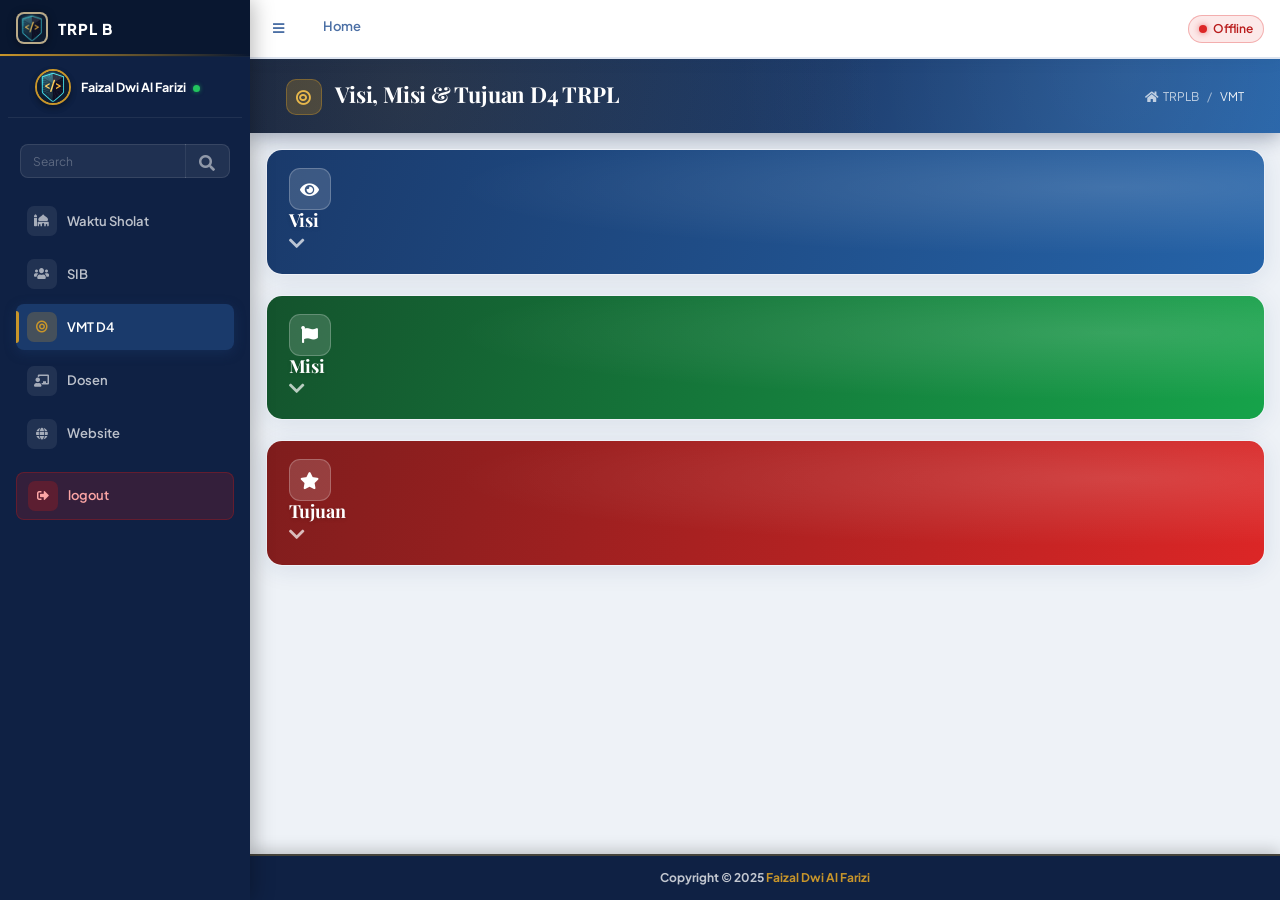
<file: pages/vmt.html>
<!DOCTYPE html>
<html lang="id">

<head>
    <meta charset="utf-8">
    <meta content="width=device-width, initial-scale=1.0" name="viewport">
    <title>Visi Misi & Tujuan — D4 TRPL</title>
    <meta name="author" content="Faizal Dwi Al Farizi">

    <!-- Favicon -->
    <link rel="shortcut icon" href="asset/img/logo/sib.ico" type="image/x-icon" />

    <!-- Fonts — sama dengan sib.html -->
    <link rel="stylesheet"
        href="https://fonts.googleapis.com/css2?family=Plus+Jakarta+Sans:wght@400;500;600;700;800&family=Playfair+Display:wght@700;800&display=swap" />

    <!-- Font Awesome -->
    <link rel="stylesheet" href="../plugins/fontawesome-free/css/all.min.css">
    <!-- AdminLTE -->
    <link rel="stylesheet" href="../asset/css/adminlte.min.css">
    <!-- Custom FDA -->
    <link rel="stylesheet" href="../asset/css/fda.css">

    <style>
        :root {
            --univ-blue: #1a3a6b;
            --univ-blue2: #2055a4;
            --univ-gold: #c8952a;
            --univ-gold2: #e8b84b;
            --bg-page: #eef2f7;
            --shadow-card: 0 4px 24px rgba(26, 58, 107, .10);
            --shadow-hover: 0 12px 40px rgba(26, 58, 107, .20);
            --card-radius: 16px;

            /* per-section accent */
            --visi-a: #1a3a6b;
            --visi-b: #2563a8;
            --misi-a: #14532d;
            --misi-b: #16a34a;
            --tujuan-a: #7f1d1d;
            --tujuan-b: #dc2626;
        }

        * {
            box-sizing: border-box;
        }

        body {
            font-family: 'Plus Jakarta Sans', sans-serif;
            background: var(--bg-page);
        }

        .content-wrapper {
            background: var(--bg-page);
        }

        /* ── Page Header ── */
        .content-header {
            background: linear-gradient(110deg, #0f2144 0%, #1a3a6b 55%, #2563a8 100%);
            padding: 20px 28px 18px;
            box-shadow: 0 4px 20px rgba(15, 33, 68, .4);
            position: relative;
            overflow: hidden;
        }

        .content-header::before {
            content: '';
            position: absolute;
            inset: 0;
            background: radial-gradient(circle at 15% 50%, rgba(200, 149, 42, .12) 0%, transparent 55%),
                radial-gradient(circle at 85% 20%, rgba(255, 255, 255, .06) 0%, transparent 45%);
            pointer-events: none;
        }

        .content-header h1 {
            color: #fff;
            font-family: 'Playfair Display', serif;
            font-size: 22px;
            font-weight: 700;
            margin: 0;
            position: relative;
            letter-spacing: -.01em;
        }

        .content-header h1 .header-icon {
            display: inline-flex;
            align-items: center;
            justify-content: center;
            width: 36px;
            height: 36px;
            border-radius: 10px;
            background: rgba(200, 149, 42, .25);
            border: 1px solid rgba(200, 149, 42, .4);
            font-size: 15px;
            color: var(--univ-gold2);
            margin-right: 10px;
            vertical-align: middle;
        }

        .content-header .breadcrumb {
            background: transparent;
            margin: 0;
            padding: 0;
            position: relative;
        }

        .content-header .breadcrumb-item,
        .content-header .breadcrumb-item+.breadcrumb-item::before {
            color: rgba(255, 255, 255, .55);
            font-size: 12px;
        }

        .content-header .breadcrumb-item.active {
            color: rgba(255, 255, 255, .9);
        }

        .content-header .breadcrumb-item a {
            color: rgba(255, 255, 255, .7);
            text-decoration: none;
        }

        /* ── Accordion Section ── */
        .vmt-section {
            border-radius: var(--card-radius);
            overflow: hidden;
            box-shadow: var(--shadow-card);
            border: 1px solid rgba(221, 228, 240, .5);
            margin-bottom: 20px;
            background: #fff;
            animation: fadeUp .38s both;
        }

        .vmt-section:nth-child(1) {
            animation-delay: 60ms;
        }

        .vmt-section:nth-child(2) {
            animation-delay: 130ms;
        }

        .vmt-section:nth-child(3) {
            animation-delay: 200ms;
        }

        @keyframes fadeUp {
            from {
                opacity: 0;
                transform: translateY(16px);
            }

            to {
                opacity: 1;
                transform: translateY(0);
            }
        }

        /* Section toggle header */
        .vmt-toggle {
            display: flex;
            align-items: center;
            gap: 14px;
            padding: 18px 22px;
            cursor: pointer;
            text-decoration: none !important;
            position: relative;
            transition: filter .18s;
        }

        .vmt-toggle:hover {
            filter: brightness(1.06);
        }

        .vmt-toggle.visi-head {
            background: linear-gradient(110deg, var(--visi-a) 0%, var(--visi-b) 100%);
        }

        .vmt-toggle.misi-head {
            background: linear-gradient(110deg, var(--misi-a) 0%, var(--misi-b) 100%);
        }

        .vmt-toggle.tujuan-head {
            background: linear-gradient(110deg, var(--tujuan-a) 0%, var(--tujuan-b) 100%);
        }

        /* shimmer overlay */
        .vmt-toggle::before {
            content: '';
            position: absolute;
            inset: 0;
            background: radial-gradient(ellipse at 85% 30%, rgba(255, 255, 255, .14) 0%, transparent 55%);
            pointer-events: none;
        }

        /* icon box */
        .toggle-icon-box {
            width: 42px;
            height: 42px;
            border-radius: 11px;
            background: rgba(255, 255, 255, .15);
            border: 1px solid rgba(255, 255, 255, .22);
            display: flex;
            align-items: center;
            justify-content: center;
            font-size: 17px;
            color: #fff;
            flex-shrink: 0;
            position: relative;
        }

        .vmt-toggle h4 {
            font-family: 'Playfair Display', serif;
            font-size: 18px;
            font-weight: 700;
            color: #fff;
            margin: 0;
            letter-spacing: -.01em;
            text-shadow: 0 1px 4px rgba(0, 0, 0, .15);
            position: relative;
        }

        /* chevron */
        .toggle-chevron {
            margin-left: auto;
            font-size: 18px;
            color: rgba(255, 255, 255, .7);
            transition: transform .28s cubic-bezier(.34, 1.56, .64, 1);
            position: relative;
        }

        .vmt-toggle[aria-expanded="true"] .toggle-chevron {
            transform: rotate(180deg);
        }

        /* ── Body ── */
        .vmt-body {
            padding: 28px 26px 26px;
        }

        /* Section title inside body */
        .vmt-body-title {
            font-family: 'Playfair Display', serif;
            font-size: 20px;
            font-weight: 700;
            color: var(--univ-blue);
            margin-bottom: 16px;
            padding-bottom: 12px;
            border-bottom: 2px solid #eef2f7;
            display: flex;
            align-items: center;
            gap: 10px;
        }

        .vmt-body-title .title-bar {
            width: 4px;
            height: 22px;
            border-radius: 3px;
            flex-shrink: 0;
        }

        .visi-bar {
            background: linear-gradient(180deg, var(--visi-a), var(--visi-b));
        }

        .misi-bar {
            background: linear-gradient(180deg, var(--misi-a), var(--misi-b));
        }

        .tujuan-bar {
            background: linear-gradient(180deg, var(--tujuan-a), var(--tujuan-b));
        }

        /* Visi — single paragraph styled */
        .visi-text {
            font-size: 14.5px;
            line-height: 1.8;
            color: #334155;
            background: #f8fafc;
            border-left: 4px solid var(--visi-b);
            border-radius: 0 10px 10px 0;
            padding: 16px 20px;
            font-style: italic;
        }

        /* List items (Misi & Tujuan) */
        .vmt-list {
            list-style: none;
            margin: 0;
            padding: 0;
            display: flex;
            flex-direction: column;
            gap: 10px;
        }

        .vmt-list li {
            display: flex;
            gap: 14px;
            align-items: flex-start;
            background: #f8fafc;
            border: 1px solid #eef2f7;
            border-radius: 10px;
            padding: 14px 16px;
            font-size: 13.5px;
            line-height: 1.7;
            color: #334155;
            transition: box-shadow .18s, border-color .18s;
        }

        .vmt-list li:hover {
            box-shadow: 0 4px 14px rgba(26, 58, 107, .08);
            border-color: #dde4f0;
        }

        .list-num {
            flex-shrink: 0;
            width: 28px;
            height: 28px;
            border-radius: 50%;
            display: flex;
            align-items: center;
            justify-content: center;
            font-size: 12px;
            font-weight: 800;
            color: #fff;
            margin-top: 1px;
        }

        .misi-num {
            background: linear-gradient(135deg, var(--misi-a), var(--misi-b));
        }

        .tujuan-num {
            background: linear-gradient(135deg, var(--tujuan-a), var(--tujuan-b));
        }

        /* ── Footer ── */
        footer#footer,
        .main-footer {
            font-family: 'Plus Jakarta Sans', sans-serif !important;
            font-size: 12px !important;
            justify-content: center !important;
            text-align: center !important;
            flex-wrap: nowrap !important;
            white-space: nowrap !important;
            gap: 4px !important;
        }

        footer#footer .float-right,
        .main-footer .float-right {
            display: none !important;
        }

        /* ── Back to Top ── */
        .back-to-top {
            position: fixed;
            bottom: 24px;
            right: 24px;
            width: 42px;
            height: 42px;
            border-radius: 50%;
            background: var(--univ-blue);
            color: #fff;
            font-size: 22px;
            box-shadow: 0 4px 16px rgba(26, 58, 107, .35);
            opacity: 0;
            visibility: hidden;
            transform: translateY(10px);
            transition: opacity .25s, visibility .25s, transform .25s, background .18s;
            z-index: 9999;
            text-decoration: none;
            display: flex;
            align-items: center;
            justify-content: center;
        }

        .back-to-top:hover {
            background: var(--univ-blue2);
            color: #fff;
            text-decoration: none;
            transform: translateY(-2px);
            box-shadow: 0 8px 22px rgba(26, 58, 107, .45);
        }

        .back-to-top.show {
            opacity: 1;
            visibility: visible;
            transform: translateY(0);
        }

        .back-to-top .bi-arrow-up-short::before {
            content: "\2191";
            font-style: normal;
            font-size: 20px;
            font-weight: 700;
            line-height: 1;
            font-family: sans-serif;
        }
    </style>
</head>

<body class="hold-transition sidebar-mini">
    <div class="wrapper">

        <!-- Navbar -->
        <nav class="main-header navbar navbar-expand navbar-white navbar-light" id="navbar"></nav>
        <script src="../asset/js/layouts/navbar.js"></script>

        <!-- Sidebar -->
        <aside class="main-sidebar sidebar-dark-teal elevation-4" id="sidebar"></aside>
        <script src="../asset/js/layouts/sidebar.js"></script>

        <!-- Content Wrapper -->
        <div class="content-wrapper">

            <!-- Page Header -->
            <section class="content-header mb-3">
                <div class="container-fluid">
                    <div class="row align-items-center">
                        <div class="col-sm-7">
                            <h1>
                                <span class="header-icon"><i class="fas fa-bullseye"></i></span>
                                Visi, Misi &amp; Tujuan D4 TRPL
                            </h1>
                        </div>
                        <div class="col-sm-5">
                            <ol class="breadcrumb float-sm-right">
                                <li class="breadcrumb-item"><a href="waktu_sholat.html"><i
                                            class="fas fa-home mr-1"></i>TRPLB</a></li>
                                <li class="breadcrumb-item active">VMT</li>
                            </ol>
                        </div>
                    </div>
                </div>
            </section>

            <!-- Main Content -->
            <section class="content">
                <div class="container-fluid">
                    <div id="vmt-accordion">

                        <!-- VISI -->
                        <div class="vmt-section">
                            <a class="vmt-toggle visi-head d-block" data-toggle="collapse" href="#collapseVisi"
                                aria-expanded="false" role="button">
                                <div class="toggle-icon-box">
                                    <i class="fas fa-eye"></i>
                                </div>
                                <h4>Visi</h4>
                                <i class="fas fa-chevron-down toggle-chevron"></i>
                            </a>
                            <div id="collapseVisi" class="collapse" data-parent="#vmt-accordion">
                                <div class="vmt-body">
                                    <div class="vmt-body-title">
                                        <span class="title-bar visi-bar"></span>
                                        Visi Program Studi
                                    </div>
                                    <p class="visi-text">
                                        Menjadi pusat pendidikan vokasi unggulan sebagai rujukan industri di bidang
                                        teknologi rekayasa perangkat lunak berbasis kecerdasan buatan dalam menghasilkan
                                        sumber daya manusia profesional yang mampu bersaing di tingkat global pada tahun
                                        2027.
                                    </p>
                                </div>
                            </div>
                        </div>

                        <!-- MISI -->
                        <div class="vmt-section">
                            <a class="vmt-toggle misi-head d-block" data-toggle="collapse" href="#collapseMisi"
                                aria-expanded="false" role="button">
                                <div class="toggle-icon-box">
                                    <i class="fas fa-flag"></i>
                                </div>
                                <h4>Misi</h4>
                                <i class="fas fa-chevron-down toggle-chevron"></i>
                            </a>
                            <div id="collapseMisi" class="collapse" data-parent="#vmt-accordion">
                                <div class="vmt-body">
                                    <div class="vmt-body-title">
                                        <span class="title-bar misi-bar"></span>
                                        Misi Program Studi
                                    </div>
                                    <ul class="vmt-list">
                                        <li>
                                            <span class="list-num misi-num">1</span>
                                            <span>Menyelenggarakan pendidikan profesional di bidang business services
                                                analyst,
                                                perangkat rekayasa lunak (software engineer) dan technopreneur/start-up
                                                yang
                                                berwawasan global, berjiwa pancasila dan bermoral berbudi pekerti luhur,
                                                serta
                                                mengadaptasi perkembangan ipteks dengan menggunakan kurikulum yang
                                                fleksibel,
                                                berkelanjutan dan sesuai kebutuhan dunia usaha dan dunia
                                                industri.</span>
                                        </li>
                                        <li>
                                            <span class="list-num misi-num">2</span>
                                            <span>Melaksanakan penelitian di bidang rekayasa perangkat lunak berbasis
                                                kecerdasan
                                                buatan untuk meningkatkan daya saing bangsa.</span>
                                        </li>
                                        <li>
                                            <span class="list-num misi-num">3</span>
                                            <span>Melaksanakan pengabdian masyarakat untuk menempatkan ilmu pengetahuan
                                                dan
                                                teknologi di bidang rekayasa perangkat lunak berbasis kecerdasan buatan
                                                secara
                                                benar dan tepat sesuai dengan kebutuhan masyarakat.</span>
                                        </li>
                                    </ul>
                                </div>
                            </div>
                        </div>

                        <!-- TUJUAN -->
                        <div class="vmt-section">
                            <a class="vmt-toggle tujuan-head d-block" data-toggle="collapse" href="#collapseTujuan"
                                aria-expanded="false" role="button">
                                <div class="toggle-icon-box">
                                    <i class="fas fa-star"></i>
                                </div>
                                <h4>Tujuan</h4>
                                <i class="fas fa-chevron-down toggle-chevron"></i>
                            </a>
                            <div id="collapseTujuan" class="collapse" data-parent="#vmt-accordion">
                                <div class="vmt-body">
                                    <div class="vmt-body-title">
                                        <span class="title-bar tujuan-bar"></span>
                                        Tujuan Program Studi
                                    </div>
                                    <ul class="vmt-list">
                                        <li>
                                            <span class="list-num tujuan-num">1</span>
                                            <span>Menghasilkan sumber daya manusia di bidang business services analyst,
                                                rekayasa perangkat lunak (software engineer) dan technopreneur/start-up
                                                yang
                                                berwawasan luas, berjiwa pancasila dan bermoral berbudi pekerti luhur,
                                                serta
                                                mengadaptasi perkembangan ipteks dengan kurikulum yang fleksibel,
                                                berkelanjutan
                                                dan sesuai kebutuhan dunia usaha dan industri.</span>
                                        </li>
                                        <li>
                                            <span class="list-num tujuan-num">2</span>
                                            <span>Menghasilkan penelitian unggulan di bidang rekayasa perangkat lunak
                                                berbasis
                                                kecerdasan buatan yang dapat digunakan untuk kesejahteraan manusia pada
                                                umumnya.</span>
                                        </li>
                                        <li>
                                            <span class="list-num tujuan-num">3</span>
                                            <span>Menghasilkan pengabdian kepada masyarakat untuk menempatkan ilmu
                                                pengetahuan
                                                dan teknologi di bidang rekayasa perangkat lunak berbasis kecerdasan
                                                buatan
                                                secara benar dan tepat sesuai dengan situasi masyarakat dan tuntutan
                                                pembangunan.</span>
                                        </li>
                                        <li>
                                            <span class="list-num tujuan-num">4</span>
                                            <span>Menghasilkan kerjasama tingkat nasional maupun internasional dengan
                                                berbagai
                                                pihak untuk kemajuan institusi.</span>
                                        </li>
                                    </ul>
                                </div>
                            </div>
                        </div>

                    </div><!-- /#vmt-accordion -->
                </div><!-- /.container-fluid -->
            </section>
        </div><!-- /.content-wrapper -->

        <!-- Footer -->
        <footer class="main-footer" id="footer"></footer>
        <script src="../asset/js/layouts/footer.js"></script>

        <!-- Back to Top -->
        <a href="#" class="back-to-top">
            <i class="bi bi-arrow-up-short"></i>
        </a>

    </div><!-- /.wrapper -->

    <!-- jQuery -->
    <script src="../plugins/jquery/jquery.min.js"></script>
    <!-- Bootstrap 4 -->
    <script src="../plugins/bootstrap/js/bootstrap.bundle.min.js"></script>
    <!-- AdminLTE -->
    <script src="../asset/js/adminlte.min.js"></script>

    <script>
        // Back to top
        (function () {
            const btn = document.querySelector('.back-to-top');
            window.addEventListener('scroll', function () {
                btn.classList.toggle('show', window.scrollY > 200);
            }, {
                passive: true
            });
            btn.addEventListener('click', function (e) {
                e.preventDefault();
                window.scrollTo({
                    top: 0,
                    behavior: 'smooth'
                });
            });
        })();

        // Sync aria-expanded untuk animasi chevron
        document.querySelectorAll('.vmt-toggle').forEach(function (toggle) {
            const target = document.querySelector(toggle.getAttribute('href'));
            if (!target) return;
            target.addEventListener('show.bs.collapse', function () {
                toggle.setAttribute('aria-expanded', 'true');
            });
            target.addEventListener('hide.bs.collapse', function () {
                toggle.setAttribute('aria-expanded', 'false');
            });
        });
    </script>

</body>

</html>
</file>
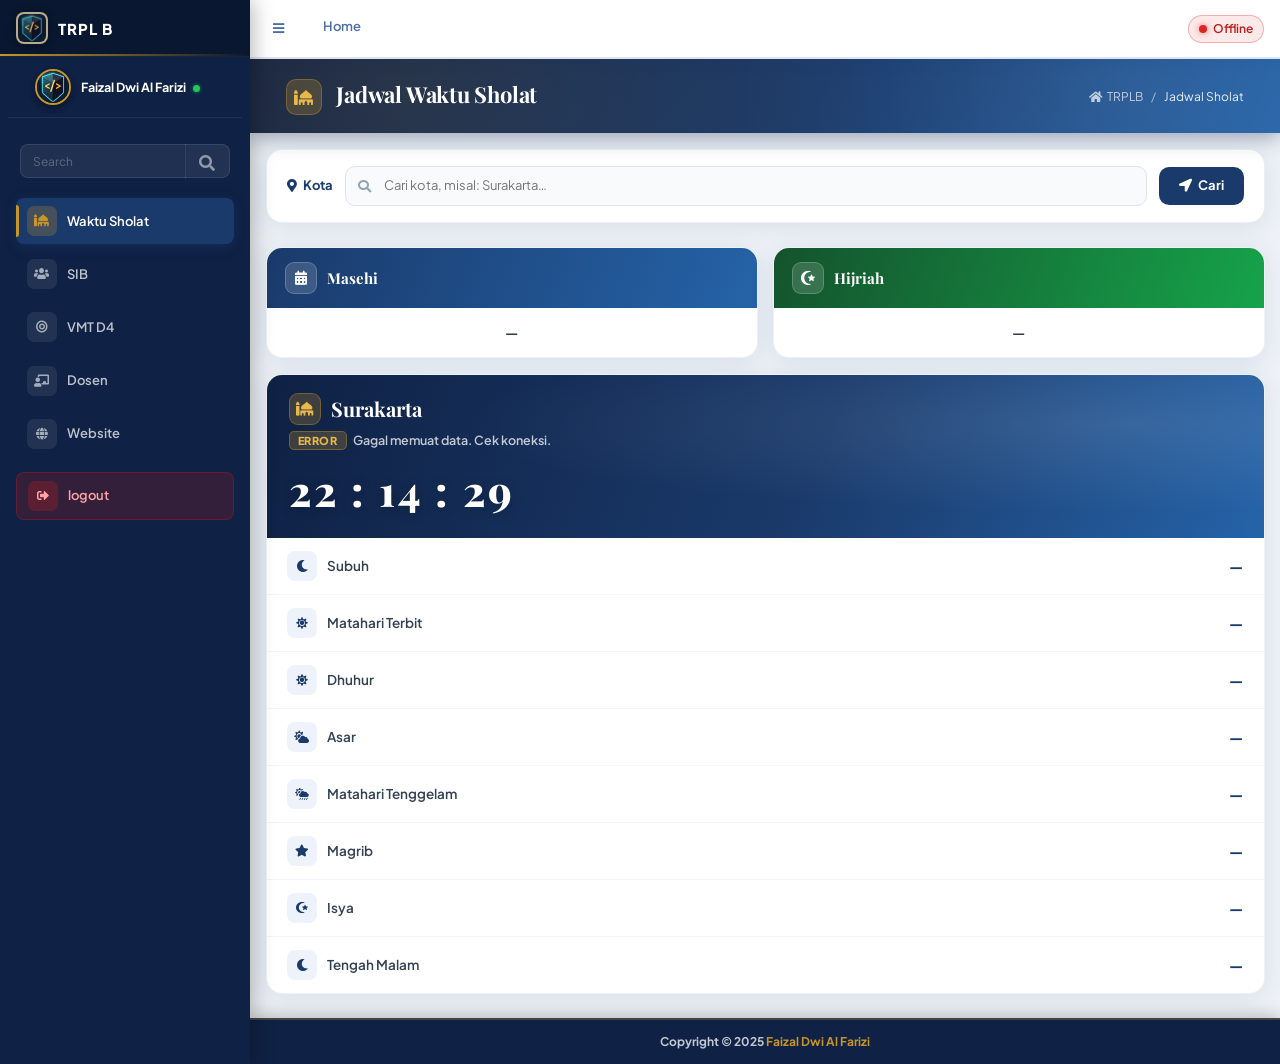
<file: pages/waktu_sholat.html>
<!DOCTYPE html>
<html lang="id">

<head>
	<meta charset="utf-8" />
	<meta content="width=device-width, initial-scale=1.0" name="viewport" />
	<title>Waktu Sholat — SIB</title>
	<meta name="author" content="Faizal Dwi Al Farizi" />

	<!-- Favicon -->
	<link rel="shortcut icon" href="asset/img/logo/sib.ico" type="image/x-icon" />

	<!-- Fonts -->
	<link rel="stylesheet"
		href="https://fonts.googleapis.com/css2?family=Plus+Jakarta+Sans:wght@400;500;600;700;800&family=Playfair+Display:wght@700;800&display=swap" />
	<!-- Font Awesome -->
	<link rel="stylesheet" href="../plugins/fontawesome-free/css/all.min.css" />
	<!-- AdminLTE -->
	<link rel="stylesheet" href="../asset/css/adminlte.min.css" />
	<!-- Custom FDA -->
	<link rel="stylesheet" href="../asset/css/fda.css" />

	<style>
		:root {
			--univ-blue: #1a3a6b;
			--univ-blue2: #2055a4;
			--univ-gold: #c8952a;
			--univ-gold2: #e8b84b;
			--bg-page: #eef2f7;
			--shadow-card: 0 4px 24px rgba(26, 58, 107, .10);
			--shadow-hover: 0 12px 40px rgba(26, 58, 107, .20);
			--card-radius: 16px;
			--green-a: #14532d;
			--green-b: #16a34a;
		}

		* {
			box-sizing: border-box;
		}

		body {
			font-family: 'Plus Jakarta Sans', sans-serif;
			background: var(--bg-page);
		}

		.content-wrapper {
			background: var(--bg-page);
		}

		/* ── Page Header ── */
		.content-header {
			background: linear-gradient(110deg, #0f2144 0%, #1a3a6b 55%, #2563a8 100%);
			padding: 20px 28px 18px;
			box-shadow: 0 4px 20px rgba(15, 33, 68, .4);
			position: relative;
			overflow: hidden;
		}

		.content-header::before {
			content: '';
			position: absolute;
			inset: 0;
			background: radial-gradient(circle at 15% 50%, rgba(200, 149, 42, .12) 0%, transparent 55%),
				radial-gradient(circle at 85% 20%, rgba(255, 255, 255, .06) 0%, transparent 45%);
			pointer-events: none;
		}

		.content-header h1 {
			color: #fff;
			font-family: 'Playfair Display', serif;
			font-size: 22px;
			font-weight: 700;
			margin: 0;
			position: relative;
			letter-spacing: -.01em;
		}

		.content-header h1 .header-icon {
			display: inline-flex;
			align-items: center;
			justify-content: center;
			width: 36px;
			height: 36px;
			border-radius: 10px;
			background: rgba(200, 149, 42, .25);
			border: 1px solid rgba(200, 149, 42, .4);
			font-size: 15px;
			color: var(--univ-gold2);
			margin-right: 10px;
			vertical-align: middle;
		}

		.content-header .breadcrumb {
			background: transparent;
			margin: 0;
			padding: 0;
			position: relative;
		}

		.content-header .breadcrumb-item,
		.content-header .breadcrumb-item+.breadcrumb-item::before {
			color: rgba(255, 255, 255, .55);
			font-size: 12px;
		}

		.content-header .breadcrumb-item.active {
			color: rgba(255, 255, 255, .9);
		}

		.content-header .breadcrumb-item a {
			color: rgba(255, 255, 255, .7);
			text-decoration: none;
		}

		/* ── Kota search card ── */
		.search-card {
			background: #fff;
			border-radius: var(--card-radius);
			box-shadow: var(--shadow-card);
			border: 1px solid rgba(221, 228, 240, .6);
			padding: 16px 20px;
			display: flex;
			align-items: center;
			gap: 12px;
		}

		.search-card label {
			font-size: 13px;
			font-weight: 700;
			color: var(--univ-blue);
			white-space: nowrap;
			margin: 0;
		}

		.search-card .search-inner {
			flex: 1;
			position: relative;
		}

		.search-card .search-inner i {
			position: absolute;
			left: 13px;
			top: 50%;
			transform: translateY(-50%);
			color: #94a3b8;
			font-size: 13px;
			pointer-events: none;
		}

		.search-card input {
			width: 100%;
			padding: 9px 14px 9px 38px;
			border-radius: 10px;
			border: 1.5px solid #dde4f0;
			background: #f8fafc;
			font-family: 'Plus Jakarta Sans', sans-serif;
			font-size: 13px;
			outline: none;
			transition: border .2s, box-shadow .2s;
			color: #1e293b;
		}

		.search-card input:focus {
			border-color: var(--univ-blue);
			box-shadow: 0 0 0 3px rgba(26, 58, 107, .09);
			background: #fff;
		}

		.search-card .btn-search {
			padding: 9px 20px;
			border-radius: 10px;
			background: var(--univ-blue);
			color: #fff;
			font-size: 13px;
			font-weight: 700;
			border: none;
			cursor: pointer;
			font-family: 'Plus Jakarta Sans', sans-serif;
			transition: background .18s, transform .15s;
			white-space: nowrap;
		}

		.search-card .btn-search:hover {
			background: var(--univ-blue2);
			transform: translateY(-1px);
		}

		/* ── Date cards ── */
		.date-card {
			border-radius: var(--card-radius);
			overflow: hidden;
			box-shadow: var(--shadow-card);
			border: 1px solid rgba(221, 228, 240, .5);
			background: #fff;
			animation: fadeUp .35s both;
		}

		.date-card:nth-child(1) {
			animation-delay: 50ms;
		}

		.date-card:nth-child(2) {
			animation-delay: 110ms;
		}

		.date-card-head {
			padding: 14px 18px;
			display: flex;
			align-items: center;
			gap: 10px;
		}

		.date-card-head.masehi {
			background: linear-gradient(110deg, #1a3a6b 0%, #2563a8 100%);
		}

		.date-card-head.hijriah {
			background: linear-gradient(110deg, #14532d 0%, #16a34a 100%);
		}

		.date-card-head .dc-icon {
			width: 32px;
			height: 32px;
			border-radius: 9px;
			background: rgba(255, 255, 255, .15);
			border: 1px solid rgba(255, 255, 255, .2);
			display: flex;
			align-items: center;
			justify-content: center;
			font-size: 14px;
			color: #fff;
			flex-shrink: 0;
		}

		.date-card-head h5 {
			font-family: 'Playfair Display', serif;
			font-size: 15px;
			font-weight: 700;
			color: #fff;
			margin: 0;
		}

		.date-card-body {
			padding: 14px 18px;
			font-size: 14px;
			font-weight: 600;
			color: #1e293b;
			text-align: center;
			letter-spacing: .01em;
		}

		/* ── Main clock card ── */
		.clock-card {
			border-radius: var(--card-radius);
			overflow: hidden;
			box-shadow: var(--shadow-card);
			border: 1px solid rgba(221, 228, 240, .5);
			background: #fff;
			animation: fadeUp .38s .17s both;
		}

		.clock-card-head {
			background: linear-gradient(110deg, #0f2144 0%, #1a3a6b 55%, #2563a8 100%);
			padding: 18px 22px 16px;
			position: relative;
			overflow: hidden;
		}

		.clock-card-head::before {
			content: '';
			position: absolute;
			inset: 0;
			background: radial-gradient(ellipse at 85% 30%, rgba(255, 255, 255, .1) 0%, transparent 55%);
			pointer-events: none;
		}

		.clock-city {
			font-family: 'Playfair Display', serif;
			font-size: 20px;
			font-weight: 700;
			color: #fff;
			margin: 0 0 6px;
			position: relative;
			display: flex;
			align-items: center;
			gap: 10px;
		}

		.clock-city .city-icon {
			width: 32px;
			height: 32px;
			border-radius: 9px;
			background: rgba(200, 149, 42, .25);
			border: 1px solid rgba(200, 149, 42, .4);
			display: flex;
			align-items: center;
			justify-content: center;
			font-size: 14px;
			color: var(--univ-gold2);
		}

		#waktu-selanjutnya {
			font-size: 12.5px;
			font-weight: 600;
			color: rgba(255, 255, 255, .75);
			margin: 0;
			position: relative;
		}

		#waktu-selanjutnya span.next-label {
			background: rgba(200, 149, 42, .25);
			border: 1px solid rgba(200, 149, 42, .4);
			color: var(--univ-gold2);
			font-weight: 800;
			font-size: 11px;
			letter-spacing: .06em;
			padding: 2px 8px;
			border-radius: 5px;
			margin-right: 6px;
		}

		#waktu {
			font-size: 42px;
			font-weight: 800;
			color: #fff;
			letter-spacing: .06em;
			font-family: 'Playfair Display', serif;
			margin: 10px 0 0;
			position: relative;
			text-shadow: 0 2px 12px rgba(0, 0, 0, .25);
		}

		/* ── Prayer time table ── */
		.prayer-table {
			width: 100%;
			border-collapse: collapse;
		}

		.prayer-table tr {
			border-bottom: 1px solid #f1f5fb;
			transition: background .15s;
		}

		.prayer-table tr:last-child {
			border-bottom: none;
		}

		.prayer-table tr:hover {
			background: #f8fafc;
		}

		.prayer-table td {
			padding: 13px 20px;
			font-size: 13.5px;
			font-weight: 600;
			color: #334155;
		}

		.prayer-table td:first-child {
			display: flex;
			align-items: center;
			gap: 10px;
		}

		.prayer-table td:last-child {
			text-align: right;
			font-weight: 800;
			color: var(--univ-blue);
			font-size: 14px;
			letter-spacing: .02em;
		}

		.prayer-icon {
			width: 30px;
			height: 30px;
			border-radius: 8px;
			background: #eef2fb;
			color: var(--univ-blue);
			display: inline-flex;
			align-items: center;
			justify-content: center;
			font-size: 12px;
			flex-shrink: 0;
		}

		/* Active prayer row */
		.prayer-table tr.active-prayer {
			background: linear-gradient(90deg, rgba(26, 58, 107, .06) 0%, transparent 100%);
		}

		.prayer-table tr.active-prayer td {
			color: var(--univ-blue);
		}

		.prayer-table tr.active-prayer td:last-child {
			color: var(--univ-blue2);
		}

		.prayer-table tr.active-prayer .prayer-icon {
			background: rgba(26, 58, 107, .12);
			color: var(--univ-blue);
		}

		.next-badge {
			display: inline-flex;
			align-items: center;
			background: var(--univ-blue);
			color: #fff;
			font-size: 9px;
			font-weight: 800;
			letter-spacing: .08em;
			padding: 2px 8px;
			border-radius: 20px;
			margin-left: 6px;
		}

		@keyframes fadeUp {
			from {
				opacity: 0;
				transform: translateY(16px);
			}

			to {
				opacity: 1;
				transform: translateY(0);
			}
		}

		/* ── Footer ── */
		footer#footer,
		.main-footer {
			font-family: 'Plus Jakarta Sans', sans-serif !important;
			font-size: 12px !important;
			justify-content: center !important;
			text-align: center !important;
			flex-wrap: nowrap !important;
			white-space: nowrap !important;
			gap: 4px !important;
		}

		footer#footer .float-right,
		.main-footer .float-right {
			display: none !important;
		}

		/* ── Back to Top ── */
		.back-to-top {
			position: fixed;
			bottom: 24px;
			right: 24px;
			width: 42px;
			height: 42px;
			border-radius: 50%;
			background: var(--univ-blue);
			color: #fff;
			box-shadow: 0 4px 16px rgba(26, 58, 107, .35);
			opacity: 0;
			visibility: hidden;
			transform: translateY(10px);
			transition: opacity .25s, visibility .25s, transform .25s, background .18s;
			z-index: 9999;
			text-decoration: none;
			display: flex;
			align-items: center;
			justify-content: center;
			font-size: 22px;
		}

		.back-to-top:hover {
			background: var(--univ-blue2);
			color: #fff;
			transform: translateY(-2px);
			box-shadow: 0 8px 22px rgba(26, 58, 107, .45);
		}

		.back-to-top.show {
			opacity: 1;
			visibility: visible;
			transform: translateY(0);
		}

		.back-to-top .bi-arrow-up-short::before {
			content: "\2191";
			font-style: normal;
			font-size: 20px;
			font-weight: 700;
			line-height: 1;
			font-family: sans-serif;
		}

		@media (max-width: 576px) {
			.search-card {
				flex-wrap: wrap;
			}

			.search-card label {
				flex: 0 0 100%;
			}

			#waktu {
				font-size: 32px;
			}
		}
	</style>
</head>

<body class="hold-transition sidebar-mini">
	<div class="wrapper">

		<!-- Navbar -->
		<nav class="main-header navbar navbar-expand navbar-white navbar-light" id="navbar"></nav>
		<script src="../asset/js/layouts/navbar.js"></script>

		<!-- Sidebar -->
		<aside class="main-sidebar sidebar-dark-teal elevation-4" id="sidebar"></aside>
		<script src="../asset/js/layouts/sidebar.js"></script>

		<!-- Content Wrapper -->
		<div class="content-wrapper">

			<!-- Page Header -->
			<section class="content-header mb-3">
				<div class="container-fluid">
					<div class="row align-items-center">
						<div class="col-sm-7">
							<h1>
								<span class="header-icon"><i class="fas fa-mosque"></i></span>
								Jadwal Waktu Sholat
							</h1>
						</div>
						<div class="col-sm-5">
							<ol class="breadcrumb float-sm-right">
								<li class="breadcrumb-item"><a href="waktu_sholat.html"><i
											class="fas fa-home mr-1"></i>TRPLB</a></li>
								<li class="breadcrumb-item active">Jadwal Sholat</li>
							</ol>
						</div>
					</div>
				</div>
			</section>

			<!-- Main Content -->
			<section class="content">
				<div class="container-fluid">

					<!-- Search Kota -->
					<div class="search-card mb-4">
						<label><i class="fas fa-map-marker-alt mr-1"></i> Kota</label>
						<div class="search-inner">
							<i class="fas fa-search"></i>
							<input type="search" id="searchInput" placeholder="Cari kota, misal: Surakarta…"
								autocomplete="off" />
						</div>
						<button class="btn-search" onclick="searchCity()">
							<i class="fas fa-location-arrow mr-1"></i> Cari
						</button>
					</div>

					<!-- Date row -->
					<div class="row mb-3">
						<div class="col-12 col-sm-6 mb-3 mb-sm-0">
							<div class="date-card">
								<div class="date-card-head masehi">
									<div class="dc-icon"><i class="fas fa-calendar-alt"></i></div>
									<h5>Masehi</h5>
								</div>
								<div class="date-card-body" id="masehi">—</div>
							</div>
						</div>
						<div class="col-12 col-sm-6">
							<div class="date-card">
								<div class="date-card-head hijriah">
									<div class="dc-icon"><i class="fas fa-star-and-crescent"></i></div>
									<h5>Hijriah</h5>
								</div>
								<div class="date-card-body" id="hijriah">—</div>
							</div>
						</div>
					</div>

					<!-- Clock + prayer times -->
					<div class="clock-card mb-4">
						<div class="clock-card-head">
							<p class="clock-city">
								<span class="city-icon"><i class="fas fa-mosque"></i></span>
								<span id="city-name">Surakarta</span>
							</p>
							<p id="waktu-selanjutnya">
								<span class="next-label">BERIKUTNYA</span>Memuat…
							</p>
							<div id="waktu">00 : 00 : 00</div>
						</div>

						<table class="prayer-table">
							<tbody>
								<tr id="row-subuh">
									<td><span class="prayer-icon"><i class="fas fa-moon"></i></span>Subuh</td>
									<td id="subuh">—</td>
								</tr>
								<tr id="row-terbit">
									<td><span class="prayer-icon"><i class="fas fa-sun"></i></span>Matahari Terbit</td>
									<td id="terbit">—</td>
								</tr>
								<tr id="row-dhuhur">
									<td><span class="prayer-icon"><i class="fas fa-sun"></i></span>Dhuhur</td>
									<td id="dhuhur">—</td>
								</tr>
								<tr id="row-asar">
									<td><span class="prayer-icon"><i class="fas fa-cloud-sun"></i></span>Asar</td>
									<td id="asar">—</td>
								</tr>
								<tr id="row-tenggelam">
									<td><span class="prayer-icon"><i class="fas fa-cloud-sun-rain"></i></span>Matahari
										Tenggelam</td>
									<td id="tenggelam">—</td>
								</tr>
								<tr id="row-magrib">
									<td><span class="prayer-icon"><i class="fas fa-star"></i></span>Magrib</td>
									<td id="magrib">—</td>
								</tr>
								<tr id="row-isya">
									<td><span class="prayer-icon"><i class="fas fa-star-and-crescent"></i></span>Isya
									</td>
									<td id="isya">—</td>
								</tr>
								<tr id="row-tengahMalam">
									<td><span class="prayer-icon"><i class="fas fa-moon"></i></span>Tengah Malam</td>
									<td id="tengahMalam">—</td>
								</tr>
							</tbody>
						</table>
					</div>

				</div>
			</section>
		</div><!-- /.content-wrapper -->

		<!-- Footer -->
		<footer class="main-footer" id="footer"></footer>
		<script src="../asset/js/layouts/footer.js"></script>

		<!-- Back to Top -->
		<a href="#" class="back-to-top d-flex align-items-center justify-content-center">
			<i class="bi bi-arrow-up-short"></i>
		</a>

	</div><!-- /.wrapper -->

	<!-- jQuery -->
	<script src="../plugins/jquery/jquery.min.js"></script>
	<!-- Bootstrap 4 -->
	<script src="../plugins/bootstrap/js/bootstrap.bundle.min.js"></script>
	<!-- AdminLTE -->
	<script src="../asset/js/adminlte.min.js"></script>

	<script>
		/* ── Clock ── */
		setInterval(() => {
			const now = new Date();
			const h = String(now.getHours()).padStart(2, '0');
			const m = String(now.getMinutes()).padStart(2, '0');
			const s = String(now.getSeconds()).padStart(2, '0');
			document.getElementById('waktu').innerText = `${h} : ${m} : ${s}`;
		}, 1000);

		/* ── City search ── */
		let currentCity = 'Surakarta';

		function searchCity() {
			const val = document.getElementById('searchInput').value.trim();
			if (val) {
				currentCity = val;
				document.getElementById('city-name').innerText = val;
				getPrayerTimes(val);
			}
		}
		document.getElementById('searchInput').addEventListener('keydown', function (e) {
			if (e.key === 'Enter') searchCity();
		});

		/* ── Adjust times ── */
		function adjustTime(data, type) {
			let [jam, menit] = data.split(':').map(Number);
			if (type === 'subuh') menit -= 21;
			if (type === 'asar') menit += 1;
			if (type === 'isya') menit += 12;
			if (menit < 0) {
				jam -= 1;
				menit += 60;
			}
			if (menit >= 60) {
				jam += 1;
				menit -= 60;
			}
			return `${String(jam).padStart(2,'0')}:${String(menit).padStart(2,'0')}`;
		}

		function convertToDate(timeStr) {
			const now = new Date();
			const [h, m] = timeStr.split(':');
			return new Date(now.getFullYear(), now.getMonth(), now.getDate(), +h, +m);
		}

		/* ── LocalStorage helpers ── */
		const LS_KEY = 'waktu_sholat_cache';

		function getTodayDateStr() {
			const now = new Date();
			return `${now.getFullYear()}-${now.getMonth()+1}-${now.getDate()}`;
		}

		function saveToCache(city, data) {
			try {
				const cache = {
					city: city.toLowerCase(),
					date: getTodayDateStr(),
					data: data
				};
				localStorage.setItem(LS_KEY, JSON.stringify(cache));
			} catch (e) {
				console.warn('Gagal menyimpan ke localStorage:', e);
			}
		}

		function loadFromCache(city) {
			try {
				const raw = localStorage.getItem(LS_KEY);
				if (!raw) return null;
				const cache = JSON.parse(raw);
				// Cache valid jika kota sama dan tanggal hari ini
				if (
					cache.city === city.toLowerCase() &&
					cache.date === getTodayDateStr()
				) {
					return cache.data;
				}
			} catch (e) {
				console.warn('Gagal membaca localStorage:', e);
			}
			return null;
		}

		/* ── Render prayer data ke DOM ── */
		function renderPrayerData(data) {
			const t = data.timings;
			document.getElementById('subuh').innerText = t.Fajr;
			document.getElementById('terbit').innerText = t.Sunrise;
			document.getElementById('dhuhur').innerText = t.Dhuhr;
			document.getElementById('asar').innerText = t.Asr;
			document.getElementById('tenggelam').innerText = t.Sunset;
			document.getElementById('magrib').innerText = t.Maghrib;
			document.getElementById('isya').innerText = t.Isha;
			document.getElementById('tengahMalam').innerText = t.Midnight;

			const g = data.date.gregorian;
			const h = data.date.hijri;
			document.getElementById('masehi').innerText =
				`${g.weekday.en}, ${g.day} ${g.month.en} ${g.year}`;
			document.getElementById('hijriah').innerText =
				`${h.weekday.en}, ${h.day} ${h.month.en} ${h.year}`;

			startCountdown(t);
		}

		/* ── Fetch prayer times (dengan cache localStorage) ── */
		function getPrayerTimes(city = 'Surakarta') {
			// Cek cache dulu
			const cached = loadFromCache(city);
			if (cached) {
				console.log(`[Cache] Memuat waktu sholat "${city}" dari localStorage.`);
				renderPrayerData(cached);
				return;
			}

			// Jika tidak ada cache / kadaluarsa → fetch API
			console.log(`[API] Mengambil waktu sholat "${city}" dari server...`);
			fetch(`https://api.aladhan.com/v1/timingsByCity?city=${encodeURIComponent(city)}&country=Indonesia&method=2`)
				.then(r => r.json())
				.then(apiData => {
					const t = apiData.data.timings;
					t.Fajr = adjustTime(t.Fajr, 'subuh');
					t.Asr = adjustTime(t.Asr, 'asar');
					t.Isha = adjustTime(t.Isha, 'isya');

					// Simpan ke localStorage sebelum render
					saveToCache(city, apiData.data);

					renderPrayerData(apiData.data);
				})
				.catch(() => {
					// Fallback: coba tampilkan cache lama (beda hari) jika ada
					try {
						const raw = localStorage.getItem(LS_KEY);
						if (raw) {
							const oldCache = JSON.parse(raw);
							if (oldCache.city === city.toLowerCase()) {
								console.warn('[Fallback] Menampilkan cache lama karena gagal fetch.');
								renderPrayerData(oldCache.data);
								document.getElementById('waktu-selanjutnya').innerHTML =
									'<span class="next-label">CACHE</span>Data offline (kemarin). Cek koneksi.';
								return;
							}
						}
					} catch (e) {}
					document.getElementById('waktu-selanjutnya').innerHTML =
						'<span class="next-label">ERROR</span>Gagal memuat data. Cek koneksi.';
				});
		}

		/* ── Countdown ── */
		function startCountdown(t) {
			const prayers = [{
					name: 'Subuh',
					id: 'row-subuh',
					time: convertToDate(t.Fajr)
				},
				{
					name: 'Matahari Terbit',
					id: 'row-terbit',
					time: convertToDate(t.Sunrise)
				},
				{
					name: 'Dhuhur',
					id: 'row-dhuhur',
					time: convertToDate(t.Dhuhr)
				},
				{
					name: 'Asar',
					id: 'row-asar',
					time: convertToDate(t.Asr)
				},
				{
					name: 'Matahari Tenggelam',
					id: 'row-tenggelam',
					time: convertToDate(t.Sunset)
				},
				{
					name: 'Magrib',
					id: 'row-magrib',
					time: convertToDate(t.Maghrib)
				},
				{
					name: 'Isya',
					id: 'row-isya',
					time: convertToDate(t.Isha)
				},
				{
					name: 'Tengah Malam',
					id: 'row-tengahMalam',
					time: convertToDate(t.Midnight)
				},
			];

			// Clear old badges
			document.querySelectorAll('.next-badge').forEach(el => el.remove());
			document.querySelectorAll('.prayer-table tr').forEach(r => r.classList.remove('active-prayer'));

			setInterval(() => {
				const now = new Date();
				let next = null;
				for (const p of prayers) {
					if (now < p.time) {
						next = p;
						break;
					}
				}

				// Reset highlights
				document.querySelectorAll('.prayer-table tr').forEach(r => r.classList.remove('active-prayer'));
				document.querySelectorAll('.next-badge').forEach(el => el.remove());

				if (next) {
					const diff = Math.floor((next.time - now) / 60000);
					const jam = Math.floor(diff / 60);
					const menit = diff % 60;
					const label = jam > 0 ? `${jam} jam ${menit} menit` : `${menit} menit`;

					document.getElementById('waktu-selanjutnya').innerHTML =
						`<span class="next-label">BERIKUTNYA</span>${next.name} dalam ${label}`;

					const row = document.getElementById(next.id);
					if (row) {
						row.classList.add('active-prayer');
						const firstTd = row.querySelector('td');
						if (firstTd) {
							const badge = document.createElement('span');
							badge.className = 'next-badge';
							badge.textContent = 'SELANJUTNYA';
							firstTd.appendChild(badge);
						}
					}
				} else {
					document.getElementById('waktu-selanjutnya').innerHTML =
						'<span class="next-label">INFO</span>Tidak ada waktu sholat berikutnya hari ini';
				}
			}, 1000);
		}

		/* ── Back to Top ── */
		(function () {
			const btn = document.querySelector('.back-to-top');
			window.addEventListener('scroll', () => btn.classList.toggle('show', window.scrollY > 200), {
				passive: true
			});
			btn.addEventListener('click', e => {
				e.preventDefault();
				window.scrollTo({
					top: 0,
					behavior: 'smooth'
				});
			});
		})();

		/* ── Init ── */
		getPrayerTimes('Surakarta');
	</script>
</body>

</html>
</file>
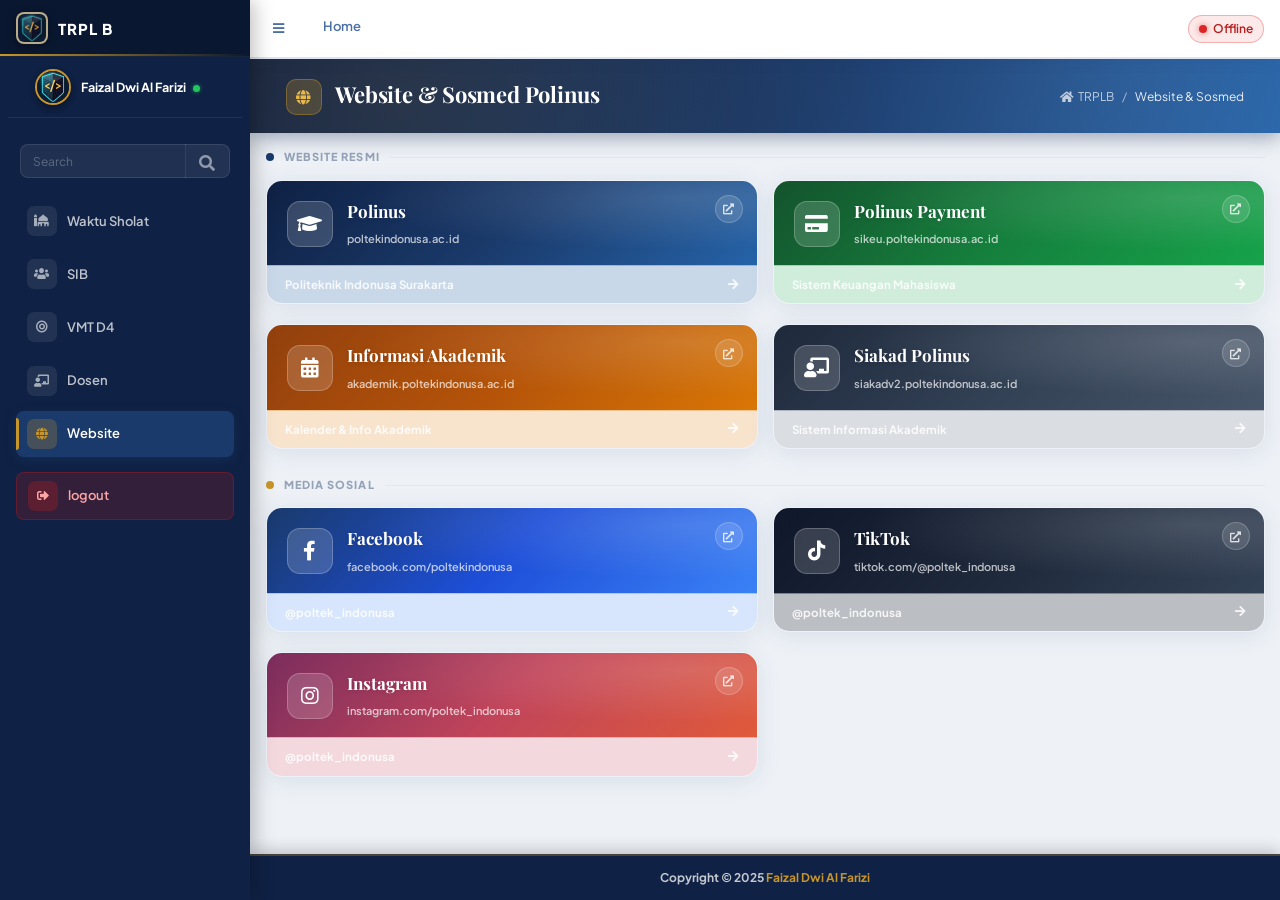
<file: pages/ws.html>
<!DOCTYPE html>
<html lang="id">

<head>
	<meta charset="utf-8" />
	<meta content="width=device-width, initial-scale=1.0" name="viewport" />
	<title>Website & Sosmed — Polinus</title>
	<meta name="author" content="Faizal Dwi Al Farizi" />

	<link rel="shortcut icon" href="asset/img/logo/sib.ico" type="image/x-icon" />
	<link rel="stylesheet"
		href="https://fonts.googleapis.com/css2?family=Plus+Jakarta+Sans:wght@400;500;600;700;800&family=Playfair+Display:wght@700;800&display=swap" />
	<link rel="stylesheet" href="../plugins/fontawesome-free/css/all.min.css" />
	<link rel="stylesheet" href="../asset/css/adminlte.min.css" />
	<link rel="stylesheet" href="../asset/css/fda.css" />

	<style>
		:root {
			--univ-blue: #1a3a6b;
			--univ-blue2: #2055a4;
			--univ-gold: #c8952a;
			--univ-gold2: #e8b84b;
			--bg-page: #eef2f7;
			--card-radius: 16px;
			--shadow-card: 0 4px 24px rgba(26, 58, 107, .10);
			--shadow-hover: 0 12px 40px rgba(26, 58, 107, .22);
		}

		* {
			box-sizing: border-box;
		}

		body {
			font-family: 'Plus Jakarta Sans', sans-serif;
			background: var(--bg-page);
		}

		.content-wrapper {
			background: var(--bg-page);
		}

		/* ── Page Header ── */
		.content-header {
			background: linear-gradient(110deg, #0f2144 0%, #1a3a6b 55%, #2563a8 100%);
			padding: 20px 28px 18px;
			box-shadow: 0 4px 20px rgba(15, 33, 68, .4);
			position: relative;
			overflow: hidden;
		}

		.content-header::before {
			content: '';
			position: absolute;
			inset: 0;
			background: radial-gradient(circle at 15% 50%, rgba(200, 149, 42, .12) 0%, transparent 55%),
				radial-gradient(circle at 85% 20%, rgba(255, 255, 255, .06) 0%, transparent 45%);
			pointer-events: none;
		}

		.content-header h1 {
			color: #fff;
			font-family: 'Playfair Display', serif;
			font-size: 22px;
			font-weight: 700;
			margin: 0;
			position: relative;
			letter-spacing: -.01em;
		}

		.content-header h1 .header-icon {
			display: inline-flex;
			align-items: center;
			justify-content: center;
			width: 36px;
			height: 36px;
			border-radius: 10px;
			background: rgba(200, 149, 42, .25);
			border: 1px solid rgba(200, 149, 42, .4);
			font-size: 15px;
			color: var(--univ-gold2);
			margin-right: 10px;
			vertical-align: middle;
		}

		.content-header .breadcrumb {
			background: transparent;
			margin: 0;
			padding: 0;
			position: relative;
		}

		.content-header .breadcrumb-item,
		.content-header .breadcrumb-item+.breadcrumb-item::before {
			color: rgba(255, 255, 255, .55);
			font-size: 12px;
		}

		.content-header .breadcrumb-item.active {
			color: rgba(255, 255, 255, .9);
		}

		.content-header .breadcrumb-item a {
			color: rgba(255, 255, 255, .7);
			text-decoration: none;
		}

		/* ── Section label ── */
		.section-label {
			display: flex;
			align-items: center;
			gap: 10px;
			margin-bottom: 14px;
			font-size: 11px;
			font-weight: 800;
			letter-spacing: .1em;
			text-transform: uppercase;
			color: #94a3b8;
		}

		.section-label::after {
			content: '';
			flex: 1;
			height: 1px;
			background: #e2e8f0;
		}

		.section-label .sl-dot {
			width: 8px;
			height: 8px;
			border-radius: 50%;
			flex-shrink: 0;
		}

		/* ── Link Cards ── */
		.ws-card {
			border-radius: var(--card-radius);
			overflow: hidden;
			box-shadow: var(--shadow-card);
			border: 1px solid rgba(221, 228, 240, .5);
			background: #fff;
			display: flex;
			flex-direction: column;
			transition: transform .22s cubic-bezier(.34, 1.56, .64, 1), box-shadow .22s;
			animation: fadeUp .38s both;
			text-decoration: none !important;
			margin-bottom: 20px;
		}

		.ws-card:hover {
			transform: translateY(-5px);
			box-shadow: var(--shadow-hover);
			text-decoration: none !important;
		}

		@keyframes fadeUp {
			from {
				opacity: 0;
				transform: translateY(16px);
			}

			to {
				opacity: 1;
				transform: translateY(0);
			}
		}

		.ws-card-head {
			padding: 20px 20px 16px;
			position: relative;
			display: flex;
			align-items: flex-start;
			gap: 14px;
			overflow: hidden;
		}

		.ws-card-head::before {
			content: '';
			position: absolute;
			inset: 0;
			background: radial-gradient(ellipse at 85% 20%, rgba(255, 255, 255, .14) 0%, transparent 55%);
			pointer-events: none;
		}

		/* Icon box */
		.ws-icon-box {
			width: 46px;
			height: 46px;
			border-radius: 13px;
			background: rgba(255, 255, 255, .16);
			border: 1px solid rgba(255, 255, 255, .22);
			display: flex;
			align-items: center;
			justify-content: center;
			font-size: 20px;
			color: #fff;
			flex-shrink: 0;
			position: relative;
		}

		.ws-card-head-text {
			position: relative;
		}

		.ws-card-head-text h4 {
			font-family: 'Playfair Display', serif;
			font-size: 17px;
			font-weight: 700;
			color: #fff;
			margin: 0 0 4px;
			text-shadow: 0 1px 4px rgba(0, 0, 0, .15);
		}

		.ws-card-head-text .ws-url {
			font-size: 11px;
			font-weight: 600;
			color: rgba(255, 255, 255, .7);
			word-break: break-all;
			line-height: 1.4;
		}

		.ws-ext-icon {
			position: absolute;
			top: 14px;
			right: 14px;
			width: 28px;
			height: 28px;
			border-radius: 50%;
			background: rgba(255, 255, 255, .12);
			border: 1px solid rgba(255, 255, 255, .2);
			display: flex;
			align-items: center;
			justify-content: center;
			font-size: 11px;
			color: rgba(255, 255, 255, .8);
		}

		/* Footer strip */
		.ws-card-foot {
			padding: 10px 18px;
			background: rgba(0, 0, 0, .06);
			border-top: 1px solid rgba(255, 255, 255, .12);
			font-size: 11.5px;
			font-weight: 700;
			color: rgba(255, 255, 255, .85);
			display: flex;
			align-items: center;
			justify-content: space-between;
		}

		.ws-card-foot i {
			font-size: 12px;
		}

		/* Color themes */
		.wc-blue .ws-card-head {
			background: linear-gradient(135deg, #0f2144 0%, #1a3a6b 50%, #2563a8 100%);
		}

		.wc-green .ws-card-head {
			background: linear-gradient(135deg, #14532d 0%, #15803d 50%, #16a34a 100%);
		}

		.wc-orange .ws-card-head {
			background: linear-gradient(135deg, #92400e 0%, #b45309 50%, #d97706 100%);
		}

		.wc-slate .ws-card-head {
			background: linear-gradient(135deg, #1e293b 0%, #334155 50%, #475569 100%);
		}

		.wc-fb .ws-card-head {
			background: linear-gradient(135deg, #1a3a6b 0%, #1d4ed8 50%, #3b82f6 100%);
		}

		.wc-tiktok .ws-card-head {
			background: linear-gradient(135deg, #0f172a 0%, #1e293b 50%, #334155 100%);
		}

		.wc-ig .ws-card-head {
			background: linear-gradient(135deg, #7b2d5e 0%, #c0445a 50%, #e05a3a 100%);
		}

		.wc-blue .ws-card-foot {
			background: rgba(37, 99, 168, .25);
			border-top-color: rgba(37, 99, 168, .3);
		}

		.wc-green .ws-card-foot {
			background: rgba(22, 163, 74, .2);
			border-top-color: rgba(22, 163, 74, .3);
		}

		.wc-orange .ws-card-foot {
			background: rgba(217, 119, 6, .2);
			border-top-color: rgba(217, 119, 6, .3);
		}

		.wc-slate .ws-card-foot {
			background: rgba(71, 85, 105, .2);
			border-top-color: rgba(71, 85, 105, .3);
		}

		.wc-fb .ws-card-foot {
			background: rgba(59, 130, 246, .2);
			border-top-color: rgba(59, 130, 246, .3);
		}

		.wc-tiktok .ws-card-foot {
			background: rgba(30, 41, 59, .3);
			border-top-color: rgba(30, 41, 59, .4);
		}

		.wc-ig .ws-card-foot {
			background: rgba(192, 68, 90, .2);
			border-top-color: rgba(192, 68, 90, .3);
		}

		/* ── Footer ── */
		footer#footer,
		.main-footer {
			font-family: 'Plus Jakarta Sans', sans-serif !important;
			font-size: 12px !important;
			justify-content: center !important;
			text-align: center !important;
			flex-wrap: nowrap !important;
			white-space: nowrap !important;
			gap: 4px !important;
		}

		footer#footer .float-right,
		.main-footer .float-right {
			display: none !important;
		}

		/* ── Back to Top ── */
		.back-to-top {
			position: fixed;
			bottom: 24px;
			right: 24px;
			width: 42px;
			height: 42px;
			border-radius: 50%;
			background: var(--univ-blue);
			color: #fff;
			font-size: 22px;
			box-shadow: 0 4px 16px rgba(26, 58, 107, .35);
			opacity: 0;
			visibility: hidden;
			transform: translateY(10px);
			transition: opacity .25s, visibility .25s, transform .25s, background .18s;
			z-index: 9999;
			text-decoration: none;
			display: flex;
			align-items: center;
			justify-content: center;
		}

		.back-to-top:hover {
			background: var(--univ-blue2);
			color: #fff;
			transform: translateY(-2px);
		}

		.back-to-top.show {
			opacity: 1;
			visibility: visible;
			transform: translateY(0);
		}

		.back-to-top .bi-arrow-up-short::before {
			content: "\2191";
			font-style: normal;
			font-size: 20px;
			font-weight: 700;
			line-height: 1;
			font-family: sans-serif;
		}
	</style>
</head>

<body class="hold-transition sidebar-mini">
	<div class="wrapper">

		<nav class="main-header navbar navbar-expand navbar-white navbar-light" id="navbar"></nav>
		<script src="../asset/js/layouts/navbar.js"></script>

		<aside class="main-sidebar sidebar-dark-teal elevation-4" id="sidebar"></aside>
		<script src="../asset/js/layouts/sidebar.js"></script>

		<div class="content-wrapper">

			<!-- Page Header -->
			<section class="content-header mb-3">
				<div class="container-fluid">
					<div class="row align-items-center">
						<div class="col-sm-7">
							<h1>
								<span class="header-icon"><i class="fas fa-globe"></i></span>
								Website &amp; Sosmed Polinus
							</h1>
						</div>
						<div class="col-sm-5">
							<ol class="breadcrumb float-sm-right">
								<li class="breadcrumb-item"><a href="waktu_sholat.html"><i
											class="fas fa-home mr-1"></i>TRPLB</a></li>
								<li class="breadcrumb-item active">Website &amp; Sosmed</li>
							</ol>
						</div>
					</div>
				</div>
			</section>

			<section class="content">
				<div class="container-fluid">

					<!-- Website Resmi -->
					<div class="section-label">
						<span class="sl-dot" style="background:#1a3a6b"></span>
						Website Resmi
					</div>
					<div class="row" id="ws-resmi-row"></div>

					<!-- Media Sosial -->
					<div class="section-label mt-2">
						<span class="sl-dot" style="background:#c8952a"></span>
						Media Sosial
					</div>
					<div class="row" id="ws-sosmed-row"></div>

				</div>
			</section>
		</div><!-- /.content-wrapper -->

		<footer class="main-footer" id="footer"></footer>
		<script src="../asset/js/layouts/footer.js"></script>

		<a href="#" class="back-to-top d-flex align-items-center justify-content-center">
			<i class="bi bi-arrow-up-short"></i>
		</a>

	</div><!-- /.wrapper -->

	<script src="../plugins/jquery/jquery.min.js"></script>
	<script src="../plugins/bootstrap/js/bootstrap.bundle.min.js"></script>
	<script src="../asset/js/adminlte.min.js"></script>
	<script src="../asset/data/ws.js"></script>

	<script>
		(function () {
			const btn = document.querySelector('.back-to-top');
			window.addEventListener('scroll', () => btn.classList.toggle('show', window.scrollY > 200), {
				passive: true
			});
			btn.addEventListener('click', e => {
				e.preventDefault();
				window.scrollTo({
					top: 0,
					behavior: 'smooth'
				});
			});
		})();
	</script>
</body>

</html>
</file>
<file: asset/css/fda.css>
/*
 * fda.css — Custom Theme: Navbar · Sidebar · Footer
 * Sistem Informasi B | Faizal Dwi Al Farizi
 * Tema: Academic / University — Angkatan 2021
 * Load setelah adminlte.min.css
 */

/* ════════════════════════════════════════
   VARIABEL
════════════════════════════════════════ */
:root {
  --nav-height: 57px;

  /* Navbar */
  --nav-bg: #ffffff;
  --nav-border: #dde4f0;
  --nav-text: #1a3a6b;
  --nav-icon: #4b6fa5;
  --nav-hover: #f0f4fb;

  /* Sidebar */
  --sb-bg: #0f2144;
  --sb-brand-bg: #091730;
  --sb-gold: #c8952a;
  --sb-text: rgba(255, 255, 255, .72);
  --sb-hover: rgba(255, 255, 255, .07);
  --sb-active: #1a3a6b;

  /* Footer */
  --ft-bg: #0f2144;
  --ft-text: rgba(255, 255, 255, .5);
  --ft-gold: #c8952a;
  --ft-border: rgba(200, 149, 42, .3);
}


/* ════════════════════════════════════════
   NAVBAR
   Diisi oleh navbar.js → #navbar
   HTML: pushmenu button + "Home" link
════════════════════════════════════════ */

.main-header.navbar {
  background: var(--nav-bg) !important;
  border-bottom: 2px solid var(--nav-border);
  box-shadow: 0 2px 14px rgba(26, 58, 107, .08);
  min-height: var(--nav-height);
  padding: 0;
}

/* Tombol hamburger */
.main-header .nav-link[data-widget="pushmenu"] {
  color: var(--nav-icon);
  font-size: 17px;
  width: var(--nav-height);
  height: var(--nav-height);
  display: flex !important;
  align-items: center;
  justify-content: center;
  border-bottom: 3px solid transparent;
  transition: background .18s, color .18s;
}

.main-header .nav-link[data-widget="pushmenu"]:hover {
  background: var(--nav-hover);
  color: var(--nav-text);
}

/* Link teks (Home, dll) */
.main-header .navbar-nav .nav-link {
  color: var(--nav-icon);
  font-size: 13px;
  font-weight: 600;
  padding: 0 16px;
  height: var(--nav-height);
  display: flex !important;
  align-items: center;
  border-bottom: 3px solid transparent;
  letter-spacing: .01em;
  transition: background .18s, color .18s, border-color .18s;
}

.main-header .navbar-nav .nav-link:hover {
  background: var(--nav-hover);
  color: var(--nav-text);
  border-bottom-color: var(--sb-gold);
}

/* Hapus border-bottom pada pushmenu */
.main-header .nav-link[data-widget="pushmenu"] {
  border-bottom: none !important;
  padding: 0 !important;
}


/* ════════════════════════════════════════
   SIDEBAR
   Diisi oleh sidebar.js → #sidebar
   HTML: brand-link · user-panel · search · nav
════════════════════════════════════════ */

/* Container */
.main-sidebar {
  background: var(--sb-bg) !important;
  box-shadow: 3px 0 20px rgba(0, 0, 0, .28) !important;
}

/* ── Brand: logo sib.webp + "TRPL B" ── */
.brand-link {
  background: var(--sb-brand-bg) !important;
  border-bottom: 1px solid rgba(255, 255, 255, .06) !important;
  padding: 11px 16px !important;
  min-height: var(--nav-height);
  display: flex !important;
  align-items: center !important;
  gap: 10px !important;
  text-decoration: none !important;
  position: relative;
  transition: background .18s !important;
}

.brand-link:hover {
  background: rgba(255, 255, 255, .03) !important;
}

/* Garis emas di bawah brand */
.brand-link::after {
  content: '';
  position: absolute;
  bottom: 0;
  left: 0;
  right: 0;
  height: 2px;
  background: linear-gradient(90deg, var(--sb-gold) 0%, transparent 100%);
}

.brand-link .brand-image {
  width: 32px !important;
  height: 32px !important;
  border-radius: 8px !important;
  margin: 0 !important;
  border: 2px solid rgba(200, 149, 42, .45) !important;
  box-shadow: 0 2px 8px rgba(0, 0, 0, .4) !important;
  object-fit: cover !important;
  flex-shrink: 0;
}

.brand-link .brand-text {
  font-size: 15px !important;
  font-weight: 800 !important;
  color: #fff !important;
  letter-spacing: .06em !important;
  white-space: nowrap !important;
  line-height: 1 !important;
}

/* ── User panel: foto + "Faizal Dwi Al Farizi" ── */
.sidebar .user-panel {
  align-items: center;
  padding: 12px 14px !important;
  border-bottom: 1px solid rgba(255, 255, 255, .07) !important;
  margin-top: 0 !important;
}

.sidebar .user-panel .image {
  margin-right: 0;
}

.sidebar .user-panel .image img {
  width: 36px !important;
  height: 36px !important;
  border-radius: 50% !important;
  border: 2px solid var(--sb-gold) !important;
  object-fit: cover !important;
}

.sidebar .user-panel .info {
  padding-left: 10px;
  line-height: 1;
}

.sidebar .user-panel .info a {
  color: #fff !important;
  font-size: 12.5px !important;
  font-weight: 700 !important;
  text-decoration: none !important;
  white-space: nowrap !important;
  display: block !important;
}

.sidebar .user-panel .info a:hover {
  color: var(--sb-gold) !important;
}

/* Dot status online setelah nama */
.sidebar .user-panel .info a::after {
  content: '';
  display: inline-block;
  width: 7px;
  height: 7px;
  border-radius: 50%;
  background: #22c55e;
  box-shadow: 0 0 4px rgba(34, 197, 94, .6);
  margin-left: 7px;
  vertical-align: middle;
}

/* ── Search form ── */
.sidebar .form-inline {
  padding: 10px 12px 6px !important;
}

.sidebar .form-control-sidebar {
  background: rgba(255, 255, 255, .07) !important;
  border: 1px solid rgba(255, 255, 255, .1) !important;
  border-right: none !important;
  color: #fff !important;
  border-radius: 8px 0 0 8px !important;
  font-size: 12px !important;
  height: 34px !important;
  transition: background .18s, border-color .18s !important;
}

.sidebar .form-control-sidebar::placeholder {
  color: rgba(255, 255, 255, .28) !important;
}

.sidebar .form-control-sidebar:focus {
  background: rgba(255, 255, 255, .12) !important;
  border-color: var(--sb-gold) !important;
  box-shadow: none !important;
  color: #fff !important;
}

.sidebar .btn-sidebar {
  background: rgba(255, 255, 255, .08) !important;
  border: 1px solid rgba(255, 255, 255, .1) !important;
  border-left: none !important;
  color: rgba(255, 255, 255, .5) !important;
  border-radius: 0 8px 8px 0 !important;
  height: 34px !important;
  transition: background .18s, color .18s !important;
}

.sidebar .btn-sidebar:hover {
  background: rgba(200, 149, 42, .18) !important;
  color: var(--sb-gold) !important;
}

/* ── Nav menu (nav-pills nav-sidebar) ── */
.nav-sidebar {
  padding: 4px 8px 12px !important;
}

/* nav-item */
.nav-sidebar .nav-item {
  margin: 2px 0 !important;
  border-radius: 8px !important;
}

/* nav-link */
.nav-sidebar .nav-item>.nav-link {
  width: inherit !important;
  border-radius: 8px !important;
  padding: 8px 10px !important;
  color: var(--sb-text) !important;
  font-size: 13px !important;
  font-weight: 600 !important;
  display: flex !important;
  align-items: center !important;
  gap: 0 !important;
  position: relative !important;
  transition: background .18s, color .18s !important;
}

.nav-sidebar .nav-item>.nav-link:hover {
  background: var(--sb-hover) !important;
  color: #fff !important;
}

/* Icon kotak (fa-mosque, fa-users, fa-bullseye, dll) */
.nav-sidebar .nav-item>.nav-link>.nav-icon {
  width: 30px !important;
  height: 30px !important;
  border-radius: 7px !important;
  background: rgba(255, 255, 255, .08) !important;
  display: inline-flex !important;
  align-items: center !important;
  justify-content: center !important;
  font-size: 12px !important;
  color: rgba(255, 255, 255, .6) !important;
  flex-shrink: 0 !important;
  margin-right: 10px !important;
  transition: background .18s, color .18s !important;
}

.nav-sidebar .nav-item>.nav-link:hover>.nav-icon {
  background: rgba(200, 149, 42, .18) !important;
  color: var(--sb-gold) !important;
}

/* Teks label */
.nav-sidebar .nav-item>.nav-link>p {
  margin: 0 !important;
  line-height: 1 !important;
  flex: 1;
}

/* ── State AKTIF ── */
.nav-sidebar .nav-item>.nav-link.active {
  background: var(--sb-active) !important;
  color: #fff !important;
  box-shadow: 0 3px 12px rgba(26, 58, 107, .45) !important;
}

.nav-sidebar .nav-item>.nav-link.active>.nav-icon {
  background: rgba(200, 149, 42, .25) !important;
  color: var(--sb-gold) !important;
}

/* Garis emas kiri */
.nav-sidebar .nav-item>.nav-link.active::before {
  content: '';
  position: absolute;
  left: 0;
  top: 7px;
  bottom: 7px;
  width: 3px;
  border-radius: 0 3px 3px 0;
  background: var(--sb-gold);
}

/* ── Logout item (class bg-danger dari sidebar.js) ── */
.nav-sidebar .nav-item.bg-danger {
  background: transparent !important;
  margin-top: 10px !important;
}

.nav-sidebar .nav-item.bg-danger>.nav-link {
  background: rgba(185, 28, 28, .22) !important;
  color: #fca5a5 !important;
  border: 1px solid rgba(185, 28, 28, .35) !important;
}

.nav-sidebar .nav-item.bg-danger>.nav-link:hover {
  background: rgba(185, 28, 28, .4) !important;
  color: #fff !important;
}

.nav-sidebar .nav-item.bg-danger>.nav-link>.nav-icon {
  background: rgba(185, 28, 28, .3) !important;
  color: #fca5a5 !important;
}

/* ── Scrollbar ── */
.sidebar {
  scrollbar-width: thin;
  scrollbar-color: rgba(255, 255, 255, .1) transparent;
}

.sidebar::-webkit-scrollbar {
  width: 4px;
}

.sidebar::-webkit-scrollbar-track {
  background: transparent;
}

.sidebar::-webkit-scrollbar-thumb {
  background: rgba(255, 255, 255, .1);
  border-radius: 4px;
}

.sidebar::-webkit-scrollbar-thumb:hover {
  background: rgba(255, 255, 255, .2);
}


/* ════════════════════════════════════════
   FOOTER
   Diisi oleh footer.js → #footer
   HTML: .float-right "Version 1.0.0"
         + "Copyright © 2025 <a>Faizal...</a>. All rights reserved."
════════════════════════════════════════ */

footer#footer,
.main-footer {
  background: var(--ft-bg) !important;
  border-top: 2px solid var(--ft-border) !important;
  padding: 13px 24px !important;
  color: var(--ft-text) !important;
  font-family: 'Nunito', 'Source Sans Pro', sans-serif !important;
  font-size: 12px !important;
  box-shadow: 0 -3px 16px rgba(0, 0, 0, .22) !important;
  display: flex !important;
  align-items: center !important;
  min-height: 46px;
}

/* "Copyright © 2025" — teks biasa */
footer#footer strong,
.main-footer strong {
  color: rgba(255, 255, 255, .75) !important;
  font-weight: 700 !important;
}

/* Link nama Faizal */
footer#footer a,
.main-footer a {
  color: var(--ft-gold) !important;
  font-weight: 700 !important;
  text-decoration: none !important;
  transition: color .18s !important;
}

footer#footer a:hover,
.main-footer a:hover {
  color: #e0b050 !important;
  text-decoration: underline !important;
}

/* "Version 1.0.0" di kanan */
footer#footer .float-right,
.main-footer .float-right {
  color: rgba(255, 255, 255, .3) !important;
  font-size: 11px !important;
  font-weight: 600 !important;
  letter-spacing: .04em !important;
}

footer#footer .float-right b,
.main-footer .float-right b {
  color: var(--ft-gold) !important;
}

/* Back to up */
.back-to-top {
  position: fixed;
  bottom: 24px;
  right: 24px;
  width: 42px;
  height: 42px;
  border-radius: 50%;
  background: #1a3a6b;
  color: #fff;
  /* font-size: 22px; */
  box-shadow: 0 4px 16px rgba(26, 58, 107, .35);
  opacity: 0;
  visibility: hidden;
  transform: translateY(10px);
  transition: opacity .25s, visibility .25s, transform .25s, background .18s;
  z-index: 9999;
  text-decoration: none;
}

.back-to-top:hover {
  background: #2055a4;
  color: #fff;
  text-decoration: none;
  transform: translateY(-2px);
  box-shadow: 0 8px 22px rgba(26, 58, 107, .45);
}

.back-to-top.show {
  opacity: 1;
  visibility: visible;
  transform: translateY(0);
}

/* Arrow icon via CSS — fallback jika Bootstrap Icons belum di-load */
.back-to-top .bi-arrow-up-short::before {
  content: "\2191";
  font-style: normal;
  font-size: 20px;
  font-weight: 700;
  line-height: 1;
  font-family: sans-serif;
}
</file>
